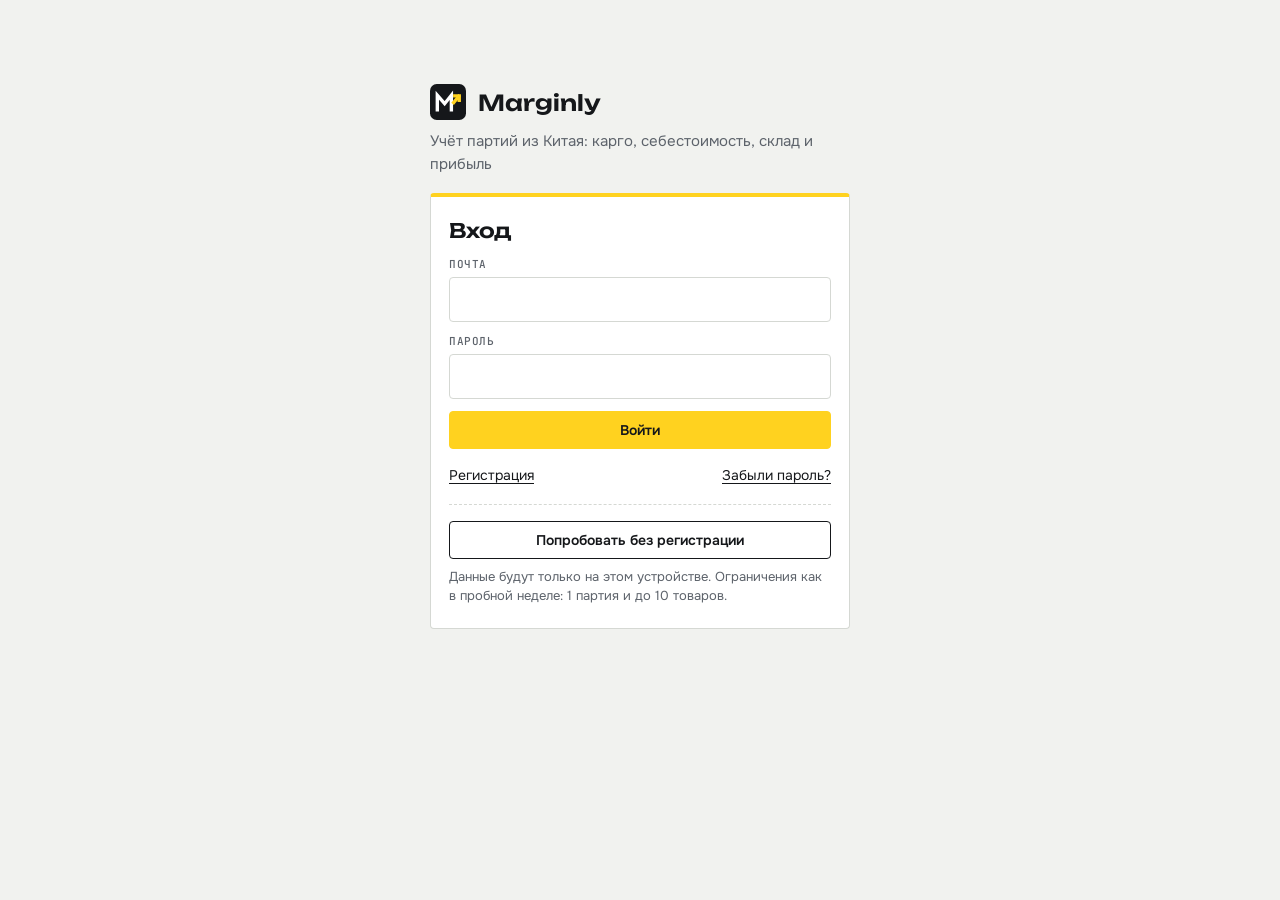
<file: marginly/server/web/index.html>
<!doctype html>
<html lang="ru">
<head>
<meta charset="utf-8">
<meta name="viewport" content="width=device-width, initial-scale=1, viewport-fit=cover">
<meta name="color-scheme" content="light dark">
<meta name="theme-color" content="#15171a">
<title>Marginly</title>
<meta name="description" content="Учёт партий из Китая: карго, себестоимость, склад, заказы и прибыль">
<link rel="icon" href="favicon.svg" type="image/svg+xml">
<style>
@font-face {
  font-family: 'JetBrains Mono';
  font-style: normal;
  font-weight: 400;
  font-display: swap;
  src: url(fonts/JetBrainsMono-400-cyrillic-b1b041.woff2) format('woff2');
  unicode-range: U+0301, U+0400-045F, U+0490-0491, U+04B0-04B1, U+2116;
}
@font-face {
  font-family: 'JetBrains Mono';
  font-style: normal;
  font-weight: 400;
  font-display: swap;
  src: url(fonts/JetBrainsMono-400-latin-480c06.woff2) format('woff2');
  unicode-range: U+0000-00FF, U+0131, U+0152-0153, U+02BB-02BC, U+02C6, U+02DA, U+02DC, U+0304, U+0308, U+0329, U+2000-206F, U+20AC, U+2122, U+2191, U+2193, U+2212, U+2215, U+FEFF, U+FFFD;
}
@font-face {
  font-family: 'JetBrains Mono';
  font-style: normal;
  font-weight: 500;
  font-display: swap;
  src: url(fonts/JetBrainsMono-500-cyrillic-b1b041.woff2) format('woff2');
  unicode-range: U+0301, U+0400-045F, U+0490-0491, U+04B0-04B1, U+2116;
}
@font-face {
  font-family: 'JetBrains Mono';
  font-style: normal;
  font-weight: 500;
  font-display: swap;
  src: url(fonts/JetBrainsMono-500-latin-480c06.woff2) format('woff2');
  unicode-range: U+0000-00FF, U+0131, U+0152-0153, U+02BB-02BC, U+02C6, U+02DA, U+02DC, U+0304, U+0308, U+0329, U+2000-206F, U+20AC, U+2122, U+2191, U+2193, U+2212, U+2215, U+FEFF, U+FFFD;
}
@font-face {
  font-family: 'Onest';
  font-style: normal;
  font-weight: 400;
  font-display: swap;
  src: url(fonts/Onest-400-cyrillic-4c7562.woff2) format('woff2');
  unicode-range: U+0301, U+0400-045F, U+0490-0491, U+04B0-04B1, U+2116;
}
@font-face {
  font-family: 'Onest';
  font-style: normal;
  font-weight: 400;
  font-display: swap;
  src: url(fonts/Onest-400-latin-cebbb5.woff2) format('woff2');
  unicode-range: U+0000-00FF, U+0131, U+0152-0153, U+02BB-02BC, U+02C6, U+02DA, U+02DC, U+0304, U+0308, U+0329, U+2000-206F, U+20AC, U+2122, U+2191, U+2193, U+2212, U+2215, U+FEFF, U+FFFD;
}
@font-face {
  font-family: 'Onest';
  font-style: normal;
  font-weight: 500;
  font-display: swap;
  src: url(fonts/Onest-500-cyrillic-4c7562.woff2) format('woff2');
  unicode-range: U+0301, U+0400-045F, U+0490-0491, U+04B0-04B1, U+2116;
}
@font-face {
  font-family: 'Onest';
  font-style: normal;
  font-weight: 500;
  font-display: swap;
  src: url(fonts/Onest-500-latin-cebbb5.woff2) format('woff2');
  unicode-range: U+0000-00FF, U+0131, U+0152-0153, U+02BB-02BC, U+02C6, U+02DA, U+02DC, U+0304, U+0308, U+0329, U+2000-206F, U+20AC, U+2122, U+2191, U+2193, U+2212, U+2215, U+FEFF, U+FFFD;
}
@font-face {
  font-family: 'Onest';
  font-style: normal;
  font-weight: 600;
  font-display: swap;
  src: url(fonts/Onest-600-cyrillic-4c7562.woff2) format('woff2');
  unicode-range: U+0301, U+0400-045F, U+0490-0491, U+04B0-04B1, U+2116;
}
@font-face {
  font-family: 'Onest';
  font-style: normal;
  font-weight: 600;
  font-display: swap;
  src: url(fonts/Onest-600-latin-cebbb5.woff2) format('woff2');
  unicode-range: U+0000-00FF, U+0131, U+0152-0153, U+02BB-02BC, U+02C6, U+02DA, U+02DC, U+0304, U+0308, U+0329, U+2000-206F, U+20AC, U+2122, U+2191, U+2193, U+2212, U+2215, U+FEFF, U+FFFD;
}
@font-face {
  font-family: 'Onest';
  font-style: normal;
  font-weight: 700;
  font-display: swap;
  src: url(fonts/Onest-700-cyrillic-4c7562.woff2) format('woff2');
  unicode-range: U+0301, U+0400-045F, U+0490-0491, U+04B0-04B1, U+2116;
}
@font-face {
  font-family: 'Onest';
  font-style: normal;
  font-weight: 700;
  font-display: swap;
  src: url(fonts/Onest-700-latin-cebbb5.woff2) format('woff2');
  unicode-range: U+0000-00FF, U+0131, U+0152-0153, U+02BB-02BC, U+02C6, U+02DA, U+02DC, U+0304, U+0308, U+0329, U+2000-206F, U+20AC, U+2122, U+2191, U+2193, U+2212, U+2215, U+FEFF, U+FFFD;
}
@font-face {
  font-family: 'Unbounded';
  font-style: normal;
  font-weight: 500;
  font-display: swap;
  src: url(fonts/Unbounded-500-cyrillic-c86556.woff2) format('woff2');
  unicode-range: U+0301, U+0400-045F, U+0490-0491, U+04B0-04B1, U+2116;
}
@font-face {
  font-family: 'Unbounded';
  font-style: normal;
  font-weight: 500;
  font-display: swap;
  src: url(fonts/Unbounded-500-latin-06f2e4.woff2) format('woff2');
  unicode-range: U+0000-00FF, U+0131, U+0152-0153, U+02BB-02BC, U+02C6, U+02DA, U+02DC, U+0304, U+0308, U+0329, U+2000-206F, U+20AC, U+2122, U+2191, U+2193, U+2212, U+2215, U+FEFF, U+FFFD;
}
@font-face {
  font-family: 'Unbounded';
  font-style: normal;
  font-weight: 600;
  font-display: swap;
  src: url(fonts/Unbounded-600-cyrillic-c86556.woff2) format('woff2');
  unicode-range: U+0301, U+0400-045F, U+0490-0491, U+04B0-04B1, U+2116;
}
@font-face {
  font-family: 'Unbounded';
  font-style: normal;
  font-weight: 600;
  font-display: swap;
  src: url(fonts/Unbounded-600-latin-06f2e4.woff2) format('woff2');
  unicode-range: U+0000-00FF, U+0131, U+0152-0153, U+02BB-02BC, U+02C6, U+02DA, U+02DC, U+0304, U+0308, U+0329, U+2000-206F, U+20AC, U+2122, U+2191, U+2193, U+2212, U+2215, U+FEFF, U+FFFD;
}

[hidden] { display: none !important; }
img { max-width: 100%; }
/* Складская накладная: бумага, чернила, жёлтая грузовая лента. Плоско, острые углы, цифры моноширинным. */
:root {
  --paper: #f1f2ef;
  --sheet: #ffffff;
  --sheet-2: #e7e9e5;
  --line: #d5d8d3;
  --ink: #15171a;
  --muted: #5d636b;
  --tape: #ffd21f;
  --tape-ink: #15171a;
  --pos: #0b7a4b;
  --neg: #c2362f;
  --link: #15171a;
  --f-display: "Unbounded", "Onest", system-ui, sans-serif;
  --f-body: "Onest", system-ui, -apple-system, "Segoe UI", Roboto, sans-serif;
  --f-mono: "JetBrains Mono", ui-monospace, "SFMono-Regular", Menlo, Consolas, monospace;
  --r: 4px;
  --nav-h: 62px;
  color-scheme: light;
}
@media (prefers-color-scheme: dark) {
  :root:not([data-theme="light"]) {
    --paper: #111214; --sheet: #1a1c1f; --sheet-2: #24272b; --line: #2e3237;
    --ink: #eceeef; --muted: #959ba3; --tape: #f2c419; --tape-ink: #111214;
    --pos: #3fcb8b; --neg: #ff7a6b; --link: #eceeef; color-scheme: dark;
  }
}
:root[data-theme="dark"] {
  --paper: #111214; --sheet: #1a1c1f; --sheet-2: #24272b; --line: #2e3237;
  --ink: #eceeef; --muted: #959ba3; --tape: #f2c419; --tape-ink: #111214;
  --pos: #3fcb8b; --neg: #ff7a6b; --link: #eceeef; color-scheme: dark;
}

* { box-sizing: border-box; }
html, body { margin: 0; }
body {
  background: var(--paper); color: var(--ink);
  font: 15px/1.5 var(--f-body);
  -webkit-font-smoothing: antialiased; -webkit-tap-highlight-color: transparent;
}
a { color: var(--link); text-decoration: underline; text-decoration-thickness: 1px; text-underline-offset: 3px; }
h1 { font: 600 22px/1.2 var(--f-display); margin: 0; letter-spacing: -.01em; text-wrap: balance; }
h2 { font: 600 16px/1.3 var(--f-body); margin: 0; }
h3 { font: 500 12px/1.4 var(--f-mono); margin: 0 0 8px; color: var(--muted); text-transform: uppercase; letter-spacing: .06em; }
.num, .calc .v, td.num { font-family: var(--f-mono); font-variant-numeric: tabular-nums; letter-spacing: -.02em; }
.muted { color: var(--muted); }
.pos { color: var(--pos); }
.neg { color: var(--neg); }
.small { font-size: 13px; }

/* ── каркас ── */
.layout { min-height: 100vh; }
.view { padding: 16px 16px calc(var(--nav-h) + 24px + env(safe-area-inset-bottom)); max-width: 1080px; margin: 0 auto; }
.nav {
  position: fixed; left: 0; right: 0; bottom: 0; z-index: 20;
  display: flex; justify-content: space-around; align-items: stretch;
  height: calc(var(--nav-h) + env(safe-area-inset-bottom)); padding-bottom: env(safe-area-inset-bottom);
  background: var(--sheet); border-top: 1px solid var(--line);
}
.nav .brand { display: none; }
.nav a {
  flex: 1; display: flex; flex-direction: column; align-items: center; justify-content: center; gap: 3px;
  color: var(--muted); font-size: 11px; font-weight: 500; text-decoration: none; position: relative;
}
.nav a svg { width: 21px; height: 21px; fill: none; stroke: currentColor; stroke-width: 1.7; stroke-linecap: square; stroke-linejoin: miter; }
.nav a.active { color: var(--ink); }
.nav a.active::before { content: ""; position: absolute; top: -1px; left: 22%; right: 22%; height: 3px; background: var(--tape); }

@media (min-width: 900px) {
  .layout { display: grid; grid-template-columns: 216px 1fr; }
  .nav {
    position: sticky; top: 0; height: 100vh; flex-direction: column; justify-content: flex-start;
    gap: 0; padding: 18px 0; border-top: 0; border-right: 1px solid var(--line);
  }
  .nav .brand { display: flex; align-items: center; gap: 10px; font: 600 16px var(--f-display); padding: 2px 20px 22px; }
  .nav .brand svg, .nav .brand img { width: 28px; height: 28px; }
  .nav a { flex: none; flex-direction: row; justify-content: flex-start; gap: 12px; padding: 11px 20px; font-size: 14px; }
  .nav a:hover { color: var(--ink); background: var(--sheet-2); }
  .nav a.active { background: var(--sheet-2); }
  .nav a.active::before { top: 0; bottom: 0; left: 0; right: auto; width: 4px; height: auto; }
  .view { padding: 30px 36px 48px; width: 100%; }
}

.page-head { display: flex; align-items: flex-end; justify-content: space-between; gap: 12px; margin: 4px 0 20px; flex-wrap: wrap; padding-bottom: 14px; border-bottom: 2px solid var(--ink); }
.back { display: inline-flex; align-items: center; gap: 4px; color: var(--muted); font: 500 12px var(--f-mono); text-transform: uppercase; letter-spacing: .05em; margin-bottom: 8px; text-decoration: none; }
.section { margin: 30px 0 0; }
.row { display: flex; align-items: center; gap: 8px; flex-wrap: wrap; }
.spacer { flex: 1; }

/* ── блоки ── */
.card { background: var(--sheet); border: 1px solid var(--line); border-radius: var(--r); padding: 16px; }
.card + .card { margin-top: 8px; }
.grid { display: grid; gap: 0; }

/* итоговые цифры — как строка в накладной: ячейки через линию */
.kpis { grid-template-columns: repeat(2, minmax(0, 1fr)); gap: 1px; background: var(--line); border: 1px solid var(--line); border-radius: var(--r); overflow: hidden; }
@media (min-width: 700px) { .kpis { grid-template-columns: repeat(4, minmax(0, 1fr)); } }
.kpis.three { grid-template-columns: repeat(3, minmax(0, 1fr)); }
.kpis > .card { border: 0; border-radius: 0; margin: 0; }
.kpi { padding: 14px 16px; }
.kpi .label { color: var(--muted); font: 500 11px/1.4 var(--f-mono); text-transform: uppercase; letter-spacing: .05em; }
.kpi .value { font: 500 21px/1.25 var(--f-mono); margin-top: 6px; letter-spacing: -.03em; }
.kpi .hint { color: var(--muted); font-size: 12px; margin-top: 4px; }
.kpi.hero { grid-column: 1 / -1; padding: 18px 16px 20px; }
.kpi.hero .value { font: 600 38px/1.1 var(--f-display); letter-spacing: -.02em; margin-top: 8px; }
@media (min-width: 700px) { .kpi.hero .value { font-size: 46px; } }

/* предупреждение — полоса грузовой ленты */
.alert { position: relative; background: var(--sheet); border: 1px solid var(--line); border-radius: var(--r); padding: 12px 14px 12px 30px; font-weight: 500; display: flex; gap: 10px; align-items: center; overflow: hidden; }
.alert::before { content: ""; position: absolute; left: 0; top: 0; bottom: 0; width: 14px;
  background: repeating-linear-gradient(-45deg, var(--tape) 0 6px, var(--tape-ink) 6px 12px); }
.alert a { color: inherit; }

/* шкала окупаемости — с делениями, как линейка */
.progress { height: 10px; background: var(--sheet-2); margin-top: 12px; position: relative; border-radius: 1px; overflow: hidden; }
.progress > div { height: 100%; background: var(--pos); }
.progress::after { content: ""; position: absolute; inset: 0; background: repeating-linear-gradient(90deg, transparent 0 calc(10% - 1px), var(--sheet) calc(10% - 1px) 10%); }

.list-link { display: block; color: inherit; text-decoration: none; }
a.card.list-link:hover { border-color: var(--ink); }
.list-link:active { opacity: .7; }

/* ── расчёт ── */
.calc { display: grid; grid-template-columns: 1fr auto; gap: 7px 16px; }
.calc .k { color: var(--muted); }
.calc .v { text-align: right; }
.calc .sep { grid-column: 1 / -1; border-top: 1px dashed var(--line); margin: 4px 0; }
.calc .strong { font-weight: 600; color: var(--ink); }
@media (min-width: 700px) { .calc.two { grid-template-columns: 1fr auto 1fr auto; column-gap: 28px; } }

.chips { display: flex; gap: 6px; flex-wrap: wrap; }
.chip { display: inline-flex; align-items: center; gap: 4px; padding: 2px 7px; border-radius: 2px; border: 1px solid var(--line); background: transparent; font: 500 11.5px/1.5 var(--f-mono); color: var(--muted); white-space: nowrap; }
.chip.ok { color: var(--pos); border-color: currentColor; }
.chip.bad { color: var(--neg); border-color: currentColor; }
.chip.warn { color: var(--tape-ink); background: var(--tape); border-color: var(--tape); }
.chip.accent { color: var(--ink); border-color: var(--ink); }
button.chip { cursor: pointer; }

/* ── товары ── */
.item { display: grid; grid-template-columns: 72px 1fr; gap: 14px; align-items: start; }
.thumb {
  width: 72px; height: 72px; border-radius: 2px; background: var(--sheet-2);
  display: flex; align-items: center; justify-content: center; color: var(--muted);
  font: 500 10px/1.2 var(--f-mono); text-transform: uppercase; letter-spacing: .04em; text-align: center;
  border: 1px dashed var(--line); padding: 4px; cursor: pointer; overflow: hidden;
}
.thumb:has(img) { border-style: solid; padding: 0; }
.thumb img { width: 100%; height: 100%; object-fit: cover; }
.item-title { font-weight: 600; font-size: 16px; }
.item-meta { display: grid; grid-template-columns: repeat(auto-fill, minmax(150px, 1fr)); gap: 4px 14px; margin-top: 10px; font-size: 13px; }
.item-meta div { font-family: var(--f-mono); letter-spacing: -.02em; white-space: nowrap; }
.item-meta div span { color: var(--muted); font-family: var(--f-body); letter-spacing: 0; }
.item-actions { display: flex; gap: 6px; flex-wrap: wrap; margin-top: 12px; }
.yuan { display: flex; align-items: center; gap: 8px; margin-top: 10px; }
.yuan input { width: 110px; font-family: var(--f-mono); }
.yuan.missing input { border-color: var(--tape); box-shadow: inset 0 0 0 1px var(--tape); }

.stock-grid { display: grid; grid-template-columns: repeat(2, minmax(0, 1fr)); gap: 8px; }
@media (min-width: 700px) { .stock-grid { grid-template-columns: repeat(4, minmax(0, 1fr)); } }
.tile { padding: 0; overflow: hidden; cursor: pointer; text-align: left; font: inherit; color: inherit; margin: 0 !important; }
.tile:hover { border-color: var(--ink); }
.tile .ph { aspect-ratio: 1; background: var(--sheet-2); display: flex; align-items: center; justify-content: center; color: var(--muted); font: 500 11px var(--f-mono); text-transform: uppercase; letter-spacing: .05em; border-bottom: 1px solid var(--line); }
.tile .ph img { width: 100%; height: 100%; object-fit: cover; }
.tile .body { padding: 10px 12px 12px; }
.tile .t { font-weight: 600; font-size: 14px; line-height: 1.3; }
.tile .p { font: 500 16px var(--f-mono); margin-top: 4px; letter-spacing: -.02em; }
.tile.soldout { opacity: .5; }

.photos { display: grid; grid-template-columns: repeat(auto-fill, minmax(88px, 1fr)); gap: 8px; }
.photos .ph { position: relative; aspect-ratio: 1; border-radius: 2px; overflow: hidden; background: var(--sheet-2); }
.photos .ph img { width: 100%; height: 100%; object-fit: cover; cursor: zoom-in; }
.photos .ph button { position: absolute; top: 4px; right: 4px; width: 26px; height: 26px; border-radius: 2px; border: 0; background: rgba(0,0,0,.65); color: #fff; cursor: pointer; font-size: 12px; padding: 0; }
.photos label.add { aspect-ratio: 1; border: 1px dashed var(--muted); border-radius: 2px; display: flex; flex-direction: column; align-items: center; justify-content: center; color: var(--muted); cursor: pointer; font: 500 11px var(--f-mono); text-transform: uppercase; gap: 2px; }
.photos label.add b { font: 300 26px var(--f-body); }

/* ── график ── */
.chart { display: flex; gap: 4px; height: 170px; align-items: stretch; }
.chart .col { flex: 1; min-width: 0; display: flex; flex-direction: column; align-items: center; gap: 6px; }
.chart .bars { flex: 1; width: 100%; display: flex; align-items: flex-end; justify-content: center; gap: 2px; border-bottom: 1px solid var(--ink); }
.chart .bars i { width: 36%; max-width: 20px; background: var(--ink); }
.chart .bars i.profit { background: var(--tape); }
.chart .col span { font: 11px var(--f-mono); color: var(--muted); white-space: nowrap; overflow: hidden; text-overflow: ellipsis; max-width: 100%; }
.legend { display: flex; gap: 14px; font-size: 12px; color: var(--muted); margin-top: 8px; }
.legend i { display: inline-block; width: 10px; height: 10px; margin-right: 5px; vertical-align: -1px; }

/* ── формы ── */
button, .btn {
  font: 600 14px var(--f-body); border-radius: var(--r); border: 1px solid var(--ink);
  background: transparent; color: var(--ink); padding: 9px 14px; cursor: pointer; display: inline-flex; align-items: center; gap: 6px; justify-content: center;
}
button:hover { background: var(--sheet-2); }
button:active { transform: translateY(1px); }
button:focus-visible, a:focus-visible, input:focus-visible, select:focus-visible { outline: 2px solid var(--tape); outline-offset: 2px; }
button.primary { background: var(--tape); border-color: var(--tape); color: var(--tape-ink); }
button.primary:hover { filter: brightness(.95); background: var(--tape); }
button.danger { color: var(--neg); border-color: var(--neg); }
button.sm { padding: 6px 11px; font-size: 13px; }
button.block { width: 100%; }
button:disabled { opacity: .4; cursor: default; }
.icon-btn { border: 0; background: transparent; padding: 6px 8px; font-size: 16px; color: var(--muted); }
.icon-btn:hover { color: var(--ink); background: transparent; }

label.f { display: block; margin-bottom: 12px; }
label.f > span { display: block; font: 500 11px/1.4 var(--f-mono); text-transform: uppercase; letter-spacing: .05em; color: var(--muted); margin-bottom: 5px; }
input, select, textarea {
  font: inherit; color: var(--ink); background: var(--sheet); border: 1px solid var(--line);
  border-radius: var(--r); padding: 10px 12px; width: 100%; min-width: 0;
}
input[type="number"] { font-family: var(--f-mono); }
input:focus, select:focus, textarea:focus { outline: none; border-color: var(--ink); }
.f-row { display: grid; grid-template-columns: 1fr 1fr; gap: 10px; }
.f-row.three { grid-template-columns: 1fr 1fr 1fr; }
@media (max-width: 420px) { .f-row.three { grid-template-columns: 1fr 1fr; } }
.hint-line { font-size: 13px; color: var(--muted); margin: -4px 0 12px; }
.seg { display: inline-flex; border: 1px solid var(--ink); border-radius: var(--r); overflow: hidden; }
.seg button { border: 0; border-radius: 0; background: transparent; padding: 7px 12px; font-size: 13px; color: var(--ink); }
.seg button + button { border-left: 1px solid var(--ink); }
.seg button.on { background: var(--ink); color: var(--paper); }
.search { max-width: 320px; }
.check { display: flex; align-items: center; gap: 8px; margin-bottom: 12px; }
.check input { width: auto; accent-color: var(--ink); }

table.t { width: 100%; border-collapse: collapse; font-size: 14px; }
table.t th { text-align: left; font: 500 11px var(--f-mono); text-transform: uppercase; letter-spacing: .05em; color: var(--muted); padding: 8px; border-bottom: 1px solid var(--ink); }
table.t td { padding: 9px 8px; border-bottom: 1px solid var(--line); vertical-align: middle; }
table.t td input { padding: 6px 8px; }

.empty { text-align: center; color: var(--muted); padding: 40px 16px; }
.empty b { display: block; color: var(--ink); font-size: 16px; margin-bottom: 4px; }

/* ── окно ── */
.sheet { position: fixed; inset: 0; z-index: 50; display: flex; align-items: flex-end; justify-content: center; }
.sheet[hidden] { display: none; }
.sheet-backdrop { position: absolute; inset: 0; background: rgba(10, 11, 13, .5); }
.sheet-panel {
  position: relative; background: var(--sheet); width: 100%; max-width: 540px; max-height: 92vh; overflow: auto;
  border-radius: 6px 6px 0 0; border-top: 4px solid var(--tape); padding: 0 16px calc(20px + env(safe-area-inset-bottom));
  animation: up .16s ease-out;
}
@media (min-width: 700px) { .sheet { align-items: center; } .sheet-panel { border-radius: var(--r); padding-bottom: 20px; } }
@keyframes up { from { transform: translateY(20px); opacity: .6; } to { transform: none; opacity: 1; } }
@media (prefers-reduced-motion: reduce) { .sheet-panel { animation: none; } }
.sheet-head { position: sticky; top: 0; background: var(--sheet); display: flex; align-items: center; justify-content: space-between; padding: 14px 0 12px; z-index: 1; border-bottom: 1px solid var(--line); margin-bottom: 14px; }
.sheet-head h2 { font: 600 15px var(--f-display); }

.lightbox { position: fixed; inset: 0; z-index: 60; background: rgba(0,0,0,.92); display: flex; align-items: center; justify-content: center; cursor: zoom-out; }
.lightbox[hidden] { display: none; }
.lightbox img { max-width: 96vw; max-height: 92vh; }

.toast {
  position: fixed; left: 50%; transform: translateX(-50%); bottom: calc(var(--nav-h) + 16px + env(safe-area-inset-bottom));
  background: var(--ink); color: var(--paper); padding: 10px 16px; border-radius: var(--r); border-left: 6px solid var(--tape);
  z-index: 70; font-weight: 500; max-width: calc(100vw - 32px);
}
.toast[hidden] { display: none; }
@media (min-width: 900px) { .toast { bottom: 24px; } }

/* ── склад ── */
.stock-count b { color: var(--ink); font-weight: 500; }
.tile-sell { margin-top: 10px; }
.toast { display: flex; align-items: center; gap: 14px; width: max-content; }
.toast-btn { border: 0; background: var(--tape); color: var(--tape-ink); padding: 6px 10px; font-size: 13px; flex: none; }
.toast-btn:hover { background: var(--tape); filter: brightness(.95); }

.nav a span { white-space: nowrap; }
@media (max-width: 420px) { .nav a { font-size: 10px; } }

/* ── Marginly: вход ── */
body.auth-mode .nav, body.auth-mode .banners { display: none; }
body.auth-mode .layout { display: block; }
body.auth-mode .view { padding-bottom: 32px; }
.auth { max-width: 420px; margin: 0 auto; padding-top: 6vh; }
.auth-brand { display: flex; align-items: center; gap: 12px; font: 600 22px var(--f-display); }
.auth-brand svg, .nav .brand svg { width: 36px; height: 36px; flex: none; }
.nav .brand svg { width: 28px; height: 28px; }
.auth-tag { color: var(--muted); margin: 10px 0 18px; }
.auth-card { padding: 22px 18px; border-top: 4px solid var(--tape); }
.auth-card h1 { font-size: 20px; margin-bottom: 14px; }
.auth-note { color: var(--muted); font-size: 14px; margin: 0 0 14px; }
.auth-links { display: flex; justify-content: space-between; gap: 12px; margin-top: 16px; font-size: 14px; flex-wrap: wrap; }
.auth .check { align-items: flex-start; font-size: 13px; color: var(--muted); }
.auth .check input { margin-top: 3px; }
.code-input { font: 500 24px var(--f-mono); letter-spacing: .3em; text-align: center; }
a.btn { text-decoration: none; }

/* ── плашки ── */
.banners { max-width: 1080px; margin: 0 auto; padding: 12px 16px 0; display: grid; gap: 6px; }
@media (min-width: 900px) { .banners { padding: 20px 36px 0; } }
.banner { background: var(--tape); color: var(--tape-ink); border-radius: var(--r); padding: 9px 12px; font-size: 14px; font-weight: 500; }
.banner a { color: inherit; font-weight: 600; }
.banner.bad { background: var(--neg); color: #fff; }
.banner.muted { background: var(--sheet-2); color: var(--muted); font-weight: 400; }

/* ── главная ── */
.transit { display: flex; justify-content: space-between; align-items: center; gap: 10px; margin-bottom: 10px; flex-wrap: wrap; }
.onboarding { margin-bottom: 12px; border-top: 4px solid var(--tape); }
.onboarding ol { margin: 8px 0 14px; padding-left: 20px; color: var(--muted); display: grid; gap: 4px; }

/* ── заказы ── */
.order { display: grid; grid-template-columns: 56px minmax(0, 1fr) auto; gap: 12px; align-items: center; cursor: pointer; }
.order:hover { border-color: var(--ink); }
.order .thumb.sm { width: 56px; height: 56px; font-size: 9px; cursor: pointer; }
.order-main { display: grid; gap: 3px; min-width: 0; }
.order-main .row { gap: 8px; }
.order-act { display: flex; gap: 6px; }
@media (max-width: 480px) { .order { grid-template-columns: 56px minmax(0, 1fr); } .order-act { grid-column: 2; } }
.thumb.sm { width: 56px; height: 56px; }
.ret-choice { display: grid; gap: 8px; }
.ret-choice button { flex-direction: column; align-items: flex-start; text-align: left; padding: 12px 14px; gap: 2px; }
.ret-choice button span { font-weight: 400; font-size: 13px; opacity: .85; }
button.ghost { border-color: transparent; color: var(--muted); }
button.ghost:hover { color: var(--ink); }
#otabs { flex-wrap: wrap; }
.auth-demo { margin-top: 18px; padding-top: 16px; border-top: 1px dashed var(--line); }
.auth-demo .hint-line { margin: 8px 0 0; }
.auth-server { text-align: center; margin-top: 14px; }

</style>
</head>
<body>
<div class="layout">
    <nav class="nav" id="nav">
      <div class="brand"><svg viewBox="0 0 64 64" aria-hidden="true"><rect width="64" height="64" rx="12" fill="#15171a"/><path d="M13 46V20l13 15 12-15v26" fill="none" stroke="#fff" stroke-width="6" stroke-linejoin="miter" stroke-linecap="square"/><path d="M42 33l9-11" stroke="#ffd21f" stroke-width="6" stroke-linecap="square"/><path d="M44 21h8v8" fill="none" stroke="#ffd21f" stroke-width="6" stroke-linecap="square"/></svg><span>Marginly</span></div>
      <a href="#" data-route="home"><svg viewBox="0 0 24 24"><path d="M3 11l9-7 9 7v9a1 1 0 0 1-1 1h-5v-6H9v6H4a1 1 0 0 1-1-1z"/></svg><span>Главная</span></a>
      <a href="#batches" data-route="batches"><svg viewBox="0 0 24 24"><path d="M21 8l-9-5-9 5 9 5 9-5zM3 8v8l9 5 9-5V8M12 13v8"/></svg><span>Партии</span></a>
      <a href="#stock" data-route="stock"><svg viewBox="0 0 24 24"><path d="M4 4h7v7H4zM13 4h7v7h-7zM4 13h7v7H4zM13 13h7v7h-7z"/></svg><span>Склад</span></a>
      <a href="#orders" data-route="orders"><svg viewBox="0 0 24 24"><path d="M4 19V5M4 19h16M8 15l4-4 3 3 5-6"/></svg><span>Заказы</span></a>
      <a href="#options" data-route="options"><svg viewBox="0 0 24 24"><circle cx="12" cy="12" r="3"/><path d="M19.4 15a1.7 1.7 0 0 0 .3 1.8l.1.1a2 2 0 1 1-2.8 2.8l-.1-.1a1.7 1.7 0 0 0-1.8-.3 1.7 1.7 0 0 0-1 1.5V21a2 2 0 1 1-4 0v-.1a1.7 1.7 0 0 0-1.1-1.5 1.7 1.7 0 0 0-1.8.3l-.1.1a2 2 0 1 1-2.8-2.8l.1-.1a1.7 1.7 0 0 0 .3-1.8 1.7 1.7 0 0 0-1.5-1H3a2 2 0 1 1 0-4h.1a1.7 1.7 0 0 0 1.5-1.1 1.7 1.7 0 0 0-.3-1.8l-.1-.1a2 2 0 1 1 2.8-2.8l.1.1a1.7 1.7 0 0 0 1.8.3H9a1.7 1.7 0 0 0 1-1.5V3a2 2 0 1 1 4 0v.1a1.7 1.7 0 0 0 1 1.5 1.7 1.7 0 0 0 1.8-.3l.1-.1a2 2 0 1 1 2.8 2.8l-.1.1a1.7 1.7 0 0 0-.3 1.8V9a1.7 1.7 0 0 0 1.5 1H21a2 2 0 1 1 0 4h-.1a1.7 1.7 0 0 0-1.5 1z"/></svg><span>Настройки</span></a>
    </nav>
    <main class="main"><div id="banner" class="banners" hidden></div><div id="view" class="view"></div></main>
  </div>
  <div id="sheet" class="sheet" hidden>
    <div class="sheet-backdrop" data-close></div>
    <div class="sheet-panel" role="dialog" aria-modal="true">
      <div class="sheet-head"><h2 id="sheet-title"></h2><button class="icon-btn" data-close aria-label="Закрыть">✕</button></div>
      <div id="sheet-body" class="sheet-body"></div>
    </div>
  </div>
  <div id="lightbox" class="lightbox" hidden><img alt=""></div>
  <div id="toast" class="toast" hidden></div>
  <script>
'use strict';
/* Данные и расчёты Marginly. Хранилище — DB (см. sync.js), фото — ASSETS.
   Заказы: ordered → shipped → sold, или cancelled / returned (restock | writeoff). */

const DEFAULTS = {
  cny_markup: 0.5, usd_rate: 89.5, cargo_usd_per_kg: 2.9, rf_delivery_rub: 2000,
  stale_days: 14, cny_cbr: 12.3, cny_cbr_date: '',
};
const DEFAULT_CATEGORIES = [
  ['Футболка', 0.3, 2000], ['Худи / свитшот', 0.8, 3000], ['Штаны', 0.6, 2500], ['Куртка / ветровка', 1.0, 3500],
  ['Пуховик', 1.5, 4000], ['Обувь (с коробкой)', 1.5, 4000], ['Аксессуары', 0.2, 1000],
];
const COLLS = ['categories', 'batches', 'items', 'orders', 'expenses', 'photos'];
const STATUS = {
  ordered: 'Заказан', shipped: 'Отправлен', sold: 'Продан', cancelled: 'Отменён', returned: 'Возврат',
};
const S = { settings: {}, ready: false, failed: '', plan: null, email: '' };
COLLS.forEach((c) => (S[c] = new Map()));
let DB = null;
let ASSETS = null;
let API_BASE = '';

const r2 = (x) => Math.round((x + Number.EPSILON) * 100) / 100;
const pad = (n) => String(n).padStart(2, '0');
function nowIso() { const d = new Date(); return `${d.getFullYear()}-${pad(d.getMonth() + 1)}-${pad(d.getDate())} ${pad(d.getHours())}:${pad(d.getMinutes())}:${pad(d.getSeconds())}`; }
const todayIso = () => nowIso().slice(0, 10);
const parseTs = (s) => (s ? new Date(String(s).replace(' ', 'T')) : null);
function daysSince(ts) { const d = parseTs(ts); return d && !isNaN(d) ? Math.floor((Date.now() - d) / 86400000) : 0; }

class ApiError extends Error {}
const fail = (msg) => { throw new ApiError(msg); };

/* ───── состояние заказа ───── */
const holdsStock = (o) => ['ordered', 'shipped', 'sold'].includes(o.status) || (o.status === 'returned' && o.return_action === 'writeoff');
const isOpen = (o) => o.status === 'ordered' || o.status === 'shipped';

/* ───── запись ───── */
function clean(o) { const { id, ...rest } = o; return rest; }
async function put(coll, id, data) {
  const body = clean(data);
  S[coll].set(id, { ...body, id });
  await DB.collection(coll).doc(id).set(body);
}
async function patch(coll, id, data) {
  const cur = S[coll].get(id);
  if (!cur) fail('Запись не найдена');
  await put(coll, id, { ...cur, ...data });
}
async function del(coll, id) { S[coll].delete(id); await DB.collection(coll).doc(id).delete(); }
const newId = (coll) => DB.collection(coll).doc().id;
const list = (coll) => [...S[coll].values()];

/* ───── расчёт партии ───── */
function calcBatch(p, items, orders, expenses) {
  const totalWeight = items.reduce((a, i) => a + Math.max(i.qty, 0) * Math.max(i.weight_kg, 0), 0);
  const has = totalWeight > 0;
  const cargo = totalWeight * p.cargo_usd_per_kg * p.usd_rate;
  const rf = has ? p.rf_delivery_rub : 0;
  const logistics = cargo + rf;
  const perKg = has ? logistics / totalWeight : 0;
  const byItem = {};
  orders.forEach((o) => (byItem[o.item_id] ||= []).push(o));

  const calcs = {};
  let buyTotal = 0, plannedRevenue = 0, revenue = 0, soldCost = 0, returnLoss = 0, returnExtra = 0, inTransit = 0;
  const remainingPrices = [];
  for (const it of items) {
    const unitBuy = it.buy_cny * p.cny_rate;
    const unitLog = it.weight_kg * perKg;
    const unitCost = unitBuy + unitLog;
    const os = byItem[it.id] || [];
    const sum = (f, pred) => os.filter(pred).reduce((a, o) => a + f(o), 0);
    const out = sum((o) => o.qty, holdsStock);
    const sold = sum((o) => o.qty, (o) => o.status === 'sold');
    const inOrders = sum((o) => o.qty, isOpen);
    const writtenOff = sum((o) => o.qty, (o) => o.status === 'returned' && o.return_action === 'writeoff');
    const itRevenue = sum((o) => o.price * o.qty - (o.extra_cost || 0), (o) => o.status === 'sold');
    const itReturnCost = sum((o) => o.extra_cost || 0, (o) => o.status === 'returned');
    const itTransit = sum((o) => o.price * o.qty, isOpen);
    const stock = Math.max(it.qty - out, 0);
    const unsold = Math.max(it.qty - sold - writtenOff, 0);
    const itLoss = itReturnCost + writtenOff * unitCost;

    buyTotal += unitBuy * it.qty;
    plannedRevenue += it.sell_price * it.qty;
    revenue += itRevenue;
    soldCost += unitCost * sold;
    returnLoss += itLoss;
    returnExtra += itReturnCost;
    inTransit += itTransit;
    for (let k = 0; k < unsold; k++) remainingPrices.push(it.sell_price);
    const margin = it.sell_price - unitCost;
    calcs[it.id] = {
      qty: it.qty, weight_kg: it.weight_kg, total_weight_kg: r2(it.weight_kg * it.qty),
      unit_buy_rub: r2(unitBuy), unit_logistics_rub: r2(unitLog), unit_cost_rub: r2(unitCost),
      unit_margin_rub: r2(margin), margin_pct: it.sell_price ? r2((margin / it.sell_price) * 100) : 0,
      sold, in_orders: inOrders, written_off: writtenOff, stock,
      revenue_rub: r2(itRevenue), profit_rub: r2(itRevenue - unitCost * sold - itLoss), in_transit_rub: r2(itTransit),
    };
  }
  const totalCost = buyTotal + logistics + expenses;
  const plannedProfit = plannedRevenue - totalCost;
  // окупаемость — живые деньги: получено минус всё потраченное (списанная вещь уже в закупке)
  const payback = revenue - returnExtra - totalCost;
  let breakeven = 0;
  if (payback < 0) {
    breakeven = null;
    let acc = 0;
    const sorted = remainingPrices.sort((a, b) => b - a);
    for (let n = 0; n < sorted.length; n++) { acc += sorted[n]; if (acc >= -payback - 1e-9) { breakeven = n + 1; break; } }
  }
  const unitsTotal = items.reduce((a, i) => a + i.qty, 0);
  const unitsSold = Object.values(calcs).reduce((a, c) => a + c.sold, 0);
  const unitsStock = Object.values(calcs).reduce((a, c) => a + c.stock, 0);
  return {
    calc: {
      total_weight_kg: r2(totalWeight), cargo_rub: r2(cargo), rf_delivery_rub: r2(rf), logistics_rub: r2(logistics),
      logistics_per_kg_rub: r2(perKg), buy_rub: r2(buyTotal), expenses_rub: r2(expenses), total_cost_rub: r2(totalCost),
      units_total: unitsTotal, units_sold: unitsSold, units_left: unitsStock,
      planned_revenue_rub: r2(plannedRevenue), planned_profit_rub: r2(plannedProfit), revenue_rub: r2(revenue),
      return_loss_rub: r2(returnLoss), in_transit_rub: r2(inTransit),
      profit_rub: r2(revenue - soldCost - returnLoss - expenses), payback_rub: r2(payback),
      roi_pct: totalCost ? r2((plannedProfit / totalCost) * 100) : 0, breakeven_units: breakeven,
    },
    items: calcs,
  };
}

/* ───── сборка данных для экрана ───── */
function settingsOut() {
  const s = { ...DEFAULTS, ...S.settings };
  return { ...s, cny_rate: r2(s.cny_cbr + s.cny_markup) };
}
const photoUrl = (p) => (p.url ? API_BASE + p.url : '');
function photosOf(itemId) {
  return list('photos').filter((p) => p.item_id === itemId).sort((a, b) => (a.created_at > b.created_at ? 1 : -1))
    .map((p) => ({ id: p.id, url: photoUrl(p) }));
}
function batchFull(id) {
  const raw = S.batches.get(id);
  if (!raw) fail('Партия не найдена');
  const b = { ...raw };
  const cnyRate = r2(b.cny_cbr + b.cny_markup);
  const cats = S.categories;
  const items = list('items').filter((i) => i.batch_id === id)
    .sort((a, b2) => (a.created_at === b2.created_at ? (a.id > b2.id ? 1 : -1) : a.created_at > b2.created_at ? 1 : -1))
    .map((i) => ({ ...i, listed: !!i.listed, category: cats.get(i.category_id)?.name || null }));
  const ids = new Set(items.map((i) => i.id));
  const orders = list('orders').filter((o) => ids.has(o.item_id));
  const expenses = list('expenses').filter((e) => e.batch_id === id).sort((a, c) => (a.spent_at < c.spent_at ? 1 : -1));
  const res = calcBatch({ cny_rate: cnyRate, usd_rate: b.usd_rate, cargo_usd_per_kg: b.cargo_usd_per_kg, rf_delivery_rub: b.rf_delivery_rub },
    items, orders, expenses.reduce((a, e) => a + e.amount, 0));
  for (const i of items) {
    i.calc = res.items[i.id];
    i.photos = photosOf(i.id);
    i.batch_name = b.name;
    i.batch_status = b.status;
  }
  return { ...b, cny_rate: cnyRate, calc: res.calc, items, expenses, missing_buy_price: items.filter((i) => !(i.buy_cny > 0)).length };
}
const allBatches = () => list('batches').sort((a, b) => (a.created_at < b.created_at ? 1 : a.created_at > b.created_at ? -1 : 0)).map((b) => batchFull(b.id));
const outCount = (itemId) => list('orders').filter((o) => o.item_id === itemId && holdsStock(o)).reduce((a, o) => a + o.qty, 0);

/* ───── тариф ───── */
const planLimits = () => S.plan?.limits || null;
const canWrite = () => !S.plan || S.plan.can_write !== false;
function checkLimit(coll) {
  const lim = planLimits();
  if (!lim || !(coll in lim)) return;
  if (S[coll].size >= lim[coll]) {
    fail(coll === 'batches'
      ? `В пробный период — только ${lim.batches} партия. Оформи подписку, чтобы добавить ещё`
      : `В пробный период — до ${lim.items} товаров. Оформи подписку, чтобы добавить ещё`);
  }
}

/* ───── операции ───── */
const READ_OPS = new Set(['settings', 'categories', 'batches', 'batch', 'stock', 'orders', 'expenses', 'dashboard']);
const ops = {
  settings: () => settingsOut(),
  async saveSettings(body) {
    const next = { ...DEFAULTS, ...S.settings };
    for (const [k, v] of Object.entries(body)) if (v !== null && v !== undefined && k in DEFAULTS && k !== 'cny_cbr_date') next[k] = Number(v);
    if (body.cny_cbr != null) next.cny_cbr_date = `вручную ${todayIso()}`;
    S.settings = next;
    await DB.doc('app/settings').set(next);
    return settingsOut();
  },
  async setCbrRate(rate, date) {
    const cur = { ...DEFAULTS, ...S.settings };
    if (String(cur.cny_cbr_date).startsWith('вручную') && cur.cny_cbr_date.endsWith(todayIso())) return false;
    if (Math.abs(cur.cny_cbr - rate) < 0.00005 && cur.cny_cbr_date === date) return false;
    S.settings = { ...cur, cny_cbr: rate, cny_cbr_date: date };
    await DB.doc('app/settings').set(S.settings);
    return true;
  },
  categories: () => list('categories').sort((a, b) => a.sort - b.sort || (a.id > b.id ? 1 : -1)),
  async addDefaultCategories() {
    let n = 0;
    for (const [name, weight_kg, default_price] of DEFAULT_CATEGORIES) await put('categories', `c${n + 1}`, { name, weight_kg, default_price, sort: n++ });
  },
  async addCategory(b) {
    const sort = Math.max(0, ...list('categories').map((c) => c.sort || 0)) + 1;
    await put('categories', newId('categories'), { name: b.name.trim(), weight_kg: b.weight_kg, default_price: b.default_price || 0, sort });
  },
  async saveCategory(id, b) {
    if (!b.name?.trim()) fail('Впиши название типа');
    if (!(b.weight_kg > 0)) fail('Вес должен быть больше нуля');
    await patch('categories', id, { name: b.name.trim(), weight_kg: b.weight_kg, default_price: b.default_price || 0 });
  },
  delCategory: (id) => del('categories', id),

  batches: () => allBatches().map((b) => ({ ...b, items_count: b.items.length })),
  batch: (id) => batchFull(id),
  async createBatch(body) {
    checkLimit('batches');
    const s = settingsOut();
    const status = body.status || 'transit';
    const id = newId('batches');
    const pick = (k) => (body[k] === null || body[k] === undefined || body[k] === '' ? s[k] : Number(body[k]));
    await put('batches', id, {
      name: (body.name || '').trim() || `Партия №${S.batches.size + 1}`, status, created_at: nowIso(),
      received_at: status === 'received' ? nowIso() : null,
      cny_cbr: pick('cny_cbr'), cny_markup: pick('cny_markup'), usd_rate: pick('usd_rate'),
      cargo_usd_per_kg: pick('cargo_usd_per_kg'), rf_delivery_rub: pick('rf_delivery_rub'), note: body.note || '',
    });
    return batchFull(id);
  },
  async saveBatch(id, body) {
    const cur = S.batches.get(id);
    if (!cur) fail('Партия не найдена');
    const data = {};
    for (const k of ['name', 'status', 'note']) if (body[k] != null) data[k] = body[k];
    for (const k of ['cny_cbr', 'cny_markup', 'usd_rate', 'cargo_usd_per_kg', 'rf_delivery_rub']) if (body[k] != null) data[k] = Number(body[k]);
    if ('name' in data) data.name = data.name.trim() || cur.name;
    if (data.status === 'received' && !cur.received_at) data.received_at = nowIso();
    await patch('batches', id, data);
    return batchFull(id);
  },
  async delBatch(id) {
    for (const i of list('items').filter((i) => i.batch_id === id)) await ops.delItem(i.id, true);
    for (const e of list('expenses').filter((e) => e.batch_id === id)) await del('expenses', e.id);
    await del('batches', id);
  },

  async createItem(batchId, b) {
    batchFull(batchId);
    checkLimit('items');
    const cat = b.category_id ? S.categories.get(b.category_id) : null;
    if (b.category_id && !cat) fail('Нет такого типа вещи');
    const weight = b.weight_kg || cat?.weight_kg;
    if (!weight) fail('Выбери тип вещи — по нему ставится вес');
    if (!b.title?.trim()) fail('Впиши название');
    if (!(b.qty >= 1)) fail('Количество — от 1 шт');
    await put('items', newId('items'), {
      batch_id: batchId, category_id: b.category_id || null, title: b.title.trim(), color: (b.color || '').trim(), size: (b.size || '').trim(),
      qty: Math.floor(b.qty), weight_kg: weight, buy_cny: b.buy_cny || 0,
      sell_price: b.sell_price ?? cat?.default_price ?? 0, listed: !!b.listed, note: b.note || '', created_at: nowIso(),
    });
    return batchFull(batchId);
  },
  async saveItem(id, body) {
    const it = S.items.get(id);
    if (!it) fail('Товар не найден');
    const data = {};
    for (const [k, v] of Object.entries(body)) if (v !== null && v !== undefined && k !== 'reserved') data[k] = v;
    if (data.category_id && data.category_id !== it.category_id && body.weight_kg == null) {
      const cat = S.categories.get(data.category_id);
      if (!cat) fail('Нет такого типа вещи');
      data.weight_kg = cat.weight_kg;
    }
    if (data.title !== undefined && !String(data.title).trim()) fail('Впиши название');
    if (data.weight_kg !== undefined && !(data.weight_kg > 0)) fail('Вес должен быть больше нуля');
    if (data.buy_cny !== undefined && data.buy_cny < 0) fail('Цена не может быть отрицательной');
    const qty = data.qty ?? it.qty;
    const out = outCount(id);
    if (qty < 1) fail('Количество — от 1 шт');
    if (qty < out) fail(`${out} шт уже в заказах или проданы — меньше нельзя`);
    if ('listed' in data) data.listed = !!data.listed;
    await patch('items', id, data);
    return batchFull(it.batch_id);
  },
  async delItem(id, quiet) {
    const it = S.items.get(id);
    if (!it) return;
    for (const p of list('photos').filter((p) => p.item_id === id)) await ops.delPhoto(p.id);
    for (const o of list('orders').filter((o) => o.item_id === id)) await del('orders', o.id);
    await del('items', id);
    return quiet ? null : batchFull(it.batch_id);
  },
  stock() {
    const staleDays = settingsOut().stale_days;
    const out = [];
    for (const b of allBatches()) for (const i of b.items) {
      i.days_in_stock = b.status === 'received' ? daysSince(b.received_at) : 0;
      i.stale = b.status === 'received' && i.calc.stock > 0 && i.days_in_stock >= staleDays;
      out.push(i);
    }
    return out;
  },

  async uploadPhotos(itemId, files) {
    if (!ASSETS) fail('Фото сейчас недоступны');
    for (const f of files) {
      const blob = await compress(f);
      const res = await ASSETS.upload(blob);
      await put('photos', newId('photos'), { item_id: itemId, asset_id: res.id, url: res.url, created_at: nowIso() });
    }
    return photosOf(itemId);
  },
  async delPhoto(id) {
    const p = S.photos.get(id);
    if (!p) return;
    await del('photos', id);
    try { await ASSETS?.delete(p.asset_id); } catch { /* удалим при следующей возможности */ }
  },

  /* ── заказы ── */
  async createOrder(itemId, b) {
    const it = S.items.get(itemId);
    if (!it) fail('Товар не найден');
    const qty = Math.floor(b.qty || 0);
    if (qty < 1) fail('Количество — от 1 шт');
    const free = it.qty - outCount(itemId);
    if (qty > free) fail(`В наличии только ${Math.max(free, 0)} шт`);
    const status = b.status === 'sold' ? 'sold' : 'ordered';
    const ts = b.date || nowIso();
    const id = newId('orders');
    await put('orders', id, {
      item_id: itemId, qty, price: b.price ?? it.sell_price, extra_cost: b.extra_cost || 0, status, return_action: null,
      track: (b.track || '').trim(), buyer: (b.buyer || '').trim(), note: b.note || '', channel: b.channel || 'Авито',
      created_at: ts, shipped_at: null, sold_at: status === 'sold' ? ts : null, closed_at: status === 'sold' ? ts : null,
    });
    return { id, batch: batchFull(it.batch_id) };
  },
  async setOrderStatus(id, status, extra = {}) {
    const o = S.orders.get(id);
    if (!o) fail('Заказ не найден');
    const allowed = { ordered: ['shipped', 'sold', 'cancelled'], shipped: ['sold', 'cancelled', 'returned'], sold: ['returned'], returned: [], cancelled: [] };
    if (!allowed[o.status]?.includes(status)) fail(`Из статуса «${STATUS[o.status]}» нельзя перейти в «${STATUS[status]}»`);
    const ts = nowIso();
    const data = { status };
    if (status === 'shipped') { data.shipped_at = ts; if (extra.track != null) data.track = String(extra.track).trim(); }
    if (status === 'sold') { data.sold_at = ts; data.closed_at = ts; }
    if (status === 'cancelled') data.closed_at = ts;
    if (status === 'returned') {
      if (!['restock', 'writeoff'].includes(extra.return_action)) fail('Выбери, что делать с вещью: вернуть на склад или списать');
      data.return_action = extra.return_action;
      data.closed_at = ts;
    }
    await patch('orders', id, data);
  },
  async undoOrderStatus(id, prev) { await put('orders', id, prev); },
  async saveOrder(id, body) {
    const data = {};
    for (const k of ['price', 'extra_cost']) if (body[k] != null) { if (body[k] < 0) fail('Сумма не может быть отрицательной'); data[k] = Number(body[k]); }
    for (const k of ['track', 'buyer', 'note']) if (body[k] != null) data[k] = String(body[k]).trim();
    await patch('orders', id, data);
  },
  delOrder: (id) => del('orders', id),
  orders() {
    const costs = {};
    for (const b of allBatches()) for (const i of b.items) costs[i.id] = i.calc.unit_cost_rub;
    return list('orders').map((o) => {
      const it = S.items.get(o.item_id) || {};
      const b = S.batches.get(it.batch_id) || {};
      const unit = costs[o.item_id] || 0;
      let profit = null;
      if (o.status === 'sold') profit = r2(o.price * o.qty - (o.extra_cost || 0) - unit * o.qty);
      if (o.status === 'returned') profit = -r2((o.extra_cost || 0) + (o.return_action === 'writeoff' ? unit * o.qty : 0));
      return { ...o, title: it.title, color: it.color, size: it.size, batch_id: it.batch_id, batch_name: b.name,
        photo: photosOf(o.item_id)[0]?.url || null, sell_price: it.sell_price, unit_cost_rub: unit, profit_rub: profit };
    }).sort((a, b) => (a.created_at < b.created_at ? 1 : a.created_at > b.created_at ? -1 : 0));
  },

  expenses: () => list('expenses').map((e) => ({ ...e, batch_name: S.batches.get(e.batch_id)?.name || null })).sort((a, b) => (a.spent_at < b.spent_at ? 1 : -1)),
  async addExpense(b) {
    if (!b.title?.trim()) fail('Впиши, на что расход');
    if (!(b.amount > 0)) fail('Сумма должна быть больше нуля');
    await put('expenses', newId('expenses'), { batch_id: b.batch_id || null, title: b.title.trim(), amount: b.amount, spent_at: b.spent_at || nowIso() });
  },
  delExpense: (id) => del('expenses', id),

  dashboard() {
    const s = settingsOut();
    const batches = allBatches();
    const general = list('expenses').filter((e) => !e.batch_id).reduce((a, e) => a + e.amount, 0);
    const total = (k) => batches.reduce((a, b) => a + b.calc[k], 0);
    const invested = total('total_cost_rub') + general;
    const revenue = total('revenue_rub');
    const profit = total('profit_rub') - general;
    const planned = total('planned_profit_rub') - general;

    const today = new Date(); today.setHours(0, 0, 0, 0);
    const start = new Date(today); start.setDate(start.getDate() - ((today.getDay() + 6) % 7) - 49);
    const weeks = Array.from({ length: 8 }, (_, n) => { const d = new Date(start); d.setDate(d.getDate() + n * 7); return { week: d, revenue: 0, profit: 0, units: 0 }; });
    const itemsById = {};
    batches.forEach((b) => b.items.forEach((i) => (itemsById[i.id] = i)));
    for (const o of list('orders')) {
      if (o.status !== 'sold') continue;
      const d = parseTs(o.sold_at || o.created_at); if (!d || isNaN(d)) continue;
      const idx = Math.floor((d - start) / (7 * 86400000));
      if (idx < 0 || idx > 7) continue;
      const net = o.price * o.qty - (o.extra_cost || 0);
      weeks[idx].revenue += net;
      weeks[idx].profit += net - (itemsById[o.item_id]?.calc.unit_cost_rub || 0) * o.qty;
      weeks[idx].units += o.qty;
    }
    const open = list('orders').filter(isOpen);
    const items = Object.values(itemsById);
    const top = items.filter((i) => i.calc.sold > 0)
      .map((i) => ({ id: i.id, title: i.title, color: i.color, sold: i.calc.sold, profit: i.calc.profit_rub }))
      .sort((a, b) => b.profit - a.profit).slice(0, 5);
    const stale = [];
    for (const b of batches) {
      if (b.status !== 'received') continue;
      const days = daysSince(b.received_at);
      if (days < s.stale_days) continue;
      for (const i of b.items) if (i.calc.stock > 0) stale.push({ id: i.id, title: i.title, color: i.color, stock: i.calc.stock, days, batch_id: b.id });
    }
    return {
      settings: s, invested_rub: r2(invested), revenue_rub: r2(revenue), profit_rub: r2(profit), planned_profit_rub: r2(planned),
      payback_rub: r2(revenue - invested), roi_pct: invested ? r2((planned / invested) * 100) : 0,
      units_total: total('units_total'), units_sold: total('units_sold'), units_left: total('units_left'),
      stock_value_rub: r2(items.reduce((a, i) => a + i.calc.stock * i.sell_price, 0)), general_expenses_rub: r2(general),
      open_orders: open.length, open_orders_rub: r2(open.reduce((a, o) => a + o.price * o.qty, 0)),
      shipped_orders: open.filter((o) => o.status === 'shipped').length,
      missing_buy_price: batches.reduce((a, b) => a + b.missing_buy_price, 0),
      weeks: weeks.map((w) => ({ ...w, revenue: r2(w.revenue), profit: r2(w.profit) })), top, stale,
      batches: batches.map((b) => ({ id: b.id, name: b.name, status: b.status, missing_buy_price: b.missing_buy_price, ...b.calc })),
    };
  },
};

/* Обёртка: проверка тарифа и понятные сообщения об ошибках. */
async function api(name, ...args) {
  if (!DB) throw new Error(S.failed || 'Данные ещё загружаются');
  if (!READ_OPS.has(name) && !canWrite()) throw new Error('Пробный период закончился. Оформи подписку, чтобы вносить изменения');
  try { return await ops[name](...args); } catch (e) {
    if (e instanceof ApiError) throw e;
    if (e?.message && e.user) throw new Error(e.message);
    throw new Error('Не получилось сохранить, попробуй ещё раз');
  }
}

/* Подписка на данные: после каждого изменения — перерисовка. */
function connectStore(onChange) {
  DB.doc('app/settings').onSnapshot((snap) => { S.settings = snap.exists ? { ...snap.data() } : {}; onChange(); });
  for (const c of COLLS) {
    DB.collection(c).onSnapshot((snap) => {
      S[c] = new Map(snap.docs.map((d) => [d.id, { ...d.data(), id: d.id }]));
      onChange();
    });
  }
  S.ready = true;
}

'use strict';
/* Связь с сервером Marginly.
   Данные лежат на устройстве (localStorage), правки копятся в очереди и уходят на сервер
   при каждом изменении, раз в 30 секунд и при возвращении в приложение. Без сети всё работает,
   синхронизация догонит позже. */

const SESSION_KEY = 'mg:session';

function loadSession() { try { return JSON.parse(localStorage.getItem(SESSION_KEY)) || null; } catch { return null; } }
function saveSession(s) { try { s ? localStorage.setItem(SESSION_KEY, JSON.stringify(s)) : localStorage.removeItem(SESSION_KEY); } catch { /* приватный режим */ } }

class HttpError extends Error {
  constructor(status, message) { super(message); this.status = status; this.user = true; }
}

/* В Android-приложении запросы к серверу делает Java-часть (window.AndroidNet):
   так нет ограничений WebView на http:// и домашнюю сеть. Ответ приходит в window.__netDone. */
const NET_WAIT = new Map();
let NET_SEQ = 0;
window.__netDone = (id, status, contentType, text) => {
  const w = NET_WAIT.get(id);
  if (!w) return;
  NET_WAIT.delete(id);
  w({ status, contentType, text });
};
function toBase64(bytes) {
  let bin = '';
  for (let i = 0; i < bytes.length; i += 0x8000) bin += String.fromCharCode.apply(null, bytes.subarray(i, i + 0x8000));
  return btoa(bin);
}
async function nativeFetch(url, method, headers, bodyBytes) {
  const id = 'r' + (++NET_SEQ);
  const done = new Promise((resolve) => NET_WAIT.set(id, resolve));
  window.AndroidNet.request(id, method, url, JSON.stringify(headers), bodyBytes ? toBase64(bodyBytes) : '');
  const r = await done;
  if (r.status === 0) throw new Error(r.text || 'network');
  return {
    ok: r.status >= 200 && r.status < 300,
    status: r.status,
    headers: { get: (k) => (k.toLowerCase() === 'content-type' ? r.contentType : null) },
    json: async () => JSON.parse(r.text),
  };
}
async function multipartBytes(form) {
  const boundary = '----marginly' + Math.random().toString(36).slice(2);
  const parts = [];
  for (const [name, value] of form.entries()) {
    if (value instanceof Blob) {
      parts.push(`--${boundary}\r\nContent-Disposition: form-data; name="${name}"; filename="${value.name || 'file.jpg'}"\r\nContent-Type: ${value.type || 'application/octet-stream'}\r\n\r\n`, value, '\r\n');
    } else {
      parts.push(`--${boundary}\r\nContent-Disposition: form-data; name="${name}"\r\n\r\n${value}\r\n`);
    }
  }
  parts.push(`--${boundary}--\r\n`);
  return { bytes: new Uint8Array(await new Blob(parts).arrayBuffer()), type: 'multipart/form-data; boundary=' + boundary };
}

async function http(path, { method = 'GET', body, token, form } = {}) {
  if (!API_BASE && window.__APP_ANDROID) throw new HttpError(0, 'Сервер Marginly ещё не запущен. Попробуй демо-режим — без регистрации');
  const headers = {};
  if (token) headers.Authorization = 'Bearer ' + token;
  if (body !== undefined && !form) headers['Content-Type'] = 'application/json';
  let res;
  try {
    if (window.AndroidNet) {
      let bytes = null;
      if (form) { const m = await multipartBytes(form); bytes = m.bytes; headers['Content-Type'] = m.type; }
      else if (body !== undefined) bytes = new TextEncoder().encode(JSON.stringify(body));
      res = await nativeFetch(API_BASE + path, method, headers, bytes);
    } else {
      res = await fetch(API_BASE + path, { method, headers, body: form || (body !== undefined ? JSON.stringify(body) : undefined) });
    }
  } catch {
    throw new HttpError(0, 'Нет связи с сервером. Проверь интернет');
  }
  const data = res.headers.get('content-type')?.includes('json') ? await res.json() : null;
  if (!res.ok) {
    let msg = data?.detail || `Ошибка сервера (${res.status})`;
    if (Array.isArray(msg)) msg = 'Проверь заполненные поля';
    throw new HttpError(res.status, msg);
  }
  return data;
}

function makeSyncDb({ token, email, onPlan, onRejected, onStatus, onAuthLost, offline }) {
  const key = 'mg:data:' + email.toLowerCase();
  const load = () => { try { return JSON.parse(localStorage.getItem(key)) || {}; } catch { return {}; } };
  const st = load();
  const docs = new Map(Object.entries(st.docs || {}));
  let shadow = st.shadow || {};        // последнее состояние на сервере
  let pending = st.pending || {};      // path → {data, v}
  let cursor = st.cursor || 0;
  let ver = Math.max(0, ...Object.values(pending).map((p) => p.v));
  const subs = new Set();
  let timer = null, running = false, again = false, backoff = 2000;

  const persist = () => {
    try { localStorage.setItem(key, JSON.stringify({ docs: Object.fromEntries(docs), shadow, pending, cursor })); }
    catch { onStatus?.('full'); }
  };
  const notify = () => setTimeout(() => subs.forEach((f) => f()), 0);
  const snap = (path) => ({ id: path.split('/').pop(), exists: docs.has(path), data: () => docs.get(path), metadata: { fromCache: false, hasPendingWrites: path in pending } });
  const rid = () => Date.now().toString(36) + Math.random().toString(36).slice(2, 8);

  function write(path, data) {
    if (data === null) docs.delete(path); else docs.set(path, JSON.parse(JSON.stringify(data)));
    pending[path] = { data: data === null ? null : docs.get(path), v: ++ver };
    persist(); notify(); schedule(600);
  }
  function schedule(ms) { if (offline) { pending = {}; persist(); return; } clearTimeout(timer); timer = setTimeout(syncNow, ms); }

  async function syncNow() {
    if (offline) { pending = {}; persist(); return; }
    if (running) { again = true; return; }
    running = true;
    try {
      do {
        again = false;
        const sent = Object.entries(pending).slice(0, 400).map(([path, p]) => ({ path, data: p.data, v: p.v }));
        const res = await http('/api/sync', { method: 'POST', token, body: { cursor, changes: sent.map(({ path, data }) => ({ path, data })) } });
        const rejected = new Map(res.rejected.map((r) => [r.path, r.reason]));
        for (const s of sent) if (pending[s.path]?.v === s.v) delete pending[s.path];
        for (const ch of res.changes) {
          if (ch.data === null) delete shadow[ch.path]; else shadow[ch.path] = ch.data;
          if (!pending[ch.path]) { if (ch.data === null) docs.delete(ch.path); else docs.set(ch.path, ch.data); }
        }
        for (const path of rejected.keys()) {
          if (pending[path]) continue;
          if (path in shadow) docs.set(path, shadow[path]); else docs.delete(path);
        }
        cursor = res.cursor;
        persist();
        onPlan?.(res.plan);
        if (rejected.size) onRejected?.([...new Set(rejected.values())]);
        notify();
        if (res.more || Object.keys(pending).length) again = true;
      } while (again);
      backoff = 2000;
      onStatus?.('online');
      schedule(30000);
    } catch (e) {
      if (e.status === 401) { onAuthLost?.(); return; }
      onStatus?.('offline');
      schedule(backoff);
      backoff = Math.min(backoff * 2, 60000);
    } finally {
      running = false;
    }
  }

  const docRef = (path) => ({
    id: path.split('/').pop(), path,
    get: async () => snap(path),
    set: async (d) => write(path, d),
    update: async (d) => write(path, { ...(docs.get(path) || {}), ...d }),
    delete: async () => write(path, null),
    onSnapshot: (next) => { const f = () => next(snap(path)); subs.add(f); setTimeout(f, 0); return () => subs.delete(f); },
  });
  const collRef = (c) => ({
    path: c,
    doc: (id) => docRef(`${c}/${id || rid()}`),
    onSnapshot: (next) => {
      const f = () => {
        const l = [...docs.keys()].filter((k) => k.startsWith(c + '/') && k.split('/').length === 2).map(snap);
        next({ docs: l, size: l.length, empty: !l.length, metadata: { fromCache: false, hasPendingWrites: false } });
      };
      subs.add(f); setTimeout(f, 0); return () => subs.delete(f);
    },
  });

  document.addEventListener('visibilitychange', () => { if (!document.hidden) schedule(100); });
  window.addEventListener('online', () => schedule(100));

  return {
    doc: docRef, collection: collRef, syncNow,
    isEmpty: () => cursor === 0 && !docs.size,
    pendingCount: () => Object.keys(pending).length,
    wipe: () => { try { localStorage.removeItem(key); } catch { /* ничего */ } },
  };
}

function makeRemoteAssets(token) {
  return {
    upload: async (blob) => {
      const form = new FormData();
      form.append('file', blob, 'photo.jpg');
      return http('/api/blobs', { method: 'POST', token, form });
    },
    delete: async (id) => http('/api/blobs/' + encodeURIComponent(id), { method: 'DELETE', token }),
  };
}

'use strict';

/* ───────────── утилиты ───────────── */
const $ = (s, el = document) => el.querySelector(s);
const $$ = (s, el = document) => [...el.querySelectorAll(s)];
const esc = (v) => String(v ?? '').replace(/[&<>"']/g, (c) => ({ '&': '&amp;', '<': '&lt;', '>': '&gt;', '"': '&quot;', "'": '&#39;' }[c]));
const nf0 = new Intl.NumberFormat('ru-RU', { maximumFractionDigits: 0 });
const nf2 = new Intl.NumberFormat('ru-RU', { maximumFractionDigits: 2 });
const rub = (v) => `${nf0.format(Math.round(v || 0))} ₽`;
const sgn = (v) => (v > 0.5 ? 'pos' : v < -0.5 ? 'neg' : '');
const rubS = (v) => `<span class="${sgn(v)}">${v > 0.5 ? '+' : ''}${rub(v)}</span>`;
const kg = (v) => `${nf2.format(v)} кг`;
const fmtDate = (s) => (s ? new Date(s.replace(' ', 'T')).toLocaleDateString('ru-RU', { day: 'numeric', month: 'short' }) : '');
const itemName = (i) => [i.title, i.color, i.size && `р. ${i.size}`].filter(Boolean).join(' · ');
const plural = (n, a, b, c) => { const m = n % 10, h = n % 100; return m === 1 && h !== 11 ? a : m >= 2 && m <= 4 && (h < 10 || h >= 20) ? b : c; };

let toastTimer;
function toast(msg, action) {
  const t = $('#toast');
  t.textContent = msg; t.hidden = false;
  if (action) {
    const b = document.createElement('button');
    b.className = 'toast-btn'; b.textContent = action.label;
    b.onclick = async () => { t.hidden = true; clearTimeout(toastTimer); try { await action.run(); } catch (e) { toast(e.message); } };
    t.append(b);
  }
  clearTimeout(toastTimer); toastTimer = setTimeout(() => (t.hidden = true), action ? 6000 : 2600);
}
const guard = (fn) => async (...a) => { try { await fn(...a); } catch (e) { toast(e.message); } };

/* ───────────── окно-шторка ───────────── */
function openSheet(title, html, onMount) {
  $('#sheet-title').textContent = title;
  $('#sheet-body').innerHTML = html;
  $('#sheet').hidden = false;
  document.body.style.overflow = 'hidden';
  onMount?.($('#sheet-body'));
  const first = $('#sheet-body [autofocus]');
  if (first && matchMedia('(min-width: 700px)').matches) first.focus();
}
function closeSheet() { $('#sheet').hidden = true; document.body.style.overflow = ''; }
$('#sheet').addEventListener('click', (e) => { if (e.target.closest('[data-close]')) closeSheet(); });
document.addEventListener('keydown', (e) => { if (e.key === 'Escape') { closeSheet(); $('#lightbox').hidden = true; } });
function showPhoto(url) { const lb = $('#lightbox'); $('img', lb).src = url; lb.hidden = false; }
$('#lightbox').addEventListener('click', () => ($('#lightbox').hidden = true));

function formData(form) {
  const o = {};
  for (const el of form.elements) {
    if (!el.name) continue;
    if (el.type === 'checkbox') o[el.name] = el.checked;
    else if (el.type === 'number') o[el.name] = el.value === '' ? null : Number(el.value);
    else o[el.name] = el.value;
  }
  return o;
}

/* ───────────── фото: сжатие на устройстве ───────────── */
async function compress(file, max = 1600) {
  if (!file.type.startsWith('image/')) return file;
  try {
    const bmp = await createImageBitmap(file, { imageOrientation: 'from-image' });
    const k = Math.min(1, max / Math.max(bmp.width, bmp.height));
    const c = document.createElement('canvas');
    c.width = Math.round(bmp.width * k); c.height = Math.round(bmp.height * k);
    c.getContext('2d').drawImage(bmp, 0, 0, c.width, c.height);
    const blob = await new Promise((r) => c.toBlob(r, 'image/jpeg', 0.85));
    return blob ? new File([blob], 'photo.jpg', { type: 'image/jpeg' }) : file;
  } catch { return file; }
}
/* ───────────── роутер ───────────── */
const routes = [
  [/^$/, 'home', viewHome],
  [/^batches$/, 'batches', viewBatches],
  [/^batch-(.+)$/, 'batches', viewBatch],
  [/^stock$/, 'stock', viewStock],
  [/^orders$/, 'orders', viewOrders],
  [/^options$/, 'options', viewSettings],
];
const view = $('#view');
let current = null;

async function render() {
  if (document.body.classList.contains('auth-mode')) return;
  const path = location.hash.slice(1);
  if (!S.ready) {
    view.innerHTML = S.failed ? `<div class="empty"><b>Не получилось открыть данные</b>${esc(S.failed)}</div>`
      : '<div class="empty"><b>Загружаю твои партии…</b>Склад, продажи и фото подтягиваются из хранилища.</div>';
    return;
  }
  for (const [re, nav, fn] of routes) {
    const m = path.match(re);
    if (!m) continue;
    $$('#nav a').forEach((a) => a.classList.toggle('active', a.dataset.route === nav));
    current = () => fn(...m.slice(1));
    try { await current(); } catch (e) { view.innerHTML = `<div class="empty"><b>Не получилось открыть</b>${esc(e.message)}<br><a href="#">На главную</a></div>`; }
    return;
  }
  location.hash = '';
}
const rerender = () => (current ? current().catch((e) => toast(e.message)) : render());
window.addEventListener('hashchange', () => { closeSheet(); window.scrollTo(0, 0); render(); });

let renderTimer;
function onStoreChange() {
  clearTimeout(renderTimer);
  renderTimer = setTimeout(() => {
    const a = document.activeElement;
    if (a && view.contains(a) && /INPUT|SELECT|TEXTAREA/.test(a.tagName)) { a.addEventListener('blur', onStoreChange, { once: true }); return; }
    if (!current || !S.ready) render(); else rerender();
  }, 120);
}

function ask(msg, yes = 'Удалить') {
  return new Promise((resolve) => {
    openSheet('Точно?', `<p style="margin-top:0">${esc(msg)}</p><div class="row"><button class="danger" id="ask-yes">${esc(yes)}</button><button id="ask-no">Отмена</button></div>`, (el) => {
      $('#ask-yes', el).onclick = () => { closeSheet(); resolve(true); };
      $('#ask-no', el).onclick = () => { closeSheet(); resolve(false); };
    });
  });
}

/* ───────────── главная ───────────── */
async function viewHome() {
  const d = await api('dashboard');
  const s = d.settings;
  const paid = d.invested_rub > 0 ? Math.min(100, (d.revenue_rub / d.invested_rub) * 100) : 0;
  view.innerHTML = `
    <div class="page-head"><h1>Главная</h1>
      <span class="chip" title="Курс юаня для выкупа">¥ ${nf2.format(s.cny_cbr)} + ${nf2.format(s.cny_markup)} = <b>${nf2.format(s.cny_rate)} ₽</b></span></div>
    ${d.missing_buy_price ? `<div class="alert" style="margin-bottom:12px"><div>У ${d.missing_buy_price} ${plural(d.missing_buy_price, 'позиции', 'позиций', 'позиций')} не вбита цена выкупа в юанях — прибыль пока посчитана без неё. <a href="#batches">Вбить цены</a></div></div>` : ''}
    ${d.open_orders ? `<a class="card list-link transit" href="#orders"><span><b>В пути: ${d.open_orders} ${plural(d.open_orders, 'заказ', 'заказа', 'заказов')}</b> на ${rub(d.open_orders_rub)}</span><span class="small muted">${d.shipped_orders ? `${d.shipped_orders} отправлено` : 'ещё не отправлены'} ›</span></a>` : ''}
    ${!d.batches.length ? `<div class="card onboarding"><b>С чего начать</b><ol><li>Создай партию — то, что заказал из Китая.</li><li>Добавь в неё вещи и цены выкупа в юанях: вес, карго и себестоимость посчитаются сами.</li><li>Когда покупатель оформит заказ — жми «Новый заказ» на складе.</li></ol><a class="btn primary" href="#batches">Создать партию</a></div>` : ''}
    <div class="grid kpis">
      <div class="card kpi hero"><div class="label">Чистая прибыль с продаж</div><div class="value num">${rubS(d.profit_rub)}</div>
        <div class="hint">Если продашь всё по своим ценам — ${rubS(d.planned_profit_rub)} · ROI ${nf0.format(d.roi_pct)}%</div></div>
      <div class="card kpi"><div class="label">Вложено</div><div class="value num">${rub(d.invested_rub)}</div><div class="hint">выкуп + карго + доставка + расходы</div></div>
      <div class="card kpi"><div class="label">Получено</div><div class="value num">${rub(d.revenue_rub)}</div><div class="hint">${d.units_sold} шт продано</div></div>
      <div class="card kpi"><div class="label">${d.payback_rub >= 0 ? 'Отбито, в плюсе на' : 'До окупаемости'}</div><div class="value num ${d.payback_rub >= 0 ? 'pos' : ''}">${rub(Math.abs(d.payback_rub))}</div>
        <div class="progress"><div style="width:${paid}%"></div></div></div>
      <div class="card kpi"><div class="label">На складе</div><div class="value num">${d.units_left} шт</div><div class="hint">на ${rub(d.stock_value_rub)} по ценам продажи</div></div>
    </div>

    <div class="section"><h3>Продажи по неделям</h3><div class="card">${chart(d.weeks)}</div></div>

    <div class="section"><h3>Партии</h3>
      ${d.batches.length ? d.batches.map((b) => {
        const pct = b.total_cost_rub ? Math.min(100, (b.revenue_rub / b.total_cost_rub) * 100) : 0;
        return `<a class="card list-link" href="#batch-${b.id}">
          <div class="row"><b>${esc(b.name)}</b>${statusChip(b.status)}${b.missing_buy_price ? '<span class="chip warn">нет цен ¥</span>' : ''}<span class="spacer"></span><span class="num">${rubS(b.profit_rub)}</span></div>
          <div class="small muted" style="margin-top:4px">Продано ${b.units_sold} из ${b.units_total} · вложено ${rub(b.total_cost_rub)} · получено ${rub(b.revenue_rub)}
          ${b.payback_rub < 0 ? (b.breakeven_units != null ? ` · отбить: ещё ${b.breakeven_units} шт` : ' · не отбивается по текущим ценам') : ' · <span class="pos">отбита</span>'}</div>
          <div class="progress"><div style="width:${pct}%"></div></div></a>`;
      }).join('') : '<div class="card empty"><b>Партий пока нет</b><a href="#batches">Создать первую</a></div>'}
    </div>

    ${d.stale.length ? `<div class="section"><h3>Залежались (больше ${s.stale_days} дн.)</h3><div class="card">
      ${d.stale.map((i) => `<a class="row list-link" style="padding:4px 0" href="#batch-${i.batch_id}"><span>${esc(itemName(i))}</span><span class="spacer"></span><span class="chip warn">${i.stock} шт · ${i.days} дн.</span></a>`).join('')}
      <div class="small muted" style="margin-top:6px">Можно снизить цену или поднять объявление.</div></div></div>` : ''}

    ${d.top.length ? `<div class="section"><h3>Самые прибыльные</h3><div class="card">
      ${d.top.map((i, n) => `<div class="row" style="padding:4px 0"><span class="muted num">${n + 1}.</span><span>${esc(itemName(i))}</span><span class="spacer"></span><span class="small muted">${i.sold} шт</span><b class="num">${rubS(i.profit)}</b></div>`).join('')}
    </div></div>` : ''}`;
}

function chart(weeks) {
  const max = Math.max(1, ...weeks.map((w) => Math.max(w.revenue, w.profit)));
  const h = (v) => `${Math.max(0, (v / max) * 100)}%`;
  const cols = weeks.map((w) => {
    const label = new Date(w.week).toLocaleDateString('ru-RU', { day: '2-digit', month: '2-digit' });
    return `<div class="col" title="Неделя с ${label}: выручка ${rub(w.revenue)}, прибыль ${rub(w.profit)}, ${w.units} шт">
      <div class="bars"><i style="height:${h(w.revenue)}"></i><i class="profit" style="height:${h(w.profit)}"></i></div>
      <span>${label}</span></div>`;
  }).join('');
  const empty = weeks.every((w) => !w.revenue);
  return `<div class="chart" role="img" aria-label="Выручка и прибыль по неделям">${cols}</div>
    <div class="legend"><span><i style="background:var(--ink)"></i>Выручка</span><span><i style="background:var(--tape)"></i>Прибыль</span>${empty ? '<span>· продаж пока нет</span>' : ''}</div>`;
}

const statusChip = (s) => (s === 'received' ? '<span class="chip ok">получена</span>' : '<span class="chip accent">в пути</span>');

/* ───────────── партии ───────────── */
async function viewBatches() {
  const list = await api('batches');
  view.innerHTML = `
    <div class="page-head"><h1>Партии</h1><button class="primary" id="new-batch">+ Новая партия</button></div>
    ${list.length ? list.map((b) => `
      <a class="card list-link" href="#batch-${b.id}">
        <div class="row"><b>${esc(b.name)}</b>${statusChip(b.status)}${b.missing_buy_price ? `<span class="chip warn">нет цен ¥ у ${b.missing_buy_price}</span>` : ''}<span class="spacer"></span><span class="small muted">${fmtDate(b.created_at)}</span></div>
        <div class="calc two small" style="margin-top:10px">
          <span class="k">Вещей</span><span class="v">${b.calc.units_total} шт · ${kg(b.calc.total_weight_kg)}</span>
          <span class="k">Вложено</span><span class="v">${rub(b.calc.total_cost_rub)}</span>
          <span class="k">Прибыль план</span><span class="v">${rubS(b.calc.planned_profit_rub)}</span>
          <span class="k">Прибыль факт</span><span class="v">${rubS(b.calc.profit_rub)}</span>
        </div></a>`).join('') : '<div class="card empty"><b>Партий пока нет</b>Создай партию, когда закажешь товар из Китая</div>'}`;
  $('#new-batch').onclick = () => batchForm();
}

async function batchForm(b) {
  const s = await api('settings');
  const v = b || { name: '', status: 'transit', note: '', cny_cbr: s.cny_cbr, cny_markup: s.cny_markup, usd_rate: s.usd_rate, cargo_usd_per_kg: s.cargo_usd_per_kg, rf_delivery_rub: s.rf_delivery_rub };
  openSheet(b ? 'Партия' : 'Новая партия', `
    <form id="bf">
      <label class="f"><span>Название</span><input name="name" value="${esc(v.name)}" placeholder="Например: Партия №2" autofocus></label>
      <label class="f"><span>Статус</span><select name="status"><option value="transit" ${v.status === 'transit' ? 'selected' : ''}>В пути</option><option value="received" ${v.status === 'received' ? 'selected' : ''}>Получена</option></select></label>
      <div class="f-row">
        <label class="f"><span>Юань ЦБ, ₽</span><input name="cny_cbr" type="number" step="0.0001" min="0" value="${v.cny_cbr}"></label>
        <label class="f"><span>Наценка к юаню, ₽</span><input name="cny_markup" type="number" step="0.01" value="${v.cny_markup}"></label>
      </div>
      <div class="f-row three">
        <label class="f"><span>Доллар карго, ₽</span><input name="usd_rate" type="number" step="0.01" min="0" value="${v.usd_rate}"></label>
        <label class="f"><span>Карго, $/кг</span><input name="cargo_usd_per_kg" type="number" step="0.01" min="0" value="${v.cargo_usd_per_kg}"></label>
        <label class="f"><span>Доставка РФ, ₽</span><input name="rf_delivery_rub" type="number" step="1" min="0" value="${v.rf_delivery_rub}"></label>
      </div>
      <p class="hint-line">Курсы запоминаются в партии и не меняются сами, чтобы старые расчёты не «плыли».${b && b.cny_cbr !== s.cny_cbr ? ` <a href="#" id="use-rate">Подставить сегодняшний курс ЦБ (${nf2.format(s.cny_cbr)})</a>` : ''}</p>
      <label class="f"><span>Заметка</span><textarea name="note" rows="2" placeholder="Трек-номер, у кого заказывал…">${esc(v.note)}</textarea></label>
      <button class="primary block">${b ? 'Сохранить' : 'Создать партию'}</button>
      ${b ? '<button type="button" class="danger block" id="del-batch" style="margin-top:8px">Удалить партию</button>' : ''}
    </form>`, (el) => {
    $('#bf', el).onsubmit = guard(async (e) => {
      e.preventDefault();
      const data = formData(e.target);
      const r = b ? await api('saveBatch', b.id, data) : await api('createBatch', data);
      closeSheet();
      if (b) rerender(); else location.hash = `#batch-${r.id}`;
    });
    $('#use-rate', el)?.addEventListener('click', (e) => { e.preventDefault(); $('[name=cny_cbr]', el).value = s.cny_cbr; e.target.remove(); });
    if (b) $('#del-batch', el).onclick = guard(async () => {
      if (!(await ask(`Удалить «${b.name}» вместе со всеми товарами, фото и продажами?`))) return batchForm(b);
      await api('delBatch', b.id);
      closeSheet(); location.hash = '#batches';
    });
  });
}

async function viewBatch(id) {
  const b = await api('batch', id);
  const c = b.calc;
  view.innerHTML = `
    <a class="back" href="#batches">‹ Партии</a>
    <div class="page-head"><div class="row"><h1>${esc(b.name)}</h1>${statusChip(b.status)}</div>
      <div class="row">${b.status === 'transit' ? '<button class="sm" id="recv">Пришла</button>' : ''}<button class="sm" id="edit-batch">Курсы и настройки</button></div></div>
    ${b.note ? `<p class="muted" style="margin-top:-8px">${esc(b.note)}</p>` : ''}
    ${b.missing_buy_price ? `<div class="alert" style="margin-bottom:12px">Вбей цену выкупа в юанях у ${b.missing_buy_price} ${plural(b.missing_buy_price, 'позиции', 'позиций', 'позиций')} — поле подсвечено ниже.</div>` : ''}

    <div class="card">
      <div class="calc two">
        <span class="k">Общий вес</span><span class="v">${kg(c.total_weight_kg)}</span>
        <span class="k">Карго (${nf2.format(b.cargo_usd_per_kg)} $/кг × ${nf2.format(b.usd_rate)} ₽)</span><span class="v">${rub(c.cargo_rub)}</span>
        <span class="k">Доставка по РФ</span><span class="v">${rub(c.rf_delivery_rub)}</span>
        <span class="k">Логистика на 1 кг</span><span class="v">${rub(c.logistics_per_kg_rub)}</span>
        <span class="k">Выкуп (¥ по ${nf2.format(b.cny_rate)} ₽)</span><span class="v">${rub(c.buy_rub)}</span>
        <span class="k">Прочие расходы</span><span class="v">${rub(c.expenses_rub)}</span>
        <span class="sep"></span>
        <span class="k strong">Всего вложено</span><span class="v strong">${rub(c.total_cost_rub)}</span>
        <span class="k strong">Выручка, если продать всё</span><span class="v strong">${rub(c.planned_revenue_rub)}</span>
        <span class="k strong">Прибыль план</span><span class="v strong">${rubS(c.planned_profit_rub)}</span>
        <span class="k">ROI план</span><span class="v">${nf0.format(c.roi_pct)}%</span>
        <span class="sep"></span>
        <span class="k">Продано</span><span class="v">${c.units_sold} из ${c.units_total} шт</span>
        <span class="k">Получено</span><span class="v">${rub(c.revenue_rub)}</span>
        <span class="k strong">Прибыль факт</span><span class="v strong">${rubS(c.profit_rub)}</span>
        <span class="k">${c.payback_rub >= 0 ? 'Партия отбита' : 'Чтобы отбить партию'}</span><span class="v">${c.payback_rub >= 0 ? `<span class="pos">в плюсе на ${rub(c.payback_rub)}</span>` : c.breakeven_units != null ? `ещё ${c.breakeven_units} шт` : '<span class="neg">не хватит товара</span>'}</span>
      </div>
    </div>

    <div class="section"><div class="row" style="margin-bottom:8px"><h3 style="margin:0">Товары</h3><span class="spacer"></span><button class="primary sm" id="add-item">+ Товар</button></div>
      ${b.items.length ? b.items.map(itemCard).join('') : '<div class="card empty"><b>Пока пусто</b>Добавь вещи из этой посылки</div>'}
    </div>

    <div class="section"><div class="row" style="margin-bottom:8px"><h3 style="margin:0">Прочие расходы партии</h3><span class="spacer"></span><button class="sm" id="add-exp">+ Расход</button></div>
      <div class="card">${b.expenses.length ? b.expenses.map((e) => `<div class="row" style="padding:3px 0"><span>${esc(e.title)}</span><span class="small muted">${fmtDate(e.spent_at)}</span><span class="spacer"></span><b class="num">${rub(e.amount)}</b><button class="icon-btn" data-del-exp="${e.id}" aria-label="Удалить">✕</button></div>`).join('')
        : '<span class="muted small">Упаковка, продвижение на Авито, комиссия посредника — всё, что не карго и не доставка.</span>'}</div>
    </div>`;

  $('#edit-batch').onclick = () => batchForm(b);
  $('#recv')?.addEventListener('click', guard(async () => { await api('saveBatch', id, { status: 'received' }); toast('Партия на складе'); rerender(); }));
  $('#add-item').onclick = () => itemForm(b);
  $('#add-exp').onclick = () => expenseForm(b.id);
  $$('[data-del-exp]').forEach((x) => (x.onclick = guard(async () => { await api('delExpense', x.dataset.delExp); rerender(); })));
  bindItemCards(b);
}

function itemCard(i) {
  const c = i.calc;
  const ph = i.photos[0];
  return `<div class="card item" data-item="${i.id}">
    <button class="thumb" data-photos="${i.id}" aria-label="Фото">${ph ? `<img src="${ph.url}" alt="" loading="lazy">` : 'нет<br>фото'}</button>
    <div>
      <div class="row"><span class="item-title">${esc(itemName(i))}</span>${i.photos.length > 1 ? `<span class="chip">${i.photos.length} фото</span>` : ''}</div>
      <div class="chips" style="margin-top:4px">
        <span class="chip">${esc(i.category || 'без типа')} · ${kg(i.weight_kg)}</span>
        <span class="chip ${c.stock ? 'ok' : ''}">в наличии ${c.stock} из ${i.qty}</span>
        ${c.in_orders ? `<span class="chip accent">в заказах ${c.in_orders}</span>` : ''}
        ${c.sold ? `<span class="chip">продано ${c.sold}</span>` : ''}
        ${c.written_off ? `<span class="chip bad">списано ${c.written_off}</span>` : ''}
      </div>
      <label class="yuan ${i.buy_cny > 0 ? '' : 'missing'}"><span class="small muted">Выкуп за 1 шт, ¥</span>
        <input type="number" inputmode="decimal" step="0.01" min="0" value="${i.buy_cny || ''}" placeholder="0" data-yuan="${i.id}"></label>
      <div class="item-meta">
        <div><span>Выкуп </span>${rub(c.unit_buy_rub)}</div>
        <div><span>Логистика </span>${rub(c.unit_logistics_rub)}</div>
        <div><span>Себестоимость </span><b>${rub(c.unit_cost_rub)}</b></div>
        <div><span>Продажа </span><b>${rub(i.sell_price)}</b></div>
        <div><span>С 1 шт </span>${rubS(c.unit_margin_rub)} <span>(${nf0.format(c.margin_pct)}%)</span></div>
        ${c.sold ? `<div><span>Заработано </span>${rubS(c.profit_rub)}</div>` : ''}
      </div>
      <div class="item-actions">
        <button class="sm primary" data-sell="${i.id}" ${c.stock ? '' : 'disabled'}>Новый заказ</button>
        <button class="sm" data-photos="${i.id}">Фото</button>
        <button class="sm" data-edit="${i.id}">Изменить</button>
      </div>
    </div></div>`;
}

function bindItemCards(b) {
  const byId = Object.fromEntries(b.items.map((i) => [i.id, i]));
  $$('[data-yuan]').forEach((inp) => {
    inp.onchange = guard(async () => {
      await api('saveItem', inp.dataset.yuan, { buy_cny: Number(inp.value || 0) });
      toast('Цена выкупа сохранена'); rerender();
    });
    inp.onkeydown = (e) => { if (e.key === 'Enter') inp.blur(); };
  });
  $$('[data-sell]').forEach((x) => (x.onclick = () => orderForm(byId[x.dataset.sell])));
  $$('[data-photos]').forEach((x) => (x.onclick = () => photosSheet(byId[x.dataset.photos])));
  $$('[data-edit]').forEach((x) => (x.onclick = () => itemForm(b, byId[x.dataset.edit])));
}

async function itemForm(b, it) {
  const cats = await api('categories');
  const v = it || { category_id: cats.find((c) => c.name.startsWith('Худи'))?.id ?? cats[0]?.id, title: '', color: '', size: '', qty: 1, buy_cny: '', sell_price: '', note: '' };
  const catOpts = cats.map((c) => `<option value="${c.id}" data-w="${c.weight_kg}" data-p="${c.default_price}" ${c.id === v.category_id ? 'selected' : ''}>${esc(c.name)} — ${nf2.format(c.weight_kg)} кг</option>`).join('');
  openSheet(it ? 'Товар' : 'Новый товар', `
    <form id="itf">
      <label class="f"><span>Тип вещи (по нему ставится вес)</span><select name="category_id">${catOpts}</select></label>
      <label class="f"><span>Название / модель</span><input name="title" required value="${esc(v.title)}" placeholder="Chrome Hearts Matty Boy" autofocus></label>
      <div class="f-row">
        <label class="f"><span>Цвет</span><input name="color" value="${esc(v.color)}" placeholder="серый"></label>
        <label class="f"><span>Размер</span><input name="size" value="${esc(v.size)}" placeholder="L"></label>
      </div>
      <div class="f-row three">
        <label class="f"><span>Кол-во, шт</span><input name="qty" type="number" min="1" step="1" required value="${v.qty}"></label>
        <label class="f"><span>Выкуп 1 шт, ¥</span><input name="buy_cny" type="number" inputmode="decimal" min="0" step="0.01" value="${v.buy_cny || ''}" placeholder="0"></label>
        <label class="f"><span>Продажа, ₽</span><input name="sell_price" type="number" min="0" step="1" value="${v.sell_price}"></label>
      </div>
      ${it ? `<div class="f-row">
        <label class="f"><span>Вес 1 шт, кг</span><input name="weight_kg" type="number" min="0.01" step="0.01" value="${it.weight_kg}"></label>
        <span></span></div>` : ''}
      <p class="hint-line" id="w-hint"></p>
      <label class="check"><input type="checkbox" name="listed" ${it?.listed ? 'checked' : ''}> Выставлено на Авито</label>
      <label class="f"><span>Заметка</span><input name="note" value="${esc(v.note)}"></label>
      <button class="primary block">${it ? 'Сохранить' : 'Добавить'}</button>
      ${it ? '<button type="button" class="danger block" id="del-item" style="margin-top:8px">Удалить товар</button>' : ''}
    </form>`, (el) => {
    const sel = $('[name=category_id]', el), price = $('[name=sell_price]', el), hint = $('#w-hint', el);
    const upd = (setPrice) => {
      const o = sel.selectedOptions[0];
      if (!o) return;
      hint.textContent = it ? 'Если сменишь тип — вес поставится от нового типа.' : `Вес поставится автоматически: ${nf2.format(o.dataset.w)} кг за штуку.`;
      if (setPrice && (!price.value || !it)) price.value = o.dataset.p;
    };
    upd(!it);
    sel.onchange = () => {
      upd(true);
      const w = $('[name=weight_kg]', el); if (w) w.value = sel.selectedOptions[0].dataset.w;
    };
    $('#itf', el).onsubmit = guard(async (e) => {
      e.preventDefault();
      const d = formData(e.target);
      d.category_id = d.category_id || null;
      d.buy_cny = d.buy_cny ?? 0;
      if (it) await api('saveItem', it.id, d);
      else await api('createItem', b.id, d);
      closeSheet(); toast(it ? 'Сохранено' : 'Товар добавлен'); rerender();
    });
    if (it) $('#del-item', el).onclick = guard(async () => {
      if (!(await ask(`Удалить «${itemName(it)}» вместе с фото и продажами?`))) return itemForm(b, it);
      await api('delItem', it.id); closeSheet(); rerender();
    });
  });
}

function photosSheet(i) {
  const draw = (photos) => `
    <p class="small muted" style="margin-top:0">${esc(itemName(i))}</p>
    <div class="photos">
      ${photos.map((p) => `<div class="ph"><img src="${p.url}" alt="" data-full="${p.url}"><button data-del-photo="${p.id}" aria-label="Удалить фото">✕</button></div>`).join('')}
      ${ASSETS ? '<label class="add"><b>+</b>Добавить<input type="file" accept="image/*" multiple hidden id="ph-input"></label>' : ''}
    </div>
    <p class="hint-line" style="margin-top:12px">${ASSETS ? 'С телефона можно сразу снять на камеру. Фото сжимаются автоматически.' : 'Фото доступны после регистрации: они хранятся на сервере.'}</p>`;
  const mount = (el) => {
    if ($('#ph-input', el)) $('#ph-input', el).onchange = guard(async (e) => {
      const files = [...e.target.files]; if (!files.length) return;
      toast(`Загружаю ${files.length} фото…`);
      i.photos = await api('uploadPhotos', i.id, files);
      $('#sheet-body').innerHTML = draw(i.photos); mount($('#sheet-body')); toast('Фото добавлены'); rerender();
    });
    $$('[data-full]', el).forEach((img) => (img.onclick = () => showPhoto(img.dataset.full)));
    $$('[data-del-photo]', el).forEach((x) => (x.onclick = guard(async () => {
      const ok = await ask('Удалить это фото?');
      if (ok) { await api('delPhoto', x.dataset.delPhoto); i.photos = i.photos.filter((p) => String(p.id) !== x.dataset.delPhoto); rerender(); }
      photosSheet(i);
    })));
  };
  openSheet('Фото', draw(i.photos), mount);
}

async function expenseForm(batchId) {
  const batches = batchId ? [] : await api('batches');
  openSheet('Расход', `
    <form id="ef">
      <label class="f"><span>На что</span><input name="title" required placeholder="Продвижение на Авито" autofocus></label>
      <label class="f"><span>Сумма, ₽</span><input name="amount" type="number" min="1" step="1" required></label>
      ${batchId ? '' : `<label class="f"><span>Партия</span><select name="batch_id"><option value="">Общий расход (не к партии)</option>${batches.map((b) => `<option value="${b.id}">${esc(b.name)}</option>`).join('')}</select></label>`}
      <button class="primary block">Добавить</button>
    </form>`, (el) => {
    $('#ef', el).onsubmit = guard(async (e) => {
      e.preventDefault();
      const d = formData(e.target);
      d.batch_id = batchId || d.batch_id || null;
      await api('addExpense', d);
      closeSheet(); toast('Расход добавлен'); rerender();
    });
  });
}

/* ───────────── склад ───────────── */
let stockFilter = 'in';
let stockQuery = '';
async function viewStock() {
  const all = await api('stock');
  const draw = () => {
    const q = stockQuery.trim().toLowerCase();
    const list = all.filter((i) => (stockFilter === 'all' || (stockFilter === 'in' ? i.calc.stock > 0 : i.stale))
      && (!q || itemName(i).toLowerCase().includes(q)));
    const units = list.reduce((s, i) => s + i.calc.stock, 0);
    const inOrders = list.reduce((s, i) => s + i.calc.in_orders, 0);
    const value = list.reduce((s, i) => s + i.calc.stock * i.sell_price, 0);
    $('#stock-list').innerHTML = list.length ? `<div class="stock-grid">${list.map((i) => `
      <div class="card tile ${i.calc.stock ? '' : 'soldout'}" data-open="${i.id}" role="button" tabindex="0">
        <div class="ph">${i.photos[0] ? `<img src="${i.photos[0].url}" alt="" loading="lazy">` : 'нет фото'}</div>
        <div class="body"><div class="t">${esc(itemName(i))}</div>
          <div class="p num">${rub(i.sell_price)}</div>
          <div class="chips" style="margin-top:6px"><span class="chip ${i.calc.stock ? 'ok' : ''}">${i.calc.stock ? `${i.calc.stock} шт` : 'нет'}</span>
            ${i.calc.in_orders ? `<span class="chip accent">в заказах ${i.calc.in_orders}</span>` : ''}${i.batch_status === 'transit' ? '<span class="chip">в пути</span>' : ''}
            ${i.stale ? `<span class="chip warn">${i.days_in_stock} дн.</span>` : ''}${i.listed ? '<span class="chip">на Авито</span>' : ''}</div>
          ${i.calc.stock ? `<button class="sm primary block tile-sell" data-qsell="${i.id}">Новый заказ</button>` : ''}</div>
      </div>`).join('')}</div>` : '<div class="card empty"><b>Ничего не нашлось</b>Попробуй другой фильтр</div>';
    $('#stock-count').innerHTML = `<b class="num">${units}</b> шт свободно · <b class="num">${inOrders}</b> в заказах · на <b class="num">${rub(value)}</b>`;
    $$('[data-open]').forEach((x) => {
      const open = () => stockItemSheet(all.find((i) => String(i.id) === x.dataset.open));
      x.onclick = (e) => { if (!e.target.closest('[data-qsell]')) open(); };
      x.onkeydown = (e) => { if (e.key === 'Enter' && e.target === x) open(); };
    });
    $$('[data-qsell]').forEach((x) => (x.onclick = () => orderForm(all.find((i) => String(i.id) === x.dataset.qsell))));
  };
  view.innerHTML = `
    <div class="page-head"><h1>Склад</h1><span class="small muted stock-count" id="stock-count"></span></div>
    <div class="row" style="margin-bottom:14px">
      <div class="seg" id="seg">${[['in', 'В наличии'], ['stale', 'Залежались'], ['all', 'Все']].map(([k, t]) => `<button data-f="${k}" class="${stockFilter === k ? 'on' : ''}">${t}</button>`).join('')}</div>
      <input class="search" type="search" placeholder="Поиск…" value="${esc(stockQuery)}" id="q">
    </div>
    <div id="stock-list"></div>`;
  $$('#seg button').forEach((x) => (x.onclick = () => { stockFilter = x.dataset.f; $$('#seg button').forEach((y) => y.classList.toggle('on', y === x)); draw(); }));
  $('#q').oninput = (e) => { stockQuery = e.target.value; draw(); };
  draw();
}

function stockItemSheet(i) {
  const c = i.calc;
  openSheet(itemName(i), `
    ${i.photos.length ? `<div class="photos" style="margin-bottom:14px">${i.photos.map((p) => `<div class="ph"><img src="${p.url}" alt="" data-full="${p.url}"></div>`).join('')}</div>` : ''}
    <div class="calc">
      <span class="k">Партия</span><span class="v"><a href="#batch-${i.batch_id}">${esc(i.batch_name)}</a></span>
      <span class="k">В наличии</span><span class="v">${c.stock} из ${i.qty} шт</span>
      <span class="k">В заказах</span><span class="v">${c.in_orders} шт</span>
      <span class="k">Продано</span><span class="v">${c.sold} шт</span>
      <span class="k">Себестоимость</span><span class="v">${rub(c.unit_cost_rub)}</span>
      <span class="k">Цена продажи</span><span class="v">${rub(i.sell_price)}</span>
      <span class="k">Прибыль с 1 шт</span><span class="v">${rubS(c.unit_margin_rub)}</span>
    </div>
    <div class="row" style="margin-top:16px">
      <button class="primary" id="s-sell" ${c.stock ? '' : 'disabled'}>Новый заказ</button>
      <button id="s-photos">Фото</button>
    </div>
    <label class="check" style="margin-top:14px"><input type="checkbox" id="s-listed" ${i.listed ? 'checked' : ''}> Выставлено на Авито</label>`, (el) => {
    $$('[data-full]', el).forEach((img) => (img.onclick = () => showPhoto(img.dataset.full)));
    $('#s-sell', el).onclick = () => orderForm(i);
    $('#s-photos', el).onclick = () => photosSheet(i);
    $('#s-listed', el).onchange = guard(async (e) => { await api('saveItem', i.id, { listed: e.target.checked }); rerender(); });
  });
}

/* ───────────── настройки ───────────── */
async function viewSettings() {
  const [s, cats] = await Promise.all([api('settings'), api('categories')]);
  view.innerHTML = `
    <div class="page-head"><h1>Настройки</h1></div>
    <h3>Курсы и доставка</h3>
    <form class="card" id="setf">
      <div class="f-row">
        <label class="f"><span>Юань ЦБ, ₽</span><input name="cny_cbr" type="number" step="0.0001" min="0" value="${s.cny_cbr}"></label>
        <label class="f"><span>Наценка к юаню, ₽</span><input name="cny_markup" type="number" step="0.01" value="${s.cny_markup}"></label>
      </div>
      <p class="hint-line">Курс для выкупа: <b>${nf2.format(s.cny_rate)} ₽</b> за 1 ¥ · ${s.cny_cbr_date ? `обновлён ${esc(s.cny_cbr_date)}` : 'ещё не обновлялся'}</p>
      <div class="f-row">
        <label class="f"><span>Доллар у карго, ₽</span><input name="usd_rate" type="number" step="0.01" min="0" value="${s.usd_rate}"></label>
        <label class="f"><span>Карго, $ за кг</span><input name="cargo_usd_per_kg" type="number" step="0.01" min="0" value="${s.cargo_usd_per_kg}"></label>
      </div>
      <div class="f-row">
        <label class="f"><span>Доставка по РФ на посылку, ₽</span><input name="rf_delivery_rub" type="number" step="1" min="0" value="${s.rf_delivery_rub}"></label>
        <label class="f"><span>Залежался через, дней</span><input name="stale_days" type="number" step="1" min="1" value="${s.stale_days}"></label>
      </div>
      <p class="hint-line">Курс ЦБ обновляется сам каждый день. Можно поправить вручную. Новые значения применяются к новым партиям. У существующей партии курсы меняются в её «Курсах и настройках».</p>
      <button class="primary">Сохранить</button>
    </form>

    <div class="section"><div class="row" style="margin-bottom:8px"><h3 style="margin:0">Типы вещей и вес</h3><span class="spacer"></span><button class="sm" id="add-cat">+ Тип</button></div>
      <div class="card" style="padding:4px 8px; overflow-x:auto"><table class="t">
        <thead><tr><th>Тип</th><th>Вес 1 шт, кг</th><th>Цена по умолч., ₽</th><th></th></tr></thead>
        <tbody>${cats.length ? '' : '<tr><td colspan="4" class="muted">Типов пока нет. <button class="sm" id="add-default-cats">Добавить стандартные</button></td></tr>'}${cats.map((c) => `<tr data-cat="${c.id}">
          <td><input name="name" value="${esc(c.name)}"></td>
          <td style="width:110px"><input name="weight_kg" type="number" step="0.05" min="0.01" value="${c.weight_kg}"></td>
          <td style="width:130px"><input name="default_price" type="number" step="100" min="0" value="${c.default_price}"></td>
          <td style="width:40px"><button class="icon-btn" data-del-cat="${c.id}" aria-label="Удалить">✕</button></td></tr>`).join('')}</tbody>
      </table></div>
      <p class="hint-line" style="margin-top:8px">Меняется сразу при выходе из поля. Вес у уже добавленных товаров не меняется — его можно поправить в самом товаре.</p>
    </div>

    ${themeSection()}
    ${accountSection()}`;

  $('#setf').onsubmit = guard(async (e) => {
    e.preventDefault();
    const d = formData(e.target);
    if (d.cny_cbr === s.cny_cbr) delete d.cny_cbr;
    await api('saveSettings', d);
    toast('Сохранено'); rerender();
  });
  $$('[data-cat]').forEach((tr) => {
    tr.onchange = guard(async () => {
      const body = { name: $('[name=name]', tr).value, weight_kg: Number($('[name=weight_kg]', tr).value), default_price: Number($('[name=default_price]', tr).value || 0) };
      await api('saveCategory', tr.dataset.cat, body); toast('Сохранено');
    });
  });
  $$('[data-del-cat]').forEach((x) => (x.onclick = guard(async () => { if (!(await ask('Удалить этот тип вещи? Товары останутся.'))) return; await api('delCategory', x.dataset.delCat); rerender(); })));
  $('#add-cat').onclick = guard(async () => { await api('addCategory', { name: 'Новый тип', weight_kg: 0.5, default_price: 0 }); rerender(); });
  bindAccountSection();
  $('#add-default-cats')?.addEventListener('click', guard(async () => { await api('addDefaultCategories'); toast('Типы добавлены'); rerender(); }));
}


'use strict';
/* Заказы: новый заказ, переходы статусов, раздел «Заказы». */

const STATUS_CHIP = {
  ordered: '<span class="chip accent">заказан</span>',
  shipped: '<span class="chip warn">отправлен</span>',
  sold: '<span class="chip ok">продан</span>',
  cancelled: '<span class="chip">отменён</span>',
  returned: '<span class="chip bad">возврат</span>',
};

function orderForm(i) {
  const c = i.calc;
  const today = todayIso();
  openSheet('Новый заказ', `
    <p style="margin-top:0"><b>${esc(itemName(i))}</b><br><span class="small muted">Свободно ${c.stock} шт · себестоимость ${rub(c.unit_cost_rub)}</span></p>
    <form id="of">
      <div class="f-row">
        <label class="f"><span>Сколько, шт</span><input name="qty" type="number" min="1" max="${c.stock}" step="1" value="1" required></label>
        <label class="f"><span>Цена за 1 шт, ₽</span><input name="price" type="number" min="0" step="1" value="${i.sell_price}" required></label>
      </div>
      <div class="f-row">
        <label class="f"><span>Доставка за твой счёт, ₽</span><input name="extra_cost" type="number" min="0" step="1" value="0"></label>
        <label class="f"><span>Дата</span><input name="date" type="date" value="${today}"></label>
      </div>
      <label class="f"><span>Покупатель или заметка</span><input name="buyer" placeholder="Например: Иван, Авито"></label>
      <label class="check"><input type="checkbox" name="sold_now"> Сразу продано (встреча, деньги получены)</label>
      <p id="of-profit" class="num" style="font-weight:600"></p>
      <button class="primary block" id="of-go">Оформить заказ</button>
    </form>`, (el) => {
    const f = $('#of', el);
    const upd = () => {
      const d = formData(f);
      $('#of-profit', el).innerHTML = `Прибыль, когда продашь: ${rubS((d.price || 0) * (d.qty || 0) - (d.extra_cost || 0) - c.unit_cost_rub * (d.qty || 0))}`;
      $('#of-go', el).textContent = d.sold_now ? 'Записать продажу' : 'Оформить заказ';
    };
    f.oninput = upd; upd();
    f.onsubmit = guard(async (e) => {
      e.preventDefault();
      const d = formData(f);
      const r = await api('createOrder', i.id, {
        qty: d.qty, price: d.price, extra_cost: d.extra_cost, buyer: d.buyer,
        status: d.sold_now ? 'sold' : 'ordered', date: d.date === today ? null : `${d.date} 12:00:00`,
      });
      closeSheet();
      toast(d.sold_now ? 'Продажа записана' : 'Заказ оформлен — он в разделе «Заказы»', {
        label: 'Отменить', run: async () => { await api('delOrder', r.id); toast('Отменено'); rerender(); },
      });
      rerender();
    });
  });
}

async function changeStatus(o, status, extra) {
  const prev = { ...S.orders.get(o.id) };
  await api('setOrderStatus', o.id, status, extra);
  const msg = { shipped: 'Отмечено: отправлен', sold: `Продано за ${rub(o.price * o.qty)}`, cancelled: 'Заказ отменён, вещь вернулась на склад',
    returned: extra?.return_action === 'restock' ? 'Возврат: вещь снова на складе' : 'Возврат: вещь списана' }[status];
  toast(msg, { label: 'Отменить', run: async () => { await api('undoOrderStatus', o.id, prev); toast('Вернул как было'); rerender(); } });
  rerender();
}

function shipForm(o) {
  openSheet('Отправлен', `
    <p style="margin-top:0"><b>${esc(itemName(o))}</b></p>
    <form id="sf">
      <label class="f"><span>Трек-номер (необязательно)</span><input name="track" value="${esc(o.track || '')}" placeholder="Например: 80085012345678" autofocus></label>
      <button class="primary block">Отметить отправленным</button>
    </form>`, (el) => {
    $('#sf', el).onsubmit = guard(async (e) => { e.preventDefault(); closeSheet(); await changeStatus(o, 'shipped', { track: formData(e.target).track }); });
  });
}

function returnForm(o) {
  openSheet('Возврат от покупателя', `
    <p style="margin-top:0"><b>${esc(itemName(o))}</b> · ${o.qty} шт</p>
    <p class="hint-line">Деньги за этот заказ уберутся из выручки. Доставка ${o.extra_cost ? `(${rub(o.extra_cost)})` : ''} останется в расходах.</p>
    <div class="ret-choice">
      <button class="primary" id="r-restock"><b>Вернуть на склад</b><span>Вещь в порядке, продам снова</span></button>
      <button id="r-writeoff"><b>Списать</b><span>Брак, потеря или испорчена — себестоимость уйдёт в убыток</span></button>
    </div>`, (el) => {
    $('#r-restock', el).onclick = guard(async () => { closeSheet(); await changeStatus(o, 'returned', { return_action: 'restock' }); });
    $('#r-writeoff', el).onclick = guard(async () => { closeSheet(); await changeStatus(o, 'returned', { return_action: 'writeoff' }); });
  });
}

function orderSheet(o) {
  const can = { ordered: ['shipped', 'sold', 'cancelled'], shipped: ['sold', 'returned', 'cancelled'], sold: ['returned'] }[o.status] || [];
  const ts = (k, label) => (o[k] ? `<span class="k">${label}</span><span class="v">${fmtDate(o[k])}</span>` : '');
  openSheet('Заказ', `
    <div class="row" style="margin-bottom:10px"><b>${esc(itemName(o))}</b>${STATUS_CHIP[o.status]}</div>
    <div class="calc">
      <span class="k">Количество</span><span class="v">${o.qty} шт × ${rub(o.price)}</span>
      <span class="k">Сумма</span><span class="v">${rub(o.price * o.qty)}</span>
      ${o.extra_cost ? `<span class="k">Доставка за твой счёт</span><span class="v">${rub(o.extra_cost)}</span>` : ''}
      ${o.profit_rub != null ? `<span class="k">Прибыль</span><span class="v">${rubS(o.profit_rub)}</span>` : ''}
      ${ts('created_at', 'Оформлен')}${ts('shipped_at', 'Отправлен')}${ts('sold_at', 'Продан')}
      ${o.status === 'returned' ? `<span class="k">Возврат</span><span class="v">${o.return_action === 'writeoff' ? 'списан' : 'на склад'}</span>` : ''}
      <span class="k">Партия</span><span class="v"><a href="#batch-${o.batch_id}">${esc(o.batch_name || '—')}</a></span>
    </div>
    <form id="oe" style="margin-top:14px">
      <div class="f-row">
        <label class="f"><span>Трек-номер</span><input name="track" value="${esc(o.track || '')}"></label>
        <label class="f"><span>Покупатель / заметка</span><input name="buyer" value="${esc(o.buyer || '')}"></label>
      </div>
      <div class="f-row">
        <label class="f"><span>Цена за 1 шт, ₽</span><input name="price" type="number" min="0" step="1" value="${o.price}"></label>
        <label class="f"><span>Доставка за твой счёт, ₽</span><input name="extra_cost" type="number" min="0" step="1" value="${o.extra_cost || 0}"></label>
      </div>
      <button class="sm">Сохранить изменения</button>
    </form>
    ${can.length ? `<div class="row" style="margin-top:16px">
      ${can.includes('shipped') ? '<button class="primary" data-st="shipped">Отправил</button>' : ''}
      ${can.includes('sold') ? `<button class="${o.status === 'shipped' ? 'primary' : ''}" data-st="sold">Продано</button>` : ''}
      ${can.includes('returned') ? '<button data-st="returned">Возврат</button>' : ''}
      ${can.includes('cancelled') ? '<button class="danger" data-st="cancelled">Отменить заказ</button>' : ''}
    </div>` : ''}
    <button class="ghost sm" id="o-del" style="margin-top:14px">Удалить запись</button>`, (el) => {
    $('#oe', el).onsubmit = guard(async (e) => { e.preventDefault(); await api('saveOrder', o.id, formData(e.target)); closeSheet(); toast('Сохранено'); rerender(); });
    $$('[data-st]', el).forEach((b) => (b.onclick = guard(async () => {
      const st = b.dataset.st;
      if (st === 'shipped') return shipForm(o);
      if (st === 'returned') return returnForm(o);
      if (st === 'cancelled' && !(await ask('Отменить заказ? Вещь вернётся на склад.', 'Отменить заказ'))) return orderSheet(o);
      closeSheet(); await changeStatus(o, st);
    })));
    $('#o-del', el).onclick = guard(async () => {
      if (!(await ask('Удалить запись о заказе совсем? Лучше отменить заказ — так сохранится история.'))) return orderSheet(o);
      await api('delOrder', o.id); rerender();
    });
  });
}

let ordersTab = 'open';
async function viewOrders() {
  const [orders, expenses] = await Promise.all([api('orders'), api('expenses')]);
  const tabs = [
    ['open', 'В работе', (o) => o.status === 'ordered' || o.status === 'shipped'],
    ['sold', 'Проданы', (o) => o.status === 'sold'],
    ['returned', 'Возвраты', (o) => o.status === 'returned'],
    ['cancelled', 'Отменены', (o) => o.status === 'cancelled'],
  ];
  const count = Object.fromEntries(tabs.map(([k, , f]) => [k, orders.filter(f).length]));
  const list = orders.filter(tabs.find((t) => t[0] === ordersTab)[2]);
  const sold = orders.filter((o) => o.status === 'sold');
  const open = orders.filter((o) => o.status === 'ordered' || o.status === 'shipped');
  view.innerHTML = `
    <div class="page-head"><h1>Заказы</h1></div>
    <div class="grid kpis three" style="margin-bottom:16px">
      <div class="card kpi"><div class="label">В работе</div><div class="value num">${open.length}</div><div class="hint">на ${rub(open.reduce((a, o) => a + o.price * o.qty, 0))}</div></div>
      <div class="card kpi"><div class="label">Продано</div><div class="value num">${sold.reduce((a, o) => a + o.qty, 0)} шт</div><div class="hint">${rub(sold.reduce((a, o) => a + o.price * o.qty - (o.extra_cost || 0), 0))}</div></div>
      <div class="card kpi"><div class="label">Прибыль</div><div class="value num">${rubS(orders.reduce((a, o) => a + (o.profit_rub || 0), 0))}</div></div>
    </div>
    <div class="seg" id="otabs" style="margin-bottom:12px">${tabs.map(([k, t]) => `<button data-t="${k}" class="${ordersTab === k ? 'on' : ''}">${t}${count[k] ? ` · ${count[k]}` : ''}</button>`).join('')}</div>
    ${list.length ? list.map((o) => `
      <div class="card order" data-oid="${o.id}" role="button" tabindex="0">
        <div class="thumb sm">${o.photo ? `<img src="${o.photo}" alt="" loading="lazy">` : 'нет<br>фото'}</div>
        <div class="order-main">
          <div class="row"><b>${esc(itemName(o))}</b>${STATUS_CHIP[o.status]}</div>
          <div class="small muted">${o.qty} шт × ${rub(o.price)} · ${fmtDate(o.created_at)}${o.track ? ` · трек ${esc(o.track)}` : ''}${o.buyer ? ` · ${esc(o.buyer)}` : ''}</div>
          ${o.profit_rub != null ? `<div class="small">Прибыль ${rubS(o.profit_rub)}</div>` : ''}
        </div>
        <div class="order-act">
          ${o.status === 'ordered' ? `<button class="sm primary" data-next="shipped" data-id="${o.id}">Отправил</button>` : ''}
          ${o.status === 'shipped' ? `<button class="sm primary" data-next="sold" data-id="${o.id}">Продано</button>` : ''}
        </div>
      </div>`).join('') : `<div class="card empty"><b>${ordersTab === 'open' ? 'Заказов в работе нет' : 'Пока пусто'}</b>${ordersTab === 'open' ? 'Новый заказ оформляется на складе кнопкой «Новый заказ»' : ''}</div>`}

    <div class="section"><div class="row" style="margin-bottom:8px"><h3 style="margin:0">Расходы</h3><span class="spacer"></span><button class="sm" id="add-exp">+ Расход</button></div>
      <div class="card">${expenses.length ? expenses.map((e) => `<div class="row" style="padding:3px 0"><span>${esc(e.title)}</span><span class="small muted">${e.batch_name ? esc(e.batch_name) : 'общий'} · ${fmtDate(e.spent_at)}</span><span class="spacer"></span><b class="num">${rub(e.amount)}</b><button class="icon-btn" data-del-exp="${e.id}" aria-label="Удалить">✕</button></div>`).join('')
        : '<span class="muted small">Продвижение, упаковка и прочее. Учитываются в прибыли.</span>'}</div></div>`;
  const byId = Object.fromEntries(orders.map((o) => [o.id, o]));
  $$('#otabs button').forEach((b) => (b.onclick = () => { ordersTab = b.dataset.t; viewOrders(); }));
  $$('[data-oid]').forEach((card) => {
    card.onclick = (e) => { if (!e.target.closest('[data-next]')) orderSheet(byId[card.dataset.oid]); };
    card.onkeydown = (e) => { if (e.key === 'Enter' && e.target === card) orderSheet(byId[card.dataset.oid]); };
  });
  $$('[data-next]').forEach((b) => (b.onclick = guard(async () => {
    const o = byId[b.dataset.id];
    if (b.dataset.next === 'shipped') return shipForm(o);
    await changeStatus(o, 'sold');
  })));
  $('#add-exp').onclick = () => expenseForm(null);
  $$('[data-del-exp]').forEach((x) => (x.onclick = guard(async () => { await api('delExpense', x.dataset.delExp); rerender(); })));
}

'use strict';
/* Экраны входа и регистрации. После успеха — startApp(session). */

function authShell(title, inner) {
  document.body.classList.add('auth-mode');
  view.innerHTML = `
    <div class="auth">
      <div class="auth-brand">${BRAND_SVG}<span>Marginly</span></div>
      <p class="auth-tag">Учёт партий из Китая: карго, себестоимость, склад и прибыль</p>
      <div class="card auth-card">
        <h1>${esc(title)}</h1>
        ${inner}
      </div>
    </div>`;
}

const authState = { email: '' };

function authError(el, e) { el.textContent = e.message || String(e); el.hidden = false; }

function bindForm(handler) {
  const f = $('#auth-form'), err = $('#auth-err'), btn = $('#auth-form button[type=submit]');
  f.onsubmit = async (e) => {
    e.preventDefault();
    err.hidden = true; btn.disabled = true;
    try { await handler(formData(f)); } catch (x) { authError(err, x); } finally { btn.disabled = false; }
  };
}

function finishAuth(res, email) {
  const session = { token: res.token, email: res.user.email || email };
  saveSession(session);
  document.body.classList.remove('auth-mode');
  startApp(session, res.user.plan);
}

function showLogin(msg) {
  authShell('Вход', `
    ${msg ? `<p class="auth-note">${esc(msg)}</p>` : ''}
    <form id="auth-form" novalidate>
      <label class="f"><span>Почта</span><input id="a-email" name="email" type="email" autocomplete="email" required value="${esc(authState.email)}"></label>
      <label class="f"><span>Пароль</span><input id="a-pass" name="password" type="password" autocomplete="current-password" required></label>
      <p class="neg small" id="auth-err" hidden></p>
      <button type="submit" class="primary block">Войти</button>
    </form>
    <div class="auth-links"><a href="#" id="go-register">Регистрация</a><a href="#" id="go-forgot">Забыли пароль?</a></div>
    <div class="auth-demo"><button class="block" id="go-demo">Попробовать без регистрации</button>
      <p class="hint-line">Данные будут только на этом устройстве. Ограничения как в пробной неделе: 1 партия и до 10 товаров.</p></div>
    ${window.__APP_ANDROID ? `<p class="auth-server small muted">Сервер: ${API_BASE ? esc(API_BASE) : 'не задан'} · <a href="#" id="go-server">изменить</a></p>` : ''}`);
  bindForm(async (d) => {
    authState.email = d.email;
    try {
      finishAuth(await http('/api/auth/login', { method: 'POST', body: d }), d.email);
    } catch (e) {
      if (e.status === 403) return showVerify(d.email, e.message);
      throw e;
    }
  });
  $('#go-register').onclick = (e) => { e.preventDefault(); showRegister(); };
  $('#go-forgot').onclick = (e) => { e.preventDefault(); showForgot(); };
  $('#go-demo').onclick = () => { const s = { demo: true, email: 'demo' }; saveSession(s); startApp(s); };
  $('#go-server')?.addEventListener('click', (e) => { e.preventDefault(); showServer(); });
}

function showServer() {
  authShell('Адрес сервера', `
    <p class="auth-note">Обычно менять не нужно. Для проверки с сервером на своём компьютере впиши его адрес в домашней сети, например <b>http://192.168.1.5:8080</b> — телефон и компьютер должны быть в одной Wi-Fi.</p>
    <form id="auth-form" novalidate>
      <label class="f"><span>Адрес</span><input name="url" type="url" placeholder="http://192.168.1.5:8080" value="${esc(API_BASE)}"></label>
      <p class="neg small" id="auth-err" hidden></p>
      <button type="submit" class="primary block">Сохранить</button>
    </form>
    <div class="auth-links"><a href="#" id="go-login">Назад</a></div>`);
  bindForm(async (d) => {
    const url = (d.url || '').trim().replace(/\/+$/, '');
    const lan = /^http:\/\/(localhost|127\.|10\.|192\.168\.|172\.(1[6-9]|2\d|3[01])\.)[^\s/]*$/;
    if (url && !/^https:\/\/[^\s/]+/.test(url) && !lan.test(url)) {
      throw new Error('Адрес должен начинаться с https://. Адрес http:// можно только для компьютера в домашней сети, например http://192.168.1.5:8080');
    }
    try { url ? localStorage.setItem('mg:api', url) : localStorage.removeItem('mg:api'); } catch { /* */ }
    API_BASE = url;
    showLogin(url ? 'Адрес сохранён' : 'Адрес сброшен');
  });
  $('#go-login').onclick = (e) => { e.preventDefault(); showLogin(); };
}

function showRegister() {
  authShell('Регистрация', `
    <p class="auth-note">Первая неделя бесплатно: 1 партия и до 10 товаров. Дальше — ${PRICE_RUB} ₽ в месяц.</p>
    <form id="auth-form" novalidate>
      <label class="f"><span>Почта</span><input id="r-email" name="email" type="email" autocomplete="email" required value="${esc(authState.email)}"></label>
      <label class="f"><span>Пароль, от 8 символов</span><input id="r-pass" name="password" type="password" autocomplete="new-password" minlength="8" required></label>
      <label class="check"><input type="checkbox" id="r-agree" name="agree"> <span>Принимаю <a href="${LEGAL.terms}" target="_blank" rel="noopener">условия</a> и <a href="${LEGAL.privacy}" target="_blank" rel="noopener">политику конфиденциальности</a>, даю согласие на обработку персональных данных</span></label>
      <p class="neg small" id="auth-err" hidden></p>
      <button type="submit" class="primary block">Зарегистрироваться</button>
    </form>
    <div class="auth-links"><a href="#" id="go-login">У меня уже есть аккаунт</a></div>`);
  bindForm(async (d) => {
    if (!d.agree) throw new Error('Нужно принять условия и дать согласие на обработку данных');
    if ((d.password || '').length < 8) throw new Error('Пароль должен быть не короче 8 символов');
    authState.email = d.email;
    await http('/api/auth/register', { method: 'POST', body: { email: d.email, password: d.password } });
    showVerify(d.email);
  });
  $('#go-login').onclick = (e) => { e.preventDefault(); showLogin(); };
}

function showVerify(email, msg) {
  authShell('Подтверди почту', `
    <p class="auth-note">${esc(msg || 'Мы отправили 6-значный код на')} <b>${esc(email)}</b>. Если письма нет, проверь «Спам».</p>
    <form id="auth-form" novalidate>
      <label class="f"><span>Код из письма</span><input id="v-code" name="code" inputmode="numeric" autocomplete="one-time-code" maxlength="6" required class="code-input"></label>
      <p class="neg small" id="auth-err" hidden></p>
      <button type="submit" class="primary block">Подтвердить</button>
    </form>
    <div class="auth-links"><a href="#" id="resend">Отправить код ещё раз</a><a href="#" id="go-login">Назад</a></div>`);
  bindForm(async (d) => finishAuth(await http('/api/auth/verify', { method: 'POST', body: { email, code: d.code } }), email));
  $('#resend').onclick = async (e) => {
    e.preventDefault();
    try { await http('/api/auth/resend', { method: 'POST', body: { email } }); toast('Код отправлен ещё раз'); } catch (x) { toast(x.message); }
  };
  $('#go-login').onclick = (e) => { e.preventDefault(); showLogin(); };
}

function showForgot() {
  authShell('Сброс пароля', `
    <p class="auth-note">Пришлём код на почту, и ты задашь новый пароль.</p>
    <form id="auth-form" novalidate>
      <label class="f"><span>Почта</span><input id="f-email" name="email" type="email" autocomplete="email" required value="${esc(authState.email)}"></label>
      <p class="neg small" id="auth-err" hidden></p>
      <button type="submit" class="primary block">Прислать код</button>
    </form>
    <div class="auth-links"><a href="#" id="go-login">Назад ко входу</a></div>`);
  bindForm(async (d) => {
    authState.email = d.email;
    await http('/api/auth/forgot', { method: 'POST', body: { email: d.email } });
    showReset(d.email);
  });
  $('#go-login').onclick = (e) => { e.preventDefault(); showLogin(); };
}

function showReset(email) {
  authShell('Новый пароль', `
    <p class="auth-note">Если почта <b>${esc(email)}</b> зарегистрирована, на неё пришёл код.</p>
    <form id="auth-form" novalidate>
      <label class="f"><span>Код из письма</span><input id="p-code" name="code" inputmode="numeric" maxlength="6" required class="code-input"></label>
      <label class="f"><span>Новый пароль, от 8 символов</span><input id="p-pass" name="password" type="password" autocomplete="new-password" minlength="8" required></label>
      <p class="neg small" id="auth-err" hidden></p>
      <button type="submit" class="primary block">Сохранить и войти</button>
    </form>
    <div class="auth-links"><a href="#" id="go-login">Назад ко входу</a></div>`);
  bindForm(async (d) => finishAuth(await http('/api/auth/reset', { method: 'POST', body: { email, code: d.code, password: d.password } }), email));
  $('#go-login').onclick = (e) => { e.preventDefault(); showLogin(); };
}

'use strict';
/* Запуск Marginly: вход → синхронизация → интерфейс. Аккаунт, тариф, плашки состояния. */

const PRICE_RUB = 499;
const LEGAL = { terms: '/legal/terms.html', privacy: '/legal/privacy.html' };
const BRAND_SVG = '<svg viewBox="0 0 64 64" aria-hidden="true"><rect width="64" height="64" rx="12" fill="#15171a"/><path d="M13 46V20l13 15 12-15v26" fill="none" stroke="#fff" stroke-width="6" stroke-linejoin="miter" stroke-linecap="square"/><path d="M42 33l9-11" stroke="#ffd21f" stroke-width="6" stroke-linecap="square"/><path d="M44 21h8v8" fill="none" stroke="#ffd21f" stroke-width="6" stroke-linecap="square"/></svg>';

let SESSION = null;

/* ── тема: по умолчанию как в системе, выбор хранится на устройстве ── */
const THEMES = [['system', 'Как в системе'], ['light', 'Светлая'], ['dark', 'Тёмная']];
function getTheme() { try { const t = localStorage.getItem('mg:theme'); return t === 'light' || t === 'dark' ? t : 'system'; } catch { return 'system'; } }
function applyTheme(t) {
  if (t === 'light' || t === 'dark') document.documentElement.setAttribute('data-theme', t);
  else document.documentElement.removeAttribute('data-theme');
}
function setTheme(t) {
  try { if (t === 'system') localStorage.removeItem('mg:theme'); else localStorage.setItem('mg:theme', t); } catch { /* приватный режим */ }
  applyTheme(t);
}
applyTheme(getTheme());

function themeSection() {
  const cur = getTheme();
  return `
    <div class="section"><h3>Оформление</h3><div class="card">
      <div class="seg" id="theme-seg">${THEMES.map(([k, t]) => `<button data-theme-set="${k}" class="${cur === k ? 'on' : ''}">${t}</button>`).join('')}</div>
      <p class="hint-line" style="margin:10px 0 0">«Как в системе» — тема меняется вместе с телефоном или компьютером. Выбор сохраняется на этом устройстве.</p>
    </div></div>`;
}
let SYNC_STATE = 'online';

const REJECT_TEXT = {
  trial_limit: 'В пробный период — 1 партия и до 10 товаров. Лишнее не сохранилось',
  subscription_required: 'Пробный период закончился — изменения не сохранились. Оформи подписку',
  too_large: 'Запись слишком большая и не сохранилась',
  bad_path: 'Часть данных не сохранилась',
};

const DEMO_PLAN = { status: 'demo', limits: { batches: 1, items: 10 }, can_write: true };

function planText(p) {
  if (!p) return 'Загружаю тариф…';
  if (p.status === 'demo') return 'Демо-режим: данные только на этом устройстве · 1 партия и до 10 товаров';
  if (p.status === 'active') return `Подписка активна до ${fmtDate(p.paid_until.slice(0, 10))}`;
  if (p.status === 'trial') {
    const left = Math.max(0, Math.ceil((new Date(p.trial_ends_at) - Date.now()) / 86400000));
    return `Пробный период: осталось ${left} ${plural(left, 'день', 'дня', 'дней')} · 1 партия и до 10 товаров`;
  }
  return 'Пробный период закончился — данные только для просмотра';
}

function renderBanner() {
  const el = $('#banner');
  if (!el) return;
  const p = S.plan;
  let html = '';
  if (p?.status === 'expired') {
    html = `<div class="banner bad">Пробный период закончился — можно только смотреть. <a href="#options">Оформить подписку — ${PRICE_RUB} ₽/мес</a></div>`;
  } else if (p?.status === 'trial') {
    const left = Math.ceil((new Date(p.trial_ends_at) - Date.now()) / 86400000);
    if (left <= 2) html = `<div class="banner">Пробный период закончится через ${left} ${plural(left, 'день', 'дня', 'дней')}. <a href="#options">Оформить подписку</a></div>`;
  }
  if (SYNC_STATE === 'offline') html += '<div class="banner muted">Нет связи с сервером — изменения сохранены на устройстве и отправятся позже</div>';
  el.innerHTML = html;
  el.hidden = !html;
}

function accountSection() {
  const p = S.plan;
  const pending = DB?.pendingCount?.() || 0;
  return `
    <div class="section"><h3>Аккаунт и тариф</h3><div class="card">
      <div class="calc">
        <span class="k">Почта</span><span class="v">${esc(S.email)}</span>
        <span class="k">Тариф</span><span class="v">${{ active: 'Подписка', trial: 'Пробный', demo: 'Демо' }[p?.status] || 'Закончился'}</span>
        ${p?.status === 'demo' ? '' : `<span class="k">Синхронизация</span><span class="v">${SYNC_STATE === 'offline' ? `<span class="neg">нет связи${pending ? `, ждут отправки: ${pending}` : ''}</span>` : '<span class="pos">всё сохранено</span>'}</span>`}
      </div>
      <p class="hint-line" style="margin:12px 0">${esc(planText(p))}</p>
      ${p?.status === 'demo' ? `<button class="primary" id="demo-exit">Зарегистрироваться</button>
        <p class="hint-line" style="margin-top:10px">После регистрации данные демо-режима не переносятся.</p>`
        : `${p?.status !== 'active' ? `<button class="primary" id="subscribe">Оформить подписку — ${PRICE_RUB} ₽/мес</button>` : ''}
      <div class="row" style="margin-top:14px">
        <button id="logout">Выйти</button>
        <span class="spacer"></span>
        <button class="ghost sm" id="del-acc">Удалить аккаунт</button>
      </div>`}
    </div></div>`;
}

function bindAccountSection() {
  $$('[data-theme-set]').forEach((b) => (b.onclick = () => {
    setTheme(b.dataset.themeSet);
    $$('[data-theme-set]').forEach((x) => x.classList.toggle('on', x === b));
  }));
  $('#demo-exit')?.addEventListener('click', () => { saveSession(null); sessionStorage.setItem('mg:msg', 'Зарегистрируйся, чтобы данные сохранялись на сервере'); location.reload(); });
  $('#subscribe')?.addEventListener('click', () => toast('Оплата подключается на следующем этапе'));
  $('#logout')?.addEventListener('click', guard(async () => {
    if (DB?.pendingCount?.() && !(await ask('Часть изменений ещё не отправлена на сервер. Если выйти сейчас, они пропадут.', 'Всё равно выйти'))) return;
    await logout();
  }));
  $('#del-acc')?.addEventListener('click', () => openSheet('Удалить аккаунт', `
    <p style="margin-top:0">Аккаунт, все партии, заказы и фото удалятся навсегда. Восстановить их будет нельзя.</p>
    <form id="da">
      <label class="f"><span>Пароль для подтверждения</span><input name="password" type="password" autocomplete="current-password" required></label>
      <button class="danger block">Удалить навсегда</button>
    </form>`, (el) => {
    $('#da', el).onsubmit = guard(async (e) => {
      e.preventDefault();
      await http('/api/me', { method: 'DELETE', token: SESSION.token, body: { password: formData(e.target).password } });
      DB?.wipe?.();
      closeSheet();
      await logout('Аккаунт удалён');
    });
  }));
}

async function logout(msg) {
  if (SESSION) { try { await http('/api/auth/logout', { method: 'POST', token: SESSION.token }); } catch { /* офлайн — не страшно */ } }
  saveSession(null);
  if (msg) sessionStorage.setItem('mg:msg', msg);
  location.reload();
}

async function ensureDefaults() {
  if (!canWrite()) return;
  if (!S.categories.size) await ops.addDefaultCategories();
  if (!Object.keys(S.settings).length) await DB.doc('app/settings').set({ ...DEFAULTS });
}

async function refreshRate() {
  try {
    const r = await http('/api/rate');
    if (r?.rate > 0 && canWrite()) { if (await ops.setCbrRate(r.rate, r.date)) onStoreChange(); }
  } catch { /* без сети курс подтянется позже */ }
}

async function startApp(session, plan) {
  SESSION = session;
  S.email = session.demo ? 'демо-режим' : session.email;
  if (session.demo) {
    S.plan = DEMO_PLAN;
    document.body.classList.remove('auth-mode');
    DB = makeSyncDb({ email: 'demo', offline: true });
    ASSETS = null;
    connectStore(onStoreChange);
    await ensureDefaults();
    renderBanner();
    render();
    return;
  }
  try { S.plan = plan || JSON.parse(localStorage.getItem('mg:plan:' + session.email)) || null; } catch { S.plan = plan || null; }
  document.body.classList.remove('auth-mode');
  view.innerHTML = '<div class="empty"><b>Загружаю данные…</b></div>';
  DB = makeSyncDb({
    token: session.token,
    email: session.email,
    onPlan: (p) => { S.plan = p; try { localStorage.setItem('mg:plan:' + session.email, JSON.stringify(p)); } catch { /* */ } renderBanner(); },
    onRejected: (reasons) => toast(REJECT_TEXT[reasons[0]] || 'Часть изменений не сохранилась'),
    onStatus: (st) => { if (st !== SYNC_STATE) { SYNC_STATE = st; renderBanner(); } },
    onAuthLost: () => { saveSession(null); sessionStorage.setItem('mg:msg', 'Сессия закончилась. Войди заново'); location.reload(); },
  });
  ASSETS = makeRemoteAssets(session.token);
  connectStore(onStoreChange);
  if (DB.isEmpty()) await DB.syncNow(); else DB.syncNow();
  await ensureDefaults();
  renderBanner();
  render();
  refreshRate();
}

// Кнопка «Назад» на Android: сначала закрывает фото и окна, потом листает назад.
window.__onBack = () => {
  if (!$('#lightbox').hidden) { $('#lightbox').hidden = true; return true; }
  if (!$('#sheet').hidden) { closeSheet(); return true; }
  return false;
};

(function boot() {
  const s = loadSession();
  const msg = sessionStorage.getItem('mg:msg');
  sessionStorage.removeItem('mg:msg');
  try { const api = localStorage.getItem('mg:api'); if (api) API_BASE = api; } catch { /* */ }
  if (s?.token || s?.demo) startApp(s);
  else showLogin(msg);
})();

</script>
</body>
</html>
</file>
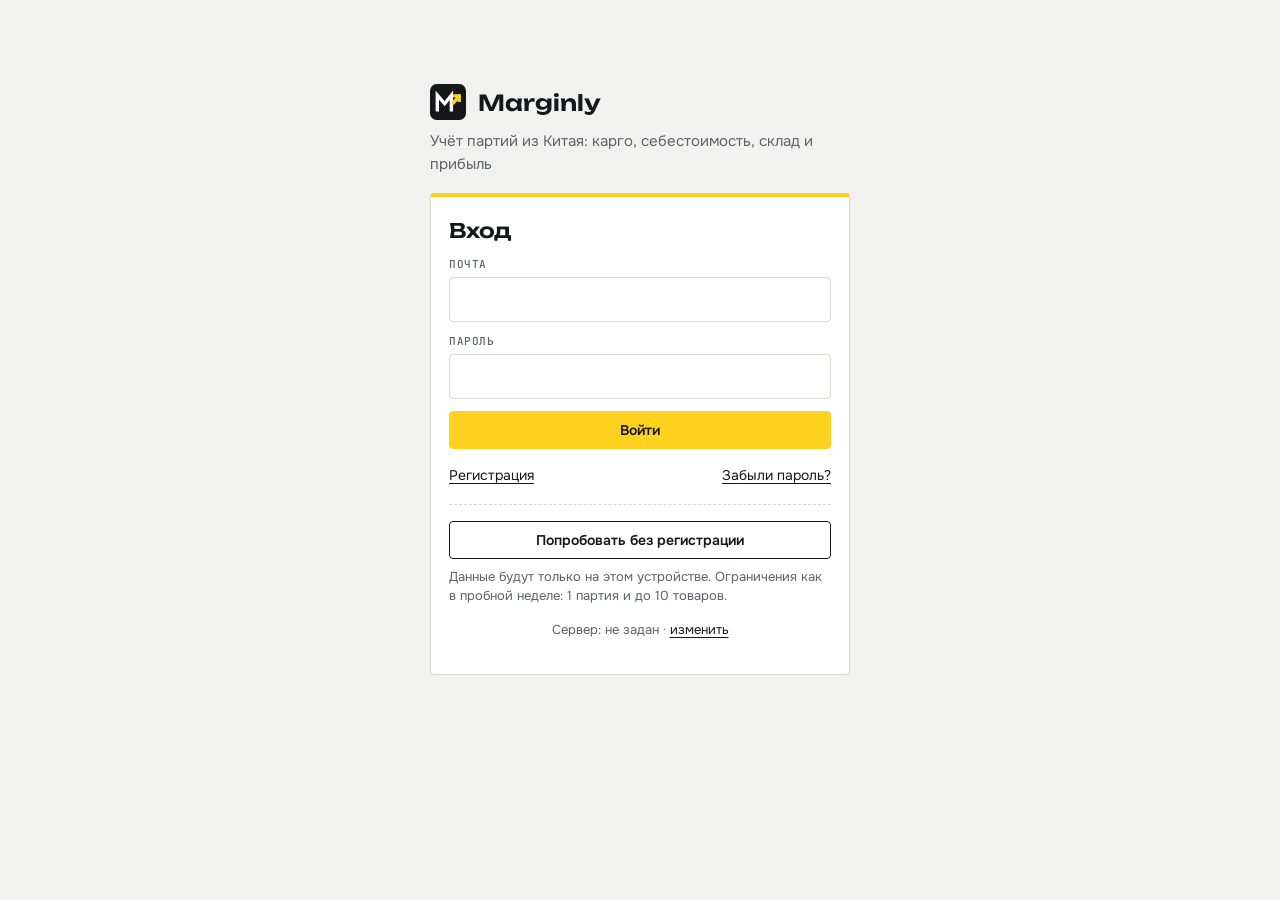
<file: marginly/android/app/src/main/assets/index.html>
<!doctype html>
<html lang="ru">
<head>
<meta charset="utf-8">
<meta name="viewport" content="width=device-width, initial-scale=1, viewport-fit=cover">
<meta name="color-scheme" content="light dark">
<meta name="theme-color" content="#15171a">
<title>Marginly</title>
<meta name="description" content="Учёт партий из Китая: карго, себестоимость, склад, заказы и прибыль">
<link rel="icon" href="favicon.svg" type="image/svg+xml">
<style>
@font-face {
  font-family: 'JetBrains Mono';
  font-style: normal;
  font-weight: 400;
  font-display: swap;
  src: url(fonts/JetBrainsMono-400-cyrillic-b1b041.woff2) format('woff2');
  unicode-range: U+0301, U+0400-045F, U+0490-0491, U+04B0-04B1, U+2116;
}
@font-face {
  font-family: 'JetBrains Mono';
  font-style: normal;
  font-weight: 400;
  font-display: swap;
  src: url(fonts/JetBrainsMono-400-latin-480c06.woff2) format('woff2');
  unicode-range: U+0000-00FF, U+0131, U+0152-0153, U+02BB-02BC, U+02C6, U+02DA, U+02DC, U+0304, U+0308, U+0329, U+2000-206F, U+20AC, U+2122, U+2191, U+2193, U+2212, U+2215, U+FEFF, U+FFFD;
}
@font-face {
  font-family: 'JetBrains Mono';
  font-style: normal;
  font-weight: 500;
  font-display: swap;
  src: url(fonts/JetBrainsMono-500-cyrillic-b1b041.woff2) format('woff2');
  unicode-range: U+0301, U+0400-045F, U+0490-0491, U+04B0-04B1, U+2116;
}
@font-face {
  font-family: 'JetBrains Mono';
  font-style: normal;
  font-weight: 500;
  font-display: swap;
  src: url(fonts/JetBrainsMono-500-latin-480c06.woff2) format('woff2');
  unicode-range: U+0000-00FF, U+0131, U+0152-0153, U+02BB-02BC, U+02C6, U+02DA, U+02DC, U+0304, U+0308, U+0329, U+2000-206F, U+20AC, U+2122, U+2191, U+2193, U+2212, U+2215, U+FEFF, U+FFFD;
}
@font-face {
  font-family: 'Onest';
  font-style: normal;
  font-weight: 400;
  font-display: swap;
  src: url(fonts/Onest-400-cyrillic-4c7562.woff2) format('woff2');
  unicode-range: U+0301, U+0400-045F, U+0490-0491, U+04B0-04B1, U+2116;
}
@font-face {
  font-family: 'Onest';
  font-style: normal;
  font-weight: 400;
  font-display: swap;
  src: url(fonts/Onest-400-latin-cebbb5.woff2) format('woff2');
  unicode-range: U+0000-00FF, U+0131, U+0152-0153, U+02BB-02BC, U+02C6, U+02DA, U+02DC, U+0304, U+0308, U+0329, U+2000-206F, U+20AC, U+2122, U+2191, U+2193, U+2212, U+2215, U+FEFF, U+FFFD;
}
@font-face {
  font-family: 'Onest';
  font-style: normal;
  font-weight: 500;
  font-display: swap;
  src: url(fonts/Onest-500-cyrillic-4c7562.woff2) format('woff2');
  unicode-range: U+0301, U+0400-045F, U+0490-0491, U+04B0-04B1, U+2116;
}
@font-face {
  font-family: 'Onest';
  font-style: normal;
  font-weight: 500;
  font-display: swap;
  src: url(fonts/Onest-500-latin-cebbb5.woff2) format('woff2');
  unicode-range: U+0000-00FF, U+0131, U+0152-0153, U+02BB-02BC, U+02C6, U+02DA, U+02DC, U+0304, U+0308, U+0329, U+2000-206F, U+20AC, U+2122, U+2191, U+2193, U+2212, U+2215, U+FEFF, U+FFFD;
}
@font-face {
  font-family: 'Onest';
  font-style: normal;
  font-weight: 600;
  font-display: swap;
  src: url(fonts/Onest-600-cyrillic-4c7562.woff2) format('woff2');
  unicode-range: U+0301, U+0400-045F, U+0490-0491, U+04B0-04B1, U+2116;
}
@font-face {
  font-family: 'Onest';
  font-style: normal;
  font-weight: 600;
  font-display: swap;
  src: url(fonts/Onest-600-latin-cebbb5.woff2) format('woff2');
  unicode-range: U+0000-00FF, U+0131, U+0152-0153, U+02BB-02BC, U+02C6, U+02DA, U+02DC, U+0304, U+0308, U+0329, U+2000-206F, U+20AC, U+2122, U+2191, U+2193, U+2212, U+2215, U+FEFF, U+FFFD;
}
@font-face {
  font-family: 'Onest';
  font-style: normal;
  font-weight: 700;
  font-display: swap;
  src: url(fonts/Onest-700-cyrillic-4c7562.woff2) format('woff2');
  unicode-range: U+0301, U+0400-045F, U+0490-0491, U+04B0-04B1, U+2116;
}
@font-face {
  font-family: 'Onest';
  font-style: normal;
  font-weight: 700;
  font-display: swap;
  src: url(fonts/Onest-700-latin-cebbb5.woff2) format('woff2');
  unicode-range: U+0000-00FF, U+0131, U+0152-0153, U+02BB-02BC, U+02C6, U+02DA, U+02DC, U+0304, U+0308, U+0329, U+2000-206F, U+20AC, U+2122, U+2191, U+2193, U+2212, U+2215, U+FEFF, U+FFFD;
}
@font-face {
  font-family: 'Unbounded';
  font-style: normal;
  font-weight: 500;
  font-display: swap;
  src: url(fonts/Unbounded-500-cyrillic-c86556.woff2) format('woff2');
  unicode-range: U+0301, U+0400-045F, U+0490-0491, U+04B0-04B1, U+2116;
}
@font-face {
  font-family: 'Unbounded';
  font-style: normal;
  font-weight: 500;
  font-display: swap;
  src: url(fonts/Unbounded-500-latin-06f2e4.woff2) format('woff2');
  unicode-range: U+0000-00FF, U+0131, U+0152-0153, U+02BB-02BC, U+02C6, U+02DA, U+02DC, U+0304, U+0308, U+0329, U+2000-206F, U+20AC, U+2122, U+2191, U+2193, U+2212, U+2215, U+FEFF, U+FFFD;
}
@font-face {
  font-family: 'Unbounded';
  font-style: normal;
  font-weight: 600;
  font-display: swap;
  src: url(fonts/Unbounded-600-cyrillic-c86556.woff2) format('woff2');
  unicode-range: U+0301, U+0400-045F, U+0490-0491, U+04B0-04B1, U+2116;
}
@font-face {
  font-family: 'Unbounded';
  font-style: normal;
  font-weight: 600;
  font-display: swap;
  src: url(fonts/Unbounded-600-latin-06f2e4.woff2) format('woff2');
  unicode-range: U+0000-00FF, U+0131, U+0152-0153, U+02BB-02BC, U+02C6, U+02DA, U+02DC, U+0304, U+0308, U+0329, U+2000-206F, U+20AC, U+2122, U+2191, U+2193, U+2212, U+2215, U+FEFF, U+FFFD;
}

[hidden] { display: none !important; }
img { max-width: 100%; }
/* Складская накладная: бумага, чернила, жёлтая грузовая лента. Плоско, острые углы, цифры моноширинным. */
:root {
  --paper: #f1f2ef;
  --sheet: #ffffff;
  --sheet-2: #e7e9e5;
  --line: #d5d8d3;
  --ink: #15171a;
  --muted: #5d636b;
  --tape: #ffd21f;
  --tape-ink: #15171a;
  --pos: #0b7a4b;
  --neg: #c2362f;
  --link: #15171a;
  --f-display: "Unbounded", "Onest", system-ui, sans-serif;
  --f-body: "Onest", system-ui, -apple-system, "Segoe UI", Roboto, sans-serif;
  --f-mono: "JetBrains Mono", ui-monospace, "SFMono-Regular", Menlo, Consolas, monospace;
  --r: 4px;
  --nav-h: 62px;
  color-scheme: light;
}
@media (prefers-color-scheme: dark) {
  :root:not([data-theme="light"]) {
    --paper: #111214; --sheet: #1a1c1f; --sheet-2: #24272b; --line: #2e3237;
    --ink: #eceeef; --muted: #959ba3; --tape: #f2c419; --tape-ink: #111214;
    --pos: #3fcb8b; --neg: #ff7a6b; --link: #eceeef; color-scheme: dark;
  }
}
:root[data-theme="dark"] {
  --paper: #111214; --sheet: #1a1c1f; --sheet-2: #24272b; --line: #2e3237;
  --ink: #eceeef; --muted: #959ba3; --tape: #f2c419; --tape-ink: #111214;
  --pos: #3fcb8b; --neg: #ff7a6b; --link: #eceeef; color-scheme: dark;
}

* { box-sizing: border-box; }
html, body { margin: 0; }
body {
  background: var(--paper); color: var(--ink);
  font: 15px/1.5 var(--f-body);
  -webkit-font-smoothing: antialiased; -webkit-tap-highlight-color: transparent;
}
a { color: var(--link); text-decoration: underline; text-decoration-thickness: 1px; text-underline-offset: 3px; }
h1 { font: 600 22px/1.2 var(--f-display); margin: 0; letter-spacing: -.01em; text-wrap: balance; }
h2 { font: 600 16px/1.3 var(--f-body); margin: 0; }
h3 { font: 500 12px/1.4 var(--f-mono); margin: 0 0 8px; color: var(--muted); text-transform: uppercase; letter-spacing: .06em; }
.num, .calc .v, td.num { font-family: var(--f-mono); font-variant-numeric: tabular-nums; letter-spacing: -.02em; }
.muted { color: var(--muted); }
.pos { color: var(--pos); }
.neg { color: var(--neg); }
.small { font-size: 13px; }

/* ── каркас ── */
.layout { min-height: 100vh; }
.view { padding: 16px 16px calc(var(--nav-h) + 24px + env(safe-area-inset-bottom)); max-width: 1080px; margin: 0 auto; }
.nav {
  position: fixed; left: 0; right: 0; bottom: 0; z-index: 20;
  display: flex; justify-content: space-around; align-items: stretch;
  height: calc(var(--nav-h) + env(safe-area-inset-bottom)); padding-bottom: env(safe-area-inset-bottom);
  background: var(--sheet); border-top: 1px solid var(--line);
}
.nav .brand { display: none; }
.nav a {
  flex: 1; display: flex; flex-direction: column; align-items: center; justify-content: center; gap: 3px;
  color: var(--muted); font-size: 11px; font-weight: 500; text-decoration: none; position: relative;
}
.nav a svg { width: 21px; height: 21px; fill: none; stroke: currentColor; stroke-width: 1.7; stroke-linecap: square; stroke-linejoin: miter; }
.nav a.active { color: var(--ink); }
.nav a.active::before { content: ""; position: absolute; top: -1px; left: 22%; right: 22%; height: 3px; background: var(--tape); }

@media (min-width: 900px) {
  .layout { display: grid; grid-template-columns: 216px 1fr; }
  .nav {
    position: sticky; top: 0; height: 100vh; flex-direction: column; justify-content: flex-start;
    gap: 0; padding: 18px 0; border-top: 0; border-right: 1px solid var(--line);
  }
  .nav .brand { display: flex; align-items: center; gap: 10px; font: 600 16px var(--f-display); padding: 2px 20px 22px; }
  .nav .brand svg, .nav .brand img { width: 28px; height: 28px; }
  .nav a { flex: none; flex-direction: row; justify-content: flex-start; gap: 12px; padding: 11px 20px; font-size: 14px; }
  .nav a:hover { color: var(--ink); background: var(--sheet-2); }
  .nav a.active { background: var(--sheet-2); }
  .nav a.active::before { top: 0; bottom: 0; left: 0; right: auto; width: 4px; height: auto; }
  .view { padding: 30px 36px 48px; width: 100%; }
}

.page-head { display: flex; align-items: flex-end; justify-content: space-between; gap: 12px; margin: 4px 0 20px; flex-wrap: wrap; padding-bottom: 14px; border-bottom: 2px solid var(--ink); }
.back { display: inline-flex; align-items: center; gap: 4px; color: var(--muted); font: 500 12px var(--f-mono); text-transform: uppercase; letter-spacing: .05em; margin-bottom: 8px; text-decoration: none; }
.section { margin: 30px 0 0; }
.row { display: flex; align-items: center; gap: 8px; flex-wrap: wrap; }
.spacer { flex: 1; }

/* ── блоки ── */
.card { background: var(--sheet); border: 1px solid var(--line); border-radius: var(--r); padding: 16px; }
.card + .card { margin-top: 8px; }
.grid { display: grid; gap: 0; }

/* итоговые цифры — как строка в накладной: ячейки через линию */
.kpis { grid-template-columns: repeat(2, minmax(0, 1fr)); gap: 1px; background: var(--line); border: 1px solid var(--line); border-radius: var(--r); overflow: hidden; }
@media (min-width: 700px) { .kpis { grid-template-columns: repeat(4, minmax(0, 1fr)); } }
.kpis.three { grid-template-columns: repeat(3, minmax(0, 1fr)); }
.kpis > .card { border: 0; border-radius: 0; margin: 0; }
.kpi { padding: 14px 16px; }
.kpi .label { color: var(--muted); font: 500 11px/1.4 var(--f-mono); text-transform: uppercase; letter-spacing: .05em; }
.kpi .value { font: 500 21px/1.25 var(--f-mono); margin-top: 6px; letter-spacing: -.03em; }
.kpi .hint { color: var(--muted); font-size: 12px; margin-top: 4px; }
.kpi.hero { grid-column: 1 / -1; padding: 18px 16px 20px; }
.kpi.hero .value { font: 600 38px/1.1 var(--f-display); letter-spacing: -.02em; margin-top: 8px; }
@media (min-width: 700px) { .kpi.hero .value { font-size: 46px; } }

/* предупреждение — полоса грузовой ленты */
.alert { position: relative; background: var(--sheet); border: 1px solid var(--line); border-radius: var(--r); padding: 12px 14px 12px 30px; font-weight: 500; display: flex; gap: 10px; align-items: center; overflow: hidden; }
.alert::before { content: ""; position: absolute; left: 0; top: 0; bottom: 0; width: 14px;
  background: repeating-linear-gradient(-45deg, var(--tape) 0 6px, var(--tape-ink) 6px 12px); }
.alert a { color: inherit; }

/* шкала окупаемости — с делениями, как линейка */
.progress { height: 10px; background: var(--sheet-2); margin-top: 12px; position: relative; border-radius: 1px; overflow: hidden; }
.progress > div { height: 100%; background: var(--pos); }
.progress::after { content: ""; position: absolute; inset: 0; background: repeating-linear-gradient(90deg, transparent 0 calc(10% - 1px), var(--sheet) calc(10% - 1px) 10%); }

.list-link { display: block; color: inherit; text-decoration: none; }
a.card.list-link:hover { border-color: var(--ink); }
.list-link:active { opacity: .7; }

/* ── расчёт ── */
.calc { display: grid; grid-template-columns: 1fr auto; gap: 7px 16px; }
.calc .k { color: var(--muted); }
.calc .v { text-align: right; }
.calc .sep { grid-column: 1 / -1; border-top: 1px dashed var(--line); margin: 4px 0; }
.calc .strong { font-weight: 600; color: var(--ink); }
@media (min-width: 700px) { .calc.two { grid-template-columns: 1fr auto 1fr auto; column-gap: 28px; } }

.chips { display: flex; gap: 6px; flex-wrap: wrap; }
.chip { display: inline-flex; align-items: center; gap: 4px; padding: 2px 7px; border-radius: 2px; border: 1px solid var(--line); background: transparent; font: 500 11.5px/1.5 var(--f-mono); color: var(--muted); white-space: nowrap; }
.chip.ok { color: var(--pos); border-color: currentColor; }
.chip.bad { color: var(--neg); border-color: currentColor; }
.chip.warn { color: var(--tape-ink); background: var(--tape); border-color: var(--tape); }
.chip.accent { color: var(--ink); border-color: var(--ink); }
button.chip { cursor: pointer; }

/* ── товары ── */
.item { display: grid; grid-template-columns: 72px 1fr; gap: 14px; align-items: start; }
.thumb {
  width: 72px; height: 72px; border-radius: 2px; background: var(--sheet-2);
  display: flex; align-items: center; justify-content: center; color: var(--muted);
  font: 500 10px/1.2 var(--f-mono); text-transform: uppercase; letter-spacing: .04em; text-align: center;
  border: 1px dashed var(--line); padding: 4px; cursor: pointer; overflow: hidden;
}
.thumb:has(img) { border-style: solid; padding: 0; }
.thumb img { width: 100%; height: 100%; object-fit: cover; }
.item-title { font-weight: 600; font-size: 16px; }
.item-meta { display: grid; grid-template-columns: repeat(auto-fill, minmax(150px, 1fr)); gap: 4px 14px; margin-top: 10px; font-size: 13px; }
.item-meta div { font-family: var(--f-mono); letter-spacing: -.02em; white-space: nowrap; }
.item-meta div span { color: var(--muted); font-family: var(--f-body); letter-spacing: 0; }
.item-actions { display: flex; gap: 6px; flex-wrap: wrap; margin-top: 12px; }
.yuan { display: flex; align-items: center; gap: 8px; margin-top: 10px; }
.yuan input { width: 110px; font-family: var(--f-mono); }
.yuan.missing input { border-color: var(--tape); box-shadow: inset 0 0 0 1px var(--tape); }

.stock-grid { display: grid; grid-template-columns: repeat(2, minmax(0, 1fr)); gap: 8px; }
@media (min-width: 700px) { .stock-grid { grid-template-columns: repeat(4, minmax(0, 1fr)); } }
.tile { padding: 0; overflow: hidden; cursor: pointer; text-align: left; font: inherit; color: inherit; margin: 0 !important; }
.tile:hover { border-color: var(--ink); }
.tile .ph { aspect-ratio: 1; background: var(--sheet-2); display: flex; align-items: center; justify-content: center; color: var(--muted); font: 500 11px var(--f-mono); text-transform: uppercase; letter-spacing: .05em; border-bottom: 1px solid var(--line); }
.tile .ph img { width: 100%; height: 100%; object-fit: cover; }
.tile .body { padding: 10px 12px 12px; }
.tile .t { font-weight: 600; font-size: 14px; line-height: 1.3; }
.tile .p { font: 500 16px var(--f-mono); margin-top: 4px; letter-spacing: -.02em; }
.tile.soldout { opacity: .5; }

.photos { display: grid; grid-template-columns: repeat(auto-fill, minmax(88px, 1fr)); gap: 8px; }
.photos .ph { position: relative; aspect-ratio: 1; border-radius: 2px; overflow: hidden; background: var(--sheet-2); }
.photos .ph img { width: 100%; height: 100%; object-fit: cover; cursor: zoom-in; }
.photos .ph button { position: absolute; top: 4px; right: 4px; width: 26px; height: 26px; border-radius: 2px; border: 0; background: rgba(0,0,0,.65); color: #fff; cursor: pointer; font-size: 12px; padding: 0; }
.photos label.add { aspect-ratio: 1; border: 1px dashed var(--muted); border-radius: 2px; display: flex; flex-direction: column; align-items: center; justify-content: center; color: var(--muted); cursor: pointer; font: 500 11px var(--f-mono); text-transform: uppercase; gap: 2px; }
.photos label.add b { font: 300 26px var(--f-body); }

/* ── график ── */
.chart { display: flex; gap: 4px; height: 170px; align-items: stretch; }
.chart .col { flex: 1; min-width: 0; display: flex; flex-direction: column; align-items: center; gap: 6px; }
.chart .bars { flex: 1; width: 100%; display: flex; align-items: flex-end; justify-content: center; gap: 2px; border-bottom: 1px solid var(--ink); }
.chart .bars i { width: 36%; max-width: 20px; background: var(--ink); }
.chart .bars i.profit { background: var(--tape); }
.chart .col span { font: 11px var(--f-mono); color: var(--muted); white-space: nowrap; overflow: hidden; text-overflow: ellipsis; max-width: 100%; }
.legend { display: flex; gap: 14px; font-size: 12px; color: var(--muted); margin-top: 8px; }
.legend i { display: inline-block; width: 10px; height: 10px; margin-right: 5px; vertical-align: -1px; }

/* ── формы ── */
button, .btn {
  font: 600 14px var(--f-body); border-radius: var(--r); border: 1px solid var(--ink);
  background: transparent; color: var(--ink); padding: 9px 14px; cursor: pointer; display: inline-flex; align-items: center; gap: 6px; justify-content: center;
}
button:hover { background: var(--sheet-2); }
button:active { transform: translateY(1px); }
button:focus-visible, a:focus-visible, input:focus-visible, select:focus-visible { outline: 2px solid var(--tape); outline-offset: 2px; }
button.primary { background: var(--tape); border-color: var(--tape); color: var(--tape-ink); }
button.primary:hover { filter: brightness(.95); background: var(--tape); }
button.danger { color: var(--neg); border-color: var(--neg); }
button.sm { padding: 6px 11px; font-size: 13px; }
button.block { width: 100%; }
button:disabled { opacity: .4; cursor: default; }
.icon-btn { border: 0; background: transparent; padding: 6px 8px; font-size: 16px; color: var(--muted); }
.icon-btn:hover { color: var(--ink); background: transparent; }

label.f { display: block; margin-bottom: 12px; }
label.f > span { display: block; font: 500 11px/1.4 var(--f-mono); text-transform: uppercase; letter-spacing: .05em; color: var(--muted); margin-bottom: 5px; }
input, select, textarea {
  font: inherit; color: var(--ink); background: var(--sheet); border: 1px solid var(--line);
  border-radius: var(--r); padding: 10px 12px; width: 100%; min-width: 0;
}
input[type="number"] { font-family: var(--f-mono); }
input:focus, select:focus, textarea:focus { outline: none; border-color: var(--ink); }
.f-row { display: grid; grid-template-columns: 1fr 1fr; gap: 10px; }
.f-row.three { grid-template-columns: 1fr 1fr 1fr; }
@media (max-width: 420px) { .f-row.three { grid-template-columns: 1fr 1fr; } }
.hint-line { font-size: 13px; color: var(--muted); margin: -4px 0 12px; }
.seg { display: inline-flex; border: 1px solid var(--ink); border-radius: var(--r); overflow: hidden; }
.seg button { border: 0; border-radius: 0; background: transparent; padding: 7px 12px; font-size: 13px; color: var(--ink); }
.seg button + button { border-left: 1px solid var(--ink); }
.seg button.on { background: var(--ink); color: var(--paper); }
.search { max-width: 320px; }
.check { display: flex; align-items: center; gap: 8px; margin-bottom: 12px; }
.check input { width: auto; accent-color: var(--ink); }

table.t { width: 100%; border-collapse: collapse; font-size: 14px; }
table.t th { text-align: left; font: 500 11px var(--f-mono); text-transform: uppercase; letter-spacing: .05em; color: var(--muted); padding: 8px; border-bottom: 1px solid var(--ink); }
table.t td { padding: 9px 8px; border-bottom: 1px solid var(--line); vertical-align: middle; }
table.t td input { padding: 6px 8px; }

.empty { text-align: center; color: var(--muted); padding: 40px 16px; }
.empty b { display: block; color: var(--ink); font-size: 16px; margin-bottom: 4px; }

/* ── окно ── */
.sheet { position: fixed; inset: 0; z-index: 50; display: flex; align-items: flex-end; justify-content: center; }
.sheet[hidden] { display: none; }
.sheet-backdrop { position: absolute; inset: 0; background: rgba(10, 11, 13, .5); }
.sheet-panel {
  position: relative; background: var(--sheet); width: 100%; max-width: 540px; max-height: 92vh; overflow: auto;
  border-radius: 6px 6px 0 0; border-top: 4px solid var(--tape); padding: 0 16px calc(20px + env(safe-area-inset-bottom));
  animation: up .16s ease-out;
}
@media (min-width: 700px) { .sheet { align-items: center; } .sheet-panel { border-radius: var(--r); padding-bottom: 20px; } }
@keyframes up { from { transform: translateY(20px); opacity: .6; } to { transform: none; opacity: 1; } }
@media (prefers-reduced-motion: reduce) { .sheet-panel { animation: none; } }
.sheet-head { position: sticky; top: 0; background: var(--sheet); display: flex; align-items: center; justify-content: space-between; padding: 14px 0 12px; z-index: 1; border-bottom: 1px solid var(--line); margin-bottom: 14px; }
.sheet-head h2 { font: 600 15px var(--f-display); }

.lightbox { position: fixed; inset: 0; z-index: 60; background: rgba(0,0,0,.92); display: flex; align-items: center; justify-content: center; cursor: zoom-out; }
.lightbox[hidden] { display: none; }
.lightbox img { max-width: 96vw; max-height: 92vh; }

.toast {
  position: fixed; left: 50%; transform: translateX(-50%); bottom: calc(var(--nav-h) + 16px + env(safe-area-inset-bottom));
  background: var(--ink); color: var(--paper); padding: 10px 16px; border-radius: var(--r); border-left: 6px solid var(--tape);
  z-index: 70; font-weight: 500; max-width: calc(100vw - 32px);
}
.toast[hidden] { display: none; }
@media (min-width: 900px) { .toast { bottom: 24px; } }

/* ── склад ── */
.stock-count b { color: var(--ink); font-weight: 500; }
.tile-sell { margin-top: 10px; }
.toast { display: flex; align-items: center; gap: 14px; width: max-content; }
.toast-btn { border: 0; background: var(--tape); color: var(--tape-ink); padding: 6px 10px; font-size: 13px; flex: none; }
.toast-btn:hover { background: var(--tape); filter: brightness(.95); }

.nav a span { white-space: nowrap; }
@media (max-width: 420px) { .nav a { font-size: 10px; } }

/* ── Marginly: вход ── */
body.auth-mode .nav, body.auth-mode .banners { display: none; }
body.auth-mode .layout { display: block; }
body.auth-mode .view { padding-bottom: 32px; }
.auth { max-width: 420px; margin: 0 auto; padding-top: 6vh; }
.auth-brand { display: flex; align-items: center; gap: 12px; font: 600 22px var(--f-display); }
.auth-brand svg, .nav .brand svg { width: 36px; height: 36px; flex: none; }
.nav .brand svg { width: 28px; height: 28px; }
.auth-tag { color: var(--muted); margin: 10px 0 18px; }
.auth-card { padding: 22px 18px; border-top: 4px solid var(--tape); }
.auth-card h1 { font-size: 20px; margin-bottom: 14px; }
.auth-note { color: var(--muted); font-size: 14px; margin: 0 0 14px; }
.auth-links { display: flex; justify-content: space-between; gap: 12px; margin-top: 16px; font-size: 14px; flex-wrap: wrap; }
.auth .check { align-items: flex-start; font-size: 13px; color: var(--muted); }
.auth .check input { margin-top: 3px; }
.code-input { font: 500 24px var(--f-mono); letter-spacing: .3em; text-align: center; }
a.btn { text-decoration: none; }

/* ── плашки ── */
.banners { max-width: 1080px; margin: 0 auto; padding: 12px 16px 0; display: grid; gap: 6px; }
@media (min-width: 900px) { .banners { padding: 20px 36px 0; } }
.banner { background: var(--tape); color: var(--tape-ink); border-radius: var(--r); padding: 9px 12px; font-size: 14px; font-weight: 500; }
.banner a { color: inherit; font-weight: 600; }
.banner.bad { background: var(--neg); color: #fff; }
.banner.muted { background: var(--sheet-2); color: var(--muted); font-weight: 400; }

/* ── главная ── */
.transit { display: flex; justify-content: space-between; align-items: center; gap: 10px; margin-bottom: 10px; flex-wrap: wrap; }
.onboarding { margin-bottom: 12px; border-top: 4px solid var(--tape); }
.onboarding ol { margin: 8px 0 14px; padding-left: 20px; color: var(--muted); display: grid; gap: 4px; }

/* ── заказы ── */
.order { display: grid; grid-template-columns: 56px minmax(0, 1fr) auto; gap: 12px; align-items: center; cursor: pointer; }
.order:hover { border-color: var(--ink); }
.order .thumb.sm { width: 56px; height: 56px; font-size: 9px; cursor: pointer; }
.order-main { display: grid; gap: 3px; min-width: 0; }
.order-main .row { gap: 8px; }
.order-act { display: flex; gap: 6px; }
@media (max-width: 480px) { .order { grid-template-columns: 56px minmax(0, 1fr); } .order-act { grid-column: 2; } }
.thumb.sm { width: 56px; height: 56px; }
.ret-choice { display: grid; gap: 8px; }
.ret-choice button { flex-direction: column; align-items: flex-start; text-align: left; padding: 12px 14px; gap: 2px; }
.ret-choice button span { font-weight: 400; font-size: 13px; opacity: .85; }
button.ghost { border-color: transparent; color: var(--muted); }
button.ghost:hover { color: var(--ink); }
#otabs { flex-wrap: wrap; }
.auth-demo { margin-top: 18px; padding-top: 16px; border-top: 1px dashed var(--line); }
.auth-demo .hint-line { margin: 8px 0 0; }
.auth-server { text-align: center; margin-top: 14px; }

</style>
</head>
<body>
<div class="layout">
    <nav class="nav" id="nav">
      <div class="brand"><svg viewBox="0 0 64 64" aria-hidden="true"><rect width="64" height="64" rx="12" fill="#15171a"/><path d="M13 46V20l13 15 12-15v26" fill="none" stroke="#fff" stroke-width="6" stroke-linejoin="miter" stroke-linecap="square"/><path d="M42 33l9-11" stroke="#ffd21f" stroke-width="6" stroke-linecap="square"/><path d="M44 21h8v8" fill="none" stroke="#ffd21f" stroke-width="6" stroke-linecap="square"/></svg><span>Marginly</span></div>
      <a href="#" data-route="home"><svg viewBox="0 0 24 24"><path d="M3 11l9-7 9 7v9a1 1 0 0 1-1 1h-5v-6H9v6H4a1 1 0 0 1-1-1z"/></svg><span>Главная</span></a>
      <a href="#batches" data-route="batches"><svg viewBox="0 0 24 24"><path d="M21 8l-9-5-9 5 9 5 9-5zM3 8v8l9 5 9-5V8M12 13v8"/></svg><span>Партии</span></a>
      <a href="#stock" data-route="stock"><svg viewBox="0 0 24 24"><path d="M4 4h7v7H4zM13 4h7v7h-7zM4 13h7v7H4zM13 13h7v7h-7z"/></svg><span>Склад</span></a>
      <a href="#orders" data-route="orders"><svg viewBox="0 0 24 24"><path d="M4 19V5M4 19h16M8 15l4-4 3 3 5-6"/></svg><span>Заказы</span></a>
      <a href="#options" data-route="options"><svg viewBox="0 0 24 24"><circle cx="12" cy="12" r="3"/><path d="M19.4 15a1.7 1.7 0 0 0 .3 1.8l.1.1a2 2 0 1 1-2.8 2.8l-.1-.1a1.7 1.7 0 0 0-1.8-.3 1.7 1.7 0 0 0-1 1.5V21a2 2 0 1 1-4 0v-.1a1.7 1.7 0 0 0-1.1-1.5 1.7 1.7 0 0 0-1.8.3l-.1.1a2 2 0 1 1-2.8-2.8l.1-.1a1.7 1.7 0 0 0 .3-1.8 1.7 1.7 0 0 0-1.5-1H3a2 2 0 1 1 0-4h.1a1.7 1.7 0 0 0 1.5-1.1 1.7 1.7 0 0 0-.3-1.8l-.1-.1a2 2 0 1 1 2.8-2.8l.1.1a1.7 1.7 0 0 0 1.8.3H9a1.7 1.7 0 0 0 1-1.5V3a2 2 0 1 1 4 0v.1a1.7 1.7 0 0 0 1 1.5 1.7 1.7 0 0 0 1.8-.3l.1-.1a2 2 0 1 1 2.8 2.8l-.1.1a1.7 1.7 0 0 0-.3 1.8V9a1.7 1.7 0 0 0 1.5 1H21a2 2 0 1 1 0 4h-.1a1.7 1.7 0 0 0-1.5 1z"/></svg><span>Настройки</span></a>
    </nav>
    <main class="main"><div id="banner" class="banners" hidden></div><div id="view" class="view"></div></main>
  </div>
  <div id="sheet" class="sheet" hidden>
    <div class="sheet-backdrop" data-close></div>
    <div class="sheet-panel" role="dialog" aria-modal="true">
      <div class="sheet-head"><h2 id="sheet-title"></h2><button class="icon-btn" data-close aria-label="Закрыть">✕</button></div>
      <div id="sheet-body" class="sheet-body"></div>
    </div>
  </div>
  <div id="lightbox" class="lightbox" hidden><img alt=""></div>
  <div id="toast" class="toast" hidden></div>
  <script>
window.__APP_ANDROID = true;
'use strict';
/* Данные и расчёты Marginly. Хранилище — DB (см. sync.js), фото — ASSETS.
   Заказы: ordered → shipped → sold, или cancelled / returned (restock | writeoff). */

const DEFAULTS = {
  cny_markup: 0.5, usd_rate: 89.5, cargo_usd_per_kg: 2.9, rf_delivery_rub: 2000,
  stale_days: 14, cny_cbr: 12.3, cny_cbr_date: '',
};
const DEFAULT_CATEGORIES = [
  ['Футболка', 0.3, 2000], ['Худи / свитшот', 0.8, 3000], ['Штаны', 0.6, 2500], ['Куртка / ветровка', 1.0, 3500],
  ['Пуховик', 1.5, 4000], ['Обувь (с коробкой)', 1.5, 4000], ['Аксессуары', 0.2, 1000],
];
const COLLS = ['categories', 'batches', 'items', 'orders', 'expenses', 'photos'];
const STATUS = {
  ordered: 'Заказан', shipped: 'Отправлен', sold: 'Продан', cancelled: 'Отменён', returned: 'Возврат',
};
const S = { settings: {}, ready: false, failed: '', plan: null, email: '' };
COLLS.forEach((c) => (S[c] = new Map()));
let DB = null;
let ASSETS = null;
let API_BASE = '';

const r2 = (x) => Math.round((x + Number.EPSILON) * 100) / 100;
const pad = (n) => String(n).padStart(2, '0');
function nowIso() { const d = new Date(); return `${d.getFullYear()}-${pad(d.getMonth() + 1)}-${pad(d.getDate())} ${pad(d.getHours())}:${pad(d.getMinutes())}:${pad(d.getSeconds())}`; }
const todayIso = () => nowIso().slice(0, 10);
const parseTs = (s) => (s ? new Date(String(s).replace(' ', 'T')) : null);
function daysSince(ts) { const d = parseTs(ts); return d && !isNaN(d) ? Math.floor((Date.now() - d) / 86400000) : 0; }

class ApiError extends Error {}
const fail = (msg) => { throw new ApiError(msg); };

/* ───── состояние заказа ───── */
const holdsStock = (o) => ['ordered', 'shipped', 'sold'].includes(o.status) || (o.status === 'returned' && o.return_action === 'writeoff');
const isOpen = (o) => o.status === 'ordered' || o.status === 'shipped';

/* ───── запись ───── */
function clean(o) { const { id, ...rest } = o; return rest; }
async function put(coll, id, data) {
  const body = clean(data);
  S[coll].set(id, { ...body, id });
  await DB.collection(coll).doc(id).set(body);
}
async function patch(coll, id, data) {
  const cur = S[coll].get(id);
  if (!cur) fail('Запись не найдена');
  await put(coll, id, { ...cur, ...data });
}
async function del(coll, id) { S[coll].delete(id); await DB.collection(coll).doc(id).delete(); }
const newId = (coll) => DB.collection(coll).doc().id;
const list = (coll) => [...S[coll].values()];

/* ───── расчёт партии ───── */
function calcBatch(p, items, orders, expenses) {
  const totalWeight = items.reduce((a, i) => a + Math.max(i.qty, 0) * Math.max(i.weight_kg, 0), 0);
  const has = totalWeight > 0;
  const cargo = totalWeight * p.cargo_usd_per_kg * p.usd_rate;
  const rf = has ? p.rf_delivery_rub : 0;
  const logistics = cargo + rf;
  const perKg = has ? logistics / totalWeight : 0;
  const byItem = {};
  orders.forEach((o) => (byItem[o.item_id] ||= []).push(o));

  const calcs = {};
  let buyTotal = 0, plannedRevenue = 0, revenue = 0, soldCost = 0, returnLoss = 0, returnExtra = 0, inTransit = 0;
  const remainingPrices = [];
  for (const it of items) {
    const unitBuy = it.buy_cny * p.cny_rate;
    const unitLog = it.weight_kg * perKg;
    const unitCost = unitBuy + unitLog;
    const os = byItem[it.id] || [];
    const sum = (f, pred) => os.filter(pred).reduce((a, o) => a + f(o), 0);
    const out = sum((o) => o.qty, holdsStock);
    const sold = sum((o) => o.qty, (o) => o.status === 'sold');
    const inOrders = sum((o) => o.qty, isOpen);
    const writtenOff = sum((o) => o.qty, (o) => o.status === 'returned' && o.return_action === 'writeoff');
    const itRevenue = sum((o) => o.price * o.qty - (o.extra_cost || 0), (o) => o.status === 'sold');
    const itReturnCost = sum((o) => o.extra_cost || 0, (o) => o.status === 'returned');
    const itTransit = sum((o) => o.price * o.qty, isOpen);
    const stock = Math.max(it.qty - out, 0);
    const unsold = Math.max(it.qty - sold - writtenOff, 0);
    const itLoss = itReturnCost + writtenOff * unitCost;

    buyTotal += unitBuy * it.qty;
    plannedRevenue += it.sell_price * it.qty;
    revenue += itRevenue;
    soldCost += unitCost * sold;
    returnLoss += itLoss;
    returnExtra += itReturnCost;
    inTransit += itTransit;
    for (let k = 0; k < unsold; k++) remainingPrices.push(it.sell_price);
    const margin = it.sell_price - unitCost;
    calcs[it.id] = {
      qty: it.qty, weight_kg: it.weight_kg, total_weight_kg: r2(it.weight_kg * it.qty),
      unit_buy_rub: r2(unitBuy), unit_logistics_rub: r2(unitLog), unit_cost_rub: r2(unitCost),
      unit_margin_rub: r2(margin), margin_pct: it.sell_price ? r2((margin / it.sell_price) * 100) : 0,
      sold, in_orders: inOrders, written_off: writtenOff, stock,
      revenue_rub: r2(itRevenue), profit_rub: r2(itRevenue - unitCost * sold - itLoss), in_transit_rub: r2(itTransit),
    };
  }
  const totalCost = buyTotal + logistics + expenses;
  const plannedProfit = plannedRevenue - totalCost;
  // окупаемость — живые деньги: получено минус всё потраченное (списанная вещь уже в закупке)
  const payback = revenue - returnExtra - totalCost;
  let breakeven = 0;
  if (payback < 0) {
    breakeven = null;
    let acc = 0;
    const sorted = remainingPrices.sort((a, b) => b - a);
    for (let n = 0; n < sorted.length; n++) { acc += sorted[n]; if (acc >= -payback - 1e-9) { breakeven = n + 1; break; } }
  }
  const unitsTotal = items.reduce((a, i) => a + i.qty, 0);
  const unitsSold = Object.values(calcs).reduce((a, c) => a + c.sold, 0);
  const unitsStock = Object.values(calcs).reduce((a, c) => a + c.stock, 0);
  return {
    calc: {
      total_weight_kg: r2(totalWeight), cargo_rub: r2(cargo), rf_delivery_rub: r2(rf), logistics_rub: r2(logistics),
      logistics_per_kg_rub: r2(perKg), buy_rub: r2(buyTotal), expenses_rub: r2(expenses), total_cost_rub: r2(totalCost),
      units_total: unitsTotal, units_sold: unitsSold, units_left: unitsStock,
      planned_revenue_rub: r2(plannedRevenue), planned_profit_rub: r2(plannedProfit), revenue_rub: r2(revenue),
      return_loss_rub: r2(returnLoss), in_transit_rub: r2(inTransit),
      profit_rub: r2(revenue - soldCost - returnLoss - expenses), payback_rub: r2(payback),
      roi_pct: totalCost ? r2((plannedProfit / totalCost) * 100) : 0, breakeven_units: breakeven,
    },
    items: calcs,
  };
}

/* ───── сборка данных для экрана ───── */
function settingsOut() {
  const s = { ...DEFAULTS, ...S.settings };
  return { ...s, cny_rate: r2(s.cny_cbr + s.cny_markup) };
}
const photoUrl = (p) => (p.url ? API_BASE + p.url : '');
function photosOf(itemId) {
  return list('photos').filter((p) => p.item_id === itemId).sort((a, b) => (a.created_at > b.created_at ? 1 : -1))
    .map((p) => ({ id: p.id, url: photoUrl(p) }));
}
function batchFull(id) {
  const raw = S.batches.get(id);
  if (!raw) fail('Партия не найдена');
  const b = { ...raw };
  const cnyRate = r2(b.cny_cbr + b.cny_markup);
  const cats = S.categories;
  const items = list('items').filter((i) => i.batch_id === id)
    .sort((a, b2) => (a.created_at === b2.created_at ? (a.id > b2.id ? 1 : -1) : a.created_at > b2.created_at ? 1 : -1))
    .map((i) => ({ ...i, listed: !!i.listed, category: cats.get(i.category_id)?.name || null }));
  const ids = new Set(items.map((i) => i.id));
  const orders = list('orders').filter((o) => ids.has(o.item_id));
  const expenses = list('expenses').filter((e) => e.batch_id === id).sort((a, c) => (a.spent_at < c.spent_at ? 1 : -1));
  const res = calcBatch({ cny_rate: cnyRate, usd_rate: b.usd_rate, cargo_usd_per_kg: b.cargo_usd_per_kg, rf_delivery_rub: b.rf_delivery_rub },
    items, orders, expenses.reduce((a, e) => a + e.amount, 0));
  for (const i of items) {
    i.calc = res.items[i.id];
    i.photos = photosOf(i.id);
    i.batch_name = b.name;
    i.batch_status = b.status;
  }
  return { ...b, cny_rate: cnyRate, calc: res.calc, items, expenses, missing_buy_price: items.filter((i) => !(i.buy_cny > 0)).length };
}
const allBatches = () => list('batches').sort((a, b) => (a.created_at < b.created_at ? 1 : a.created_at > b.created_at ? -1 : 0)).map((b) => batchFull(b.id));
const outCount = (itemId) => list('orders').filter((o) => o.item_id === itemId && holdsStock(o)).reduce((a, o) => a + o.qty, 0);

/* ───── тариф ───── */
const planLimits = () => S.plan?.limits || null;
const canWrite = () => !S.plan || S.plan.can_write !== false;
function checkLimit(coll) {
  const lim = planLimits();
  if (!lim || !(coll in lim)) return;
  if (S[coll].size >= lim[coll]) {
    fail(coll === 'batches'
      ? `В пробный период — только ${lim.batches} партия. Оформи подписку, чтобы добавить ещё`
      : `В пробный период — до ${lim.items} товаров. Оформи подписку, чтобы добавить ещё`);
  }
}

/* ───── операции ───── */
const READ_OPS = new Set(['settings', 'categories', 'batches', 'batch', 'stock', 'orders', 'expenses', 'dashboard']);
const ops = {
  settings: () => settingsOut(),
  async saveSettings(body) {
    const next = { ...DEFAULTS, ...S.settings };
    for (const [k, v] of Object.entries(body)) if (v !== null && v !== undefined && k in DEFAULTS && k !== 'cny_cbr_date') next[k] = Number(v);
    if (body.cny_cbr != null) next.cny_cbr_date = `вручную ${todayIso()}`;
    S.settings = next;
    await DB.doc('app/settings').set(next);
    return settingsOut();
  },
  async setCbrRate(rate, date) {
    const cur = { ...DEFAULTS, ...S.settings };
    if (String(cur.cny_cbr_date).startsWith('вручную') && cur.cny_cbr_date.endsWith(todayIso())) return false;
    if (Math.abs(cur.cny_cbr - rate) < 0.00005 && cur.cny_cbr_date === date) return false;
    S.settings = { ...cur, cny_cbr: rate, cny_cbr_date: date };
    await DB.doc('app/settings').set(S.settings);
    return true;
  },
  categories: () => list('categories').sort((a, b) => a.sort - b.sort || (a.id > b.id ? 1 : -1)),
  async addDefaultCategories() {
    let n = 0;
    for (const [name, weight_kg, default_price] of DEFAULT_CATEGORIES) await put('categories', `c${n + 1}`, { name, weight_kg, default_price, sort: n++ });
  },
  async addCategory(b) {
    const sort = Math.max(0, ...list('categories').map((c) => c.sort || 0)) + 1;
    await put('categories', newId('categories'), { name: b.name.trim(), weight_kg: b.weight_kg, default_price: b.default_price || 0, sort });
  },
  async saveCategory(id, b) {
    if (!b.name?.trim()) fail('Впиши название типа');
    if (!(b.weight_kg > 0)) fail('Вес должен быть больше нуля');
    await patch('categories', id, { name: b.name.trim(), weight_kg: b.weight_kg, default_price: b.default_price || 0 });
  },
  delCategory: (id) => del('categories', id),

  batches: () => allBatches().map((b) => ({ ...b, items_count: b.items.length })),
  batch: (id) => batchFull(id),
  async createBatch(body) {
    checkLimit('batches');
    const s = settingsOut();
    const status = body.status || 'transit';
    const id = newId('batches');
    const pick = (k) => (body[k] === null || body[k] === undefined || body[k] === '' ? s[k] : Number(body[k]));
    await put('batches', id, {
      name: (body.name || '').trim() || `Партия №${S.batches.size + 1}`, status, created_at: nowIso(),
      received_at: status === 'received' ? nowIso() : null,
      cny_cbr: pick('cny_cbr'), cny_markup: pick('cny_markup'), usd_rate: pick('usd_rate'),
      cargo_usd_per_kg: pick('cargo_usd_per_kg'), rf_delivery_rub: pick('rf_delivery_rub'), note: body.note || '',
    });
    return batchFull(id);
  },
  async saveBatch(id, body) {
    const cur = S.batches.get(id);
    if (!cur) fail('Партия не найдена');
    const data = {};
    for (const k of ['name', 'status', 'note']) if (body[k] != null) data[k] = body[k];
    for (const k of ['cny_cbr', 'cny_markup', 'usd_rate', 'cargo_usd_per_kg', 'rf_delivery_rub']) if (body[k] != null) data[k] = Number(body[k]);
    if ('name' in data) data.name = data.name.trim() || cur.name;
    if (data.status === 'received' && !cur.received_at) data.received_at = nowIso();
    await patch('batches', id, data);
    return batchFull(id);
  },
  async delBatch(id) {
    for (const i of list('items').filter((i) => i.batch_id === id)) await ops.delItem(i.id, true);
    for (const e of list('expenses').filter((e) => e.batch_id === id)) await del('expenses', e.id);
    await del('batches', id);
  },

  async createItem(batchId, b) {
    batchFull(batchId);
    checkLimit('items');
    const cat = b.category_id ? S.categories.get(b.category_id) : null;
    if (b.category_id && !cat) fail('Нет такого типа вещи');
    const weight = b.weight_kg || cat?.weight_kg;
    if (!weight) fail('Выбери тип вещи — по нему ставится вес');
    if (!b.title?.trim()) fail('Впиши название');
    if (!(b.qty >= 1)) fail('Количество — от 1 шт');
    await put('items', newId('items'), {
      batch_id: batchId, category_id: b.category_id || null, title: b.title.trim(), color: (b.color || '').trim(), size: (b.size || '').trim(),
      qty: Math.floor(b.qty), weight_kg: weight, buy_cny: b.buy_cny || 0,
      sell_price: b.sell_price ?? cat?.default_price ?? 0, listed: !!b.listed, note: b.note || '', created_at: nowIso(),
    });
    return batchFull(batchId);
  },
  async saveItem(id, body) {
    const it = S.items.get(id);
    if (!it) fail('Товар не найден');
    const data = {};
    for (const [k, v] of Object.entries(body)) if (v !== null && v !== undefined && k !== 'reserved') data[k] = v;
    if (data.category_id && data.category_id !== it.category_id && body.weight_kg == null) {
      const cat = S.categories.get(data.category_id);
      if (!cat) fail('Нет такого типа вещи');
      data.weight_kg = cat.weight_kg;
    }
    if (data.title !== undefined && !String(data.title).trim()) fail('Впиши название');
    if (data.weight_kg !== undefined && !(data.weight_kg > 0)) fail('Вес должен быть больше нуля');
    if (data.buy_cny !== undefined && data.buy_cny < 0) fail('Цена не может быть отрицательной');
    const qty = data.qty ?? it.qty;
    const out = outCount(id);
    if (qty < 1) fail('Количество — от 1 шт');
    if (qty < out) fail(`${out} шт уже в заказах или проданы — меньше нельзя`);
    if ('listed' in data) data.listed = !!data.listed;
    await patch('items', id, data);
    return batchFull(it.batch_id);
  },
  async delItem(id, quiet) {
    const it = S.items.get(id);
    if (!it) return;
    for (const p of list('photos').filter((p) => p.item_id === id)) await ops.delPhoto(p.id);
    for (const o of list('orders').filter((o) => o.item_id === id)) await del('orders', o.id);
    await del('items', id);
    return quiet ? null : batchFull(it.batch_id);
  },
  stock() {
    const staleDays = settingsOut().stale_days;
    const out = [];
    for (const b of allBatches()) for (const i of b.items) {
      i.days_in_stock = b.status === 'received' ? daysSince(b.received_at) : 0;
      i.stale = b.status === 'received' && i.calc.stock > 0 && i.days_in_stock >= staleDays;
      out.push(i);
    }
    return out;
  },

  async uploadPhotos(itemId, files) {
    if (!ASSETS) fail('Фото сейчас недоступны');
    for (const f of files) {
      const blob = await compress(f);
      const res = await ASSETS.upload(blob);
      await put('photos', newId('photos'), { item_id: itemId, asset_id: res.id, url: res.url, created_at: nowIso() });
    }
    return photosOf(itemId);
  },
  async delPhoto(id) {
    const p = S.photos.get(id);
    if (!p) return;
    await del('photos', id);
    try { await ASSETS?.delete(p.asset_id); } catch { /* удалим при следующей возможности */ }
  },

  /* ── заказы ── */
  async createOrder(itemId, b) {
    const it = S.items.get(itemId);
    if (!it) fail('Товар не найден');
    const qty = Math.floor(b.qty || 0);
    if (qty < 1) fail('Количество — от 1 шт');
    const free = it.qty - outCount(itemId);
    if (qty > free) fail(`В наличии только ${Math.max(free, 0)} шт`);
    const status = b.status === 'sold' ? 'sold' : 'ordered';
    const ts = b.date || nowIso();
    const id = newId('orders');
    await put('orders', id, {
      item_id: itemId, qty, price: b.price ?? it.sell_price, extra_cost: b.extra_cost || 0, status, return_action: null,
      track: (b.track || '').trim(), buyer: (b.buyer || '').trim(), note: b.note || '', channel: b.channel || 'Авито',
      created_at: ts, shipped_at: null, sold_at: status === 'sold' ? ts : null, closed_at: status === 'sold' ? ts : null,
    });
    return { id, batch: batchFull(it.batch_id) };
  },
  async setOrderStatus(id, status, extra = {}) {
    const o = S.orders.get(id);
    if (!o) fail('Заказ не найден');
    const allowed = { ordered: ['shipped', 'sold', 'cancelled'], shipped: ['sold', 'cancelled', 'returned'], sold: ['returned'], returned: [], cancelled: [] };
    if (!allowed[o.status]?.includes(status)) fail(`Из статуса «${STATUS[o.status]}» нельзя перейти в «${STATUS[status]}»`);
    const ts = nowIso();
    const data = { status };
    if (status === 'shipped') { data.shipped_at = ts; if (extra.track != null) data.track = String(extra.track).trim(); }
    if (status === 'sold') { data.sold_at = ts; data.closed_at = ts; }
    if (status === 'cancelled') data.closed_at = ts;
    if (status === 'returned') {
      if (!['restock', 'writeoff'].includes(extra.return_action)) fail('Выбери, что делать с вещью: вернуть на склад или списать');
      data.return_action = extra.return_action;
      data.closed_at = ts;
    }
    await patch('orders', id, data);
  },
  async undoOrderStatus(id, prev) { await put('orders', id, prev); },
  async saveOrder(id, body) {
    const data = {};
    for (const k of ['price', 'extra_cost']) if (body[k] != null) { if (body[k] < 0) fail('Сумма не может быть отрицательной'); data[k] = Number(body[k]); }
    for (const k of ['track', 'buyer', 'note']) if (body[k] != null) data[k] = String(body[k]).trim();
    await patch('orders', id, data);
  },
  delOrder: (id) => del('orders', id),
  orders() {
    const costs = {};
    for (const b of allBatches()) for (const i of b.items) costs[i.id] = i.calc.unit_cost_rub;
    return list('orders').map((o) => {
      const it = S.items.get(o.item_id) || {};
      const b = S.batches.get(it.batch_id) || {};
      const unit = costs[o.item_id] || 0;
      let profit = null;
      if (o.status === 'sold') profit = r2(o.price * o.qty - (o.extra_cost || 0) - unit * o.qty);
      if (o.status === 'returned') profit = -r2((o.extra_cost || 0) + (o.return_action === 'writeoff' ? unit * o.qty : 0));
      return { ...o, title: it.title, color: it.color, size: it.size, batch_id: it.batch_id, batch_name: b.name,
        photo: photosOf(o.item_id)[0]?.url || null, sell_price: it.sell_price, unit_cost_rub: unit, profit_rub: profit };
    }).sort((a, b) => (a.created_at < b.created_at ? 1 : a.created_at > b.created_at ? -1 : 0));
  },

  expenses: () => list('expenses').map((e) => ({ ...e, batch_name: S.batches.get(e.batch_id)?.name || null })).sort((a, b) => (a.spent_at < b.spent_at ? 1 : -1)),
  async addExpense(b) {
    if (!b.title?.trim()) fail('Впиши, на что расход');
    if (!(b.amount > 0)) fail('Сумма должна быть больше нуля');
    await put('expenses', newId('expenses'), { batch_id: b.batch_id || null, title: b.title.trim(), amount: b.amount, spent_at: b.spent_at || nowIso() });
  },
  delExpense: (id) => del('expenses', id),

  dashboard() {
    const s = settingsOut();
    const batches = allBatches();
    const general = list('expenses').filter((e) => !e.batch_id).reduce((a, e) => a + e.amount, 0);
    const total = (k) => batches.reduce((a, b) => a + b.calc[k], 0);
    const invested = total('total_cost_rub') + general;
    const revenue = total('revenue_rub');
    const profit = total('profit_rub') - general;
    const planned = total('planned_profit_rub') - general;

    const today = new Date(); today.setHours(0, 0, 0, 0);
    const start = new Date(today); start.setDate(start.getDate() - ((today.getDay() + 6) % 7) - 49);
    const weeks = Array.from({ length: 8 }, (_, n) => { const d = new Date(start); d.setDate(d.getDate() + n * 7); return { week: d, revenue: 0, profit: 0, units: 0 }; });
    const itemsById = {};
    batches.forEach((b) => b.items.forEach((i) => (itemsById[i.id] = i)));
    for (const o of list('orders')) {
      if (o.status !== 'sold') continue;
      const d = parseTs(o.sold_at || o.created_at); if (!d || isNaN(d)) continue;
      const idx = Math.floor((d - start) / (7 * 86400000));
      if (idx < 0 || idx > 7) continue;
      const net = o.price * o.qty - (o.extra_cost || 0);
      weeks[idx].revenue += net;
      weeks[idx].profit += net - (itemsById[o.item_id]?.calc.unit_cost_rub || 0) * o.qty;
      weeks[idx].units += o.qty;
    }
    const open = list('orders').filter(isOpen);
    const items = Object.values(itemsById);
    const top = items.filter((i) => i.calc.sold > 0)
      .map((i) => ({ id: i.id, title: i.title, color: i.color, sold: i.calc.sold, profit: i.calc.profit_rub }))
      .sort((a, b) => b.profit - a.profit).slice(0, 5);
    const stale = [];
    for (const b of batches) {
      if (b.status !== 'received') continue;
      const days = daysSince(b.received_at);
      if (days < s.stale_days) continue;
      for (const i of b.items) if (i.calc.stock > 0) stale.push({ id: i.id, title: i.title, color: i.color, stock: i.calc.stock, days, batch_id: b.id });
    }
    return {
      settings: s, invested_rub: r2(invested), revenue_rub: r2(revenue), profit_rub: r2(profit), planned_profit_rub: r2(planned),
      payback_rub: r2(revenue - invested), roi_pct: invested ? r2((planned / invested) * 100) : 0,
      units_total: total('units_total'), units_sold: total('units_sold'), units_left: total('units_left'),
      stock_value_rub: r2(items.reduce((a, i) => a + i.calc.stock * i.sell_price, 0)), general_expenses_rub: r2(general),
      open_orders: open.length, open_orders_rub: r2(open.reduce((a, o) => a + o.price * o.qty, 0)),
      shipped_orders: open.filter((o) => o.status === 'shipped').length,
      missing_buy_price: batches.reduce((a, b) => a + b.missing_buy_price, 0),
      weeks: weeks.map((w) => ({ ...w, revenue: r2(w.revenue), profit: r2(w.profit) })), top, stale,
      batches: batches.map((b) => ({ id: b.id, name: b.name, status: b.status, missing_buy_price: b.missing_buy_price, ...b.calc })),
    };
  },
};

/* Обёртка: проверка тарифа и понятные сообщения об ошибках. */
async function api(name, ...args) {
  if (!DB) throw new Error(S.failed || 'Данные ещё загружаются');
  if (!READ_OPS.has(name) && !canWrite()) throw new Error('Пробный период закончился. Оформи подписку, чтобы вносить изменения');
  try { return await ops[name](...args); } catch (e) {
    if (e instanceof ApiError) throw e;
    if (e?.message && e.user) throw new Error(e.message);
    throw new Error('Не получилось сохранить, попробуй ещё раз');
  }
}

/* Подписка на данные: после каждого изменения — перерисовка. */
function connectStore(onChange) {
  DB.doc('app/settings').onSnapshot((snap) => { S.settings = snap.exists ? { ...snap.data() } : {}; onChange(); });
  for (const c of COLLS) {
    DB.collection(c).onSnapshot((snap) => {
      S[c] = new Map(snap.docs.map((d) => [d.id, { ...d.data(), id: d.id }]));
      onChange();
    });
  }
  S.ready = true;
}

'use strict';
/* Связь с сервером Marginly.
   Данные лежат на устройстве (localStorage), правки копятся в очереди и уходят на сервер
   при каждом изменении, раз в 30 секунд и при возвращении в приложение. Без сети всё работает,
   синхронизация догонит позже. */

const SESSION_KEY = 'mg:session';

function loadSession() { try { return JSON.parse(localStorage.getItem(SESSION_KEY)) || null; } catch { return null; } }
function saveSession(s) { try { s ? localStorage.setItem(SESSION_KEY, JSON.stringify(s)) : localStorage.removeItem(SESSION_KEY); } catch { /* приватный режим */ } }

class HttpError extends Error {
  constructor(status, message) { super(message); this.status = status; this.user = true; }
}

/* В Android-приложении запросы к серверу делает Java-часть (window.AndroidNet):
   так нет ограничений WebView на http:// и домашнюю сеть. Ответ приходит в window.__netDone. */
const NET_WAIT = new Map();
let NET_SEQ = 0;
window.__netDone = (id, status, contentType, text) => {
  const w = NET_WAIT.get(id);
  if (!w) return;
  NET_WAIT.delete(id);
  w({ status, contentType, text });
};
function toBase64(bytes) {
  let bin = '';
  for (let i = 0; i < bytes.length; i += 0x8000) bin += String.fromCharCode.apply(null, bytes.subarray(i, i + 0x8000));
  return btoa(bin);
}
async function nativeFetch(url, method, headers, bodyBytes) {
  const id = 'r' + (++NET_SEQ);
  const done = new Promise((resolve) => NET_WAIT.set(id, resolve));
  window.AndroidNet.request(id, method, url, JSON.stringify(headers), bodyBytes ? toBase64(bodyBytes) : '');
  const r = await done;
  if (r.status === 0) throw new Error(r.text || 'network');
  return {
    ok: r.status >= 200 && r.status < 300,
    status: r.status,
    headers: { get: (k) => (k.toLowerCase() === 'content-type' ? r.contentType : null) },
    json: async () => JSON.parse(r.text),
  };
}
async function multipartBytes(form) {
  const boundary = '----marginly' + Math.random().toString(36).slice(2);
  const parts = [];
  for (const [name, value] of form.entries()) {
    if (value instanceof Blob) {
      parts.push(`--${boundary}\r\nContent-Disposition: form-data; name="${name}"; filename="${value.name || 'file.jpg'}"\r\nContent-Type: ${value.type || 'application/octet-stream'}\r\n\r\n`, value, '\r\n');
    } else {
      parts.push(`--${boundary}\r\nContent-Disposition: form-data; name="${name}"\r\n\r\n${value}\r\n`);
    }
  }
  parts.push(`--${boundary}--\r\n`);
  return { bytes: new Uint8Array(await new Blob(parts).arrayBuffer()), type: 'multipart/form-data; boundary=' + boundary };
}

async function http(path, { method = 'GET', body, token, form } = {}) {
  if (!API_BASE && window.__APP_ANDROID) throw new HttpError(0, 'Сервер Marginly ещё не запущен. Попробуй демо-режим — без регистрации');
  const headers = {};
  if (token) headers.Authorization = 'Bearer ' + token;
  if (body !== undefined && !form) headers['Content-Type'] = 'application/json';
  let res;
  try {
    if (window.AndroidNet) {
      let bytes = null;
      if (form) { const m = await multipartBytes(form); bytes = m.bytes; headers['Content-Type'] = m.type; }
      else if (body !== undefined) bytes = new TextEncoder().encode(JSON.stringify(body));
      res = await nativeFetch(API_BASE + path, method, headers, bytes);
    } else {
      res = await fetch(API_BASE + path, { method, headers, body: form || (body !== undefined ? JSON.stringify(body) : undefined) });
    }
  } catch {
    throw new HttpError(0, 'Нет связи с сервером. Проверь интернет');
  }
  const data = res.headers.get('content-type')?.includes('json') ? await res.json() : null;
  if (!res.ok) {
    let msg = data?.detail || `Ошибка сервера (${res.status})`;
    if (Array.isArray(msg)) msg = 'Проверь заполненные поля';
    throw new HttpError(res.status, msg);
  }
  return data;
}

function makeSyncDb({ token, email, onPlan, onRejected, onStatus, onAuthLost, offline }) {
  const key = 'mg:data:' + email.toLowerCase();
  const load = () => { try { return JSON.parse(localStorage.getItem(key)) || {}; } catch { return {}; } };
  const st = load();
  const docs = new Map(Object.entries(st.docs || {}));
  let shadow = st.shadow || {};        // последнее состояние на сервере
  let pending = st.pending || {};      // path → {data, v}
  let cursor = st.cursor || 0;
  let ver = Math.max(0, ...Object.values(pending).map((p) => p.v));
  const subs = new Set();
  let timer = null, running = false, again = false, backoff = 2000;

  const persist = () => {
    try { localStorage.setItem(key, JSON.stringify({ docs: Object.fromEntries(docs), shadow, pending, cursor })); }
    catch { onStatus?.('full'); }
  };
  const notify = () => setTimeout(() => subs.forEach((f) => f()), 0);
  const snap = (path) => ({ id: path.split('/').pop(), exists: docs.has(path), data: () => docs.get(path), metadata: { fromCache: false, hasPendingWrites: path in pending } });
  const rid = () => Date.now().toString(36) + Math.random().toString(36).slice(2, 8);

  function write(path, data) {
    if (data === null) docs.delete(path); else docs.set(path, JSON.parse(JSON.stringify(data)));
    pending[path] = { data: data === null ? null : docs.get(path), v: ++ver };
    persist(); notify(); schedule(600);
  }
  function schedule(ms) { if (offline) { pending = {}; persist(); return; } clearTimeout(timer); timer = setTimeout(syncNow, ms); }

  async function syncNow() {
    if (offline) { pending = {}; persist(); return; }
    if (running) { again = true; return; }
    running = true;
    try {
      do {
        again = false;
        const sent = Object.entries(pending).slice(0, 400).map(([path, p]) => ({ path, data: p.data, v: p.v }));
        const res = await http('/api/sync', { method: 'POST', token, body: { cursor, changes: sent.map(({ path, data }) => ({ path, data })) } });
        const rejected = new Map(res.rejected.map((r) => [r.path, r.reason]));
        for (const s of sent) if (pending[s.path]?.v === s.v) delete pending[s.path];
        for (const ch of res.changes) {
          if (ch.data === null) delete shadow[ch.path]; else shadow[ch.path] = ch.data;
          if (!pending[ch.path]) { if (ch.data === null) docs.delete(ch.path); else docs.set(ch.path, ch.data); }
        }
        for (const path of rejected.keys()) {
          if (pending[path]) continue;
          if (path in shadow) docs.set(path, shadow[path]); else docs.delete(path);
        }
        cursor = res.cursor;
        persist();
        onPlan?.(res.plan);
        if (rejected.size) onRejected?.([...new Set(rejected.values())]);
        notify();
        if (res.more || Object.keys(pending).length) again = true;
      } while (again);
      backoff = 2000;
      onStatus?.('online');
      schedule(30000);
    } catch (e) {
      if (e.status === 401) { onAuthLost?.(); return; }
      onStatus?.('offline');
      schedule(backoff);
      backoff = Math.min(backoff * 2, 60000);
    } finally {
      running = false;
    }
  }

  const docRef = (path) => ({
    id: path.split('/').pop(), path,
    get: async () => snap(path),
    set: async (d) => write(path, d),
    update: async (d) => write(path, { ...(docs.get(path) || {}), ...d }),
    delete: async () => write(path, null),
    onSnapshot: (next) => { const f = () => next(snap(path)); subs.add(f); setTimeout(f, 0); return () => subs.delete(f); },
  });
  const collRef = (c) => ({
    path: c,
    doc: (id) => docRef(`${c}/${id || rid()}`),
    onSnapshot: (next) => {
      const f = () => {
        const l = [...docs.keys()].filter((k) => k.startsWith(c + '/') && k.split('/').length === 2).map(snap);
        next({ docs: l, size: l.length, empty: !l.length, metadata: { fromCache: false, hasPendingWrites: false } });
      };
      subs.add(f); setTimeout(f, 0); return () => subs.delete(f);
    },
  });

  document.addEventListener('visibilitychange', () => { if (!document.hidden) schedule(100); });
  window.addEventListener('online', () => schedule(100));

  return {
    doc: docRef, collection: collRef, syncNow,
    isEmpty: () => cursor === 0 && !docs.size,
    pendingCount: () => Object.keys(pending).length,
    wipe: () => { try { localStorage.removeItem(key); } catch { /* ничего */ } },
  };
}

function makeRemoteAssets(token) {
  return {
    upload: async (blob) => {
      const form = new FormData();
      form.append('file', blob, 'photo.jpg');
      return http('/api/blobs', { method: 'POST', token, form });
    },
    delete: async (id) => http('/api/blobs/' + encodeURIComponent(id), { method: 'DELETE', token }),
  };
}

'use strict';

/* ───────────── утилиты ───────────── */
const $ = (s, el = document) => el.querySelector(s);
const $$ = (s, el = document) => [...el.querySelectorAll(s)];
const esc = (v) => String(v ?? '').replace(/[&<>"']/g, (c) => ({ '&': '&amp;', '<': '&lt;', '>': '&gt;', '"': '&quot;', "'": '&#39;' }[c]));
const nf0 = new Intl.NumberFormat('ru-RU', { maximumFractionDigits: 0 });
const nf2 = new Intl.NumberFormat('ru-RU', { maximumFractionDigits: 2 });
const rub = (v) => `${nf0.format(Math.round(v || 0))} ₽`;
const sgn = (v) => (v > 0.5 ? 'pos' : v < -0.5 ? 'neg' : '');
const rubS = (v) => `<span class="${sgn(v)}">${v > 0.5 ? '+' : ''}${rub(v)}</span>`;
const kg = (v) => `${nf2.format(v)} кг`;
const fmtDate = (s) => (s ? new Date(s.replace(' ', 'T')).toLocaleDateString('ru-RU', { day: 'numeric', month: 'short' }) : '');
const itemName = (i) => [i.title, i.color, i.size && `р. ${i.size}`].filter(Boolean).join(' · ');
const plural = (n, a, b, c) => { const m = n % 10, h = n % 100; return m === 1 && h !== 11 ? a : m >= 2 && m <= 4 && (h < 10 || h >= 20) ? b : c; };

let toastTimer;
function toast(msg, action) {
  const t = $('#toast');
  t.textContent = msg; t.hidden = false;
  if (action) {
    const b = document.createElement('button');
    b.className = 'toast-btn'; b.textContent = action.label;
    b.onclick = async () => { t.hidden = true; clearTimeout(toastTimer); try { await action.run(); } catch (e) { toast(e.message); } };
    t.append(b);
  }
  clearTimeout(toastTimer); toastTimer = setTimeout(() => (t.hidden = true), action ? 6000 : 2600);
}
const guard = (fn) => async (...a) => { try { await fn(...a); } catch (e) { toast(e.message); } };

/* ───────────── окно-шторка ───────────── */
function openSheet(title, html, onMount) {
  $('#sheet-title').textContent = title;
  $('#sheet-body').innerHTML = html;
  $('#sheet').hidden = false;
  document.body.style.overflow = 'hidden';
  onMount?.($('#sheet-body'));
  const first = $('#sheet-body [autofocus]');
  if (first && matchMedia('(min-width: 700px)').matches) first.focus();
}
function closeSheet() { $('#sheet').hidden = true; document.body.style.overflow = ''; }
$('#sheet').addEventListener('click', (e) => { if (e.target.closest('[data-close]')) closeSheet(); });
document.addEventListener('keydown', (e) => { if (e.key === 'Escape') { closeSheet(); $('#lightbox').hidden = true; } });
function showPhoto(url) { const lb = $('#lightbox'); $('img', lb).src = url; lb.hidden = false; }
$('#lightbox').addEventListener('click', () => ($('#lightbox').hidden = true));

function formData(form) {
  const o = {};
  for (const el of form.elements) {
    if (!el.name) continue;
    if (el.type === 'checkbox') o[el.name] = el.checked;
    else if (el.type === 'number') o[el.name] = el.value === '' ? null : Number(el.value);
    else o[el.name] = el.value;
  }
  return o;
}

/* ───────────── фото: сжатие на устройстве ───────────── */
async function compress(file, max = 1600) {
  if (!file.type.startsWith('image/')) return file;
  try {
    const bmp = await createImageBitmap(file, { imageOrientation: 'from-image' });
    const k = Math.min(1, max / Math.max(bmp.width, bmp.height));
    const c = document.createElement('canvas');
    c.width = Math.round(bmp.width * k); c.height = Math.round(bmp.height * k);
    c.getContext('2d').drawImage(bmp, 0, 0, c.width, c.height);
    const blob = await new Promise((r) => c.toBlob(r, 'image/jpeg', 0.85));
    return blob ? new File([blob], 'photo.jpg', { type: 'image/jpeg' }) : file;
  } catch { return file; }
}
/* ───────────── роутер ───────────── */
const routes = [
  [/^$/, 'home', viewHome],
  [/^batches$/, 'batches', viewBatches],
  [/^batch-(.+)$/, 'batches', viewBatch],
  [/^stock$/, 'stock', viewStock],
  [/^orders$/, 'orders', viewOrders],
  [/^options$/, 'options', viewSettings],
];
const view = $('#view');
let current = null;

async function render() {
  if (document.body.classList.contains('auth-mode')) return;
  const path = location.hash.slice(1);
  if (!S.ready) {
    view.innerHTML = S.failed ? `<div class="empty"><b>Не получилось открыть данные</b>${esc(S.failed)}</div>`
      : '<div class="empty"><b>Загружаю твои партии…</b>Склад, продажи и фото подтягиваются из хранилища.</div>';
    return;
  }
  for (const [re, nav, fn] of routes) {
    const m = path.match(re);
    if (!m) continue;
    $$('#nav a').forEach((a) => a.classList.toggle('active', a.dataset.route === nav));
    current = () => fn(...m.slice(1));
    try { await current(); } catch (e) { view.innerHTML = `<div class="empty"><b>Не получилось открыть</b>${esc(e.message)}<br><a href="#">На главную</a></div>`; }
    return;
  }
  location.hash = '';
}
const rerender = () => (current ? current().catch((e) => toast(e.message)) : render());
window.addEventListener('hashchange', () => { closeSheet(); window.scrollTo(0, 0); render(); });

let renderTimer;
function onStoreChange() {
  clearTimeout(renderTimer);
  renderTimer = setTimeout(() => {
    const a = document.activeElement;
    if (a && view.contains(a) && /INPUT|SELECT|TEXTAREA/.test(a.tagName)) { a.addEventListener('blur', onStoreChange, { once: true }); return; }
    if (!current || !S.ready) render(); else rerender();
  }, 120);
}

function ask(msg, yes = 'Удалить') {
  return new Promise((resolve) => {
    openSheet('Точно?', `<p style="margin-top:0">${esc(msg)}</p><div class="row"><button class="danger" id="ask-yes">${esc(yes)}</button><button id="ask-no">Отмена</button></div>`, (el) => {
      $('#ask-yes', el).onclick = () => { closeSheet(); resolve(true); };
      $('#ask-no', el).onclick = () => { closeSheet(); resolve(false); };
    });
  });
}

/* ───────────── главная ───────────── */
async function viewHome() {
  const d = await api('dashboard');
  const s = d.settings;
  const paid = d.invested_rub > 0 ? Math.min(100, (d.revenue_rub / d.invested_rub) * 100) : 0;
  view.innerHTML = `
    <div class="page-head"><h1>Главная</h1>
      <span class="chip" title="Курс юаня для выкупа">¥ ${nf2.format(s.cny_cbr)} + ${nf2.format(s.cny_markup)} = <b>${nf2.format(s.cny_rate)} ₽</b></span></div>
    ${d.missing_buy_price ? `<div class="alert" style="margin-bottom:12px"><div>У ${d.missing_buy_price} ${plural(d.missing_buy_price, 'позиции', 'позиций', 'позиций')} не вбита цена выкупа в юанях — прибыль пока посчитана без неё. <a href="#batches">Вбить цены</a></div></div>` : ''}
    ${d.open_orders ? `<a class="card list-link transit" href="#orders"><span><b>В пути: ${d.open_orders} ${plural(d.open_orders, 'заказ', 'заказа', 'заказов')}</b> на ${rub(d.open_orders_rub)}</span><span class="small muted">${d.shipped_orders ? `${d.shipped_orders} отправлено` : 'ещё не отправлены'} ›</span></a>` : ''}
    ${!d.batches.length ? `<div class="card onboarding"><b>С чего начать</b><ol><li>Создай партию — то, что заказал из Китая.</li><li>Добавь в неё вещи и цены выкупа в юанях: вес, карго и себестоимость посчитаются сами.</li><li>Когда покупатель оформит заказ — жми «Новый заказ» на складе.</li></ol><a class="btn primary" href="#batches">Создать партию</a></div>` : ''}
    <div class="grid kpis">
      <div class="card kpi hero"><div class="label">Чистая прибыль с продаж</div><div class="value num">${rubS(d.profit_rub)}</div>
        <div class="hint">Если продашь всё по своим ценам — ${rubS(d.planned_profit_rub)} · ROI ${nf0.format(d.roi_pct)}%</div></div>
      <div class="card kpi"><div class="label">Вложено</div><div class="value num">${rub(d.invested_rub)}</div><div class="hint">выкуп + карго + доставка + расходы</div></div>
      <div class="card kpi"><div class="label">Получено</div><div class="value num">${rub(d.revenue_rub)}</div><div class="hint">${d.units_sold} шт продано</div></div>
      <div class="card kpi"><div class="label">${d.payback_rub >= 0 ? 'Отбито, в плюсе на' : 'До окупаемости'}</div><div class="value num ${d.payback_rub >= 0 ? 'pos' : ''}">${rub(Math.abs(d.payback_rub))}</div>
        <div class="progress"><div style="width:${paid}%"></div></div></div>
      <div class="card kpi"><div class="label">На складе</div><div class="value num">${d.units_left} шт</div><div class="hint">на ${rub(d.stock_value_rub)} по ценам продажи</div></div>
    </div>

    <div class="section"><h3>Продажи по неделям</h3><div class="card">${chart(d.weeks)}</div></div>

    <div class="section"><h3>Партии</h3>
      ${d.batches.length ? d.batches.map((b) => {
        const pct = b.total_cost_rub ? Math.min(100, (b.revenue_rub / b.total_cost_rub) * 100) : 0;
        return `<a class="card list-link" href="#batch-${b.id}">
          <div class="row"><b>${esc(b.name)}</b>${statusChip(b.status)}${b.missing_buy_price ? '<span class="chip warn">нет цен ¥</span>' : ''}<span class="spacer"></span><span class="num">${rubS(b.profit_rub)}</span></div>
          <div class="small muted" style="margin-top:4px">Продано ${b.units_sold} из ${b.units_total} · вложено ${rub(b.total_cost_rub)} · получено ${rub(b.revenue_rub)}
          ${b.payback_rub < 0 ? (b.breakeven_units != null ? ` · отбить: ещё ${b.breakeven_units} шт` : ' · не отбивается по текущим ценам') : ' · <span class="pos">отбита</span>'}</div>
          <div class="progress"><div style="width:${pct}%"></div></div></a>`;
      }).join('') : '<div class="card empty"><b>Партий пока нет</b><a href="#batches">Создать первую</a></div>'}
    </div>

    ${d.stale.length ? `<div class="section"><h3>Залежались (больше ${s.stale_days} дн.)</h3><div class="card">
      ${d.stale.map((i) => `<a class="row list-link" style="padding:4px 0" href="#batch-${i.batch_id}"><span>${esc(itemName(i))}</span><span class="spacer"></span><span class="chip warn">${i.stock} шт · ${i.days} дн.</span></a>`).join('')}
      <div class="small muted" style="margin-top:6px">Можно снизить цену или поднять объявление.</div></div></div>` : ''}

    ${d.top.length ? `<div class="section"><h3>Самые прибыльные</h3><div class="card">
      ${d.top.map((i, n) => `<div class="row" style="padding:4px 0"><span class="muted num">${n + 1}.</span><span>${esc(itemName(i))}</span><span class="spacer"></span><span class="small muted">${i.sold} шт</span><b class="num">${rubS(i.profit)}</b></div>`).join('')}
    </div></div>` : ''}`;
}

function chart(weeks) {
  const max = Math.max(1, ...weeks.map((w) => Math.max(w.revenue, w.profit)));
  const h = (v) => `${Math.max(0, (v / max) * 100)}%`;
  const cols = weeks.map((w) => {
    const label = new Date(w.week).toLocaleDateString('ru-RU', { day: '2-digit', month: '2-digit' });
    return `<div class="col" title="Неделя с ${label}: выручка ${rub(w.revenue)}, прибыль ${rub(w.profit)}, ${w.units} шт">
      <div class="bars"><i style="height:${h(w.revenue)}"></i><i class="profit" style="height:${h(w.profit)}"></i></div>
      <span>${label}</span></div>`;
  }).join('');
  const empty = weeks.every((w) => !w.revenue);
  return `<div class="chart" role="img" aria-label="Выручка и прибыль по неделям">${cols}</div>
    <div class="legend"><span><i style="background:var(--ink)"></i>Выручка</span><span><i style="background:var(--tape)"></i>Прибыль</span>${empty ? '<span>· продаж пока нет</span>' : ''}</div>`;
}

const statusChip = (s) => (s === 'received' ? '<span class="chip ok">получена</span>' : '<span class="chip accent">в пути</span>');

/* ───────────── партии ───────────── */
async function viewBatches() {
  const list = await api('batches');
  view.innerHTML = `
    <div class="page-head"><h1>Партии</h1><button class="primary" id="new-batch">+ Новая партия</button></div>
    ${list.length ? list.map((b) => `
      <a class="card list-link" href="#batch-${b.id}">
        <div class="row"><b>${esc(b.name)}</b>${statusChip(b.status)}${b.missing_buy_price ? `<span class="chip warn">нет цен ¥ у ${b.missing_buy_price}</span>` : ''}<span class="spacer"></span><span class="small muted">${fmtDate(b.created_at)}</span></div>
        <div class="calc two small" style="margin-top:10px">
          <span class="k">Вещей</span><span class="v">${b.calc.units_total} шт · ${kg(b.calc.total_weight_kg)}</span>
          <span class="k">Вложено</span><span class="v">${rub(b.calc.total_cost_rub)}</span>
          <span class="k">Прибыль план</span><span class="v">${rubS(b.calc.planned_profit_rub)}</span>
          <span class="k">Прибыль факт</span><span class="v">${rubS(b.calc.profit_rub)}</span>
        </div></a>`).join('') : '<div class="card empty"><b>Партий пока нет</b>Создай партию, когда закажешь товар из Китая</div>'}`;
  $('#new-batch').onclick = () => batchForm();
}

async function batchForm(b) {
  const s = await api('settings');
  const v = b || { name: '', status: 'transit', note: '', cny_cbr: s.cny_cbr, cny_markup: s.cny_markup, usd_rate: s.usd_rate, cargo_usd_per_kg: s.cargo_usd_per_kg, rf_delivery_rub: s.rf_delivery_rub };
  openSheet(b ? 'Партия' : 'Новая партия', `
    <form id="bf">
      <label class="f"><span>Название</span><input name="name" value="${esc(v.name)}" placeholder="Например: Партия №2" autofocus></label>
      <label class="f"><span>Статус</span><select name="status"><option value="transit" ${v.status === 'transit' ? 'selected' : ''}>В пути</option><option value="received" ${v.status === 'received' ? 'selected' : ''}>Получена</option></select></label>
      <div class="f-row">
        <label class="f"><span>Юань ЦБ, ₽</span><input name="cny_cbr" type="number" step="0.0001" min="0" value="${v.cny_cbr}"></label>
        <label class="f"><span>Наценка к юаню, ₽</span><input name="cny_markup" type="number" step="0.01" value="${v.cny_markup}"></label>
      </div>
      <div class="f-row three">
        <label class="f"><span>Доллар карго, ₽</span><input name="usd_rate" type="number" step="0.01" min="0" value="${v.usd_rate}"></label>
        <label class="f"><span>Карго, $/кг</span><input name="cargo_usd_per_kg" type="number" step="0.01" min="0" value="${v.cargo_usd_per_kg}"></label>
        <label class="f"><span>Доставка РФ, ₽</span><input name="rf_delivery_rub" type="number" step="1" min="0" value="${v.rf_delivery_rub}"></label>
      </div>
      <p class="hint-line">Курсы запоминаются в партии и не меняются сами, чтобы старые расчёты не «плыли».${b && b.cny_cbr !== s.cny_cbr ? ` <a href="#" id="use-rate">Подставить сегодняшний курс ЦБ (${nf2.format(s.cny_cbr)})</a>` : ''}</p>
      <label class="f"><span>Заметка</span><textarea name="note" rows="2" placeholder="Трек-номер, у кого заказывал…">${esc(v.note)}</textarea></label>
      <button class="primary block">${b ? 'Сохранить' : 'Создать партию'}</button>
      ${b ? '<button type="button" class="danger block" id="del-batch" style="margin-top:8px">Удалить партию</button>' : ''}
    </form>`, (el) => {
    $('#bf', el).onsubmit = guard(async (e) => {
      e.preventDefault();
      const data = formData(e.target);
      const r = b ? await api('saveBatch', b.id, data) : await api('createBatch', data);
      closeSheet();
      if (b) rerender(); else location.hash = `#batch-${r.id}`;
    });
    $('#use-rate', el)?.addEventListener('click', (e) => { e.preventDefault(); $('[name=cny_cbr]', el).value = s.cny_cbr; e.target.remove(); });
    if (b) $('#del-batch', el).onclick = guard(async () => {
      if (!(await ask(`Удалить «${b.name}» вместе со всеми товарами, фото и продажами?`))) return batchForm(b);
      await api('delBatch', b.id);
      closeSheet(); location.hash = '#batches';
    });
  });
}

async function viewBatch(id) {
  const b = await api('batch', id);
  const c = b.calc;
  view.innerHTML = `
    <a class="back" href="#batches">‹ Партии</a>
    <div class="page-head"><div class="row"><h1>${esc(b.name)}</h1>${statusChip(b.status)}</div>
      <div class="row">${b.status === 'transit' ? '<button class="sm" id="recv">Пришла</button>' : ''}<button class="sm" id="edit-batch">Курсы и настройки</button></div></div>
    ${b.note ? `<p class="muted" style="margin-top:-8px">${esc(b.note)}</p>` : ''}
    ${b.missing_buy_price ? `<div class="alert" style="margin-bottom:12px">Вбей цену выкупа в юанях у ${b.missing_buy_price} ${plural(b.missing_buy_price, 'позиции', 'позиций', 'позиций')} — поле подсвечено ниже.</div>` : ''}

    <div class="card">
      <div class="calc two">
        <span class="k">Общий вес</span><span class="v">${kg(c.total_weight_kg)}</span>
        <span class="k">Карго (${nf2.format(b.cargo_usd_per_kg)} $/кг × ${nf2.format(b.usd_rate)} ₽)</span><span class="v">${rub(c.cargo_rub)}</span>
        <span class="k">Доставка по РФ</span><span class="v">${rub(c.rf_delivery_rub)}</span>
        <span class="k">Логистика на 1 кг</span><span class="v">${rub(c.logistics_per_kg_rub)}</span>
        <span class="k">Выкуп (¥ по ${nf2.format(b.cny_rate)} ₽)</span><span class="v">${rub(c.buy_rub)}</span>
        <span class="k">Прочие расходы</span><span class="v">${rub(c.expenses_rub)}</span>
        <span class="sep"></span>
        <span class="k strong">Всего вложено</span><span class="v strong">${rub(c.total_cost_rub)}</span>
        <span class="k strong">Выручка, если продать всё</span><span class="v strong">${rub(c.planned_revenue_rub)}</span>
        <span class="k strong">Прибыль план</span><span class="v strong">${rubS(c.planned_profit_rub)}</span>
        <span class="k">ROI план</span><span class="v">${nf0.format(c.roi_pct)}%</span>
        <span class="sep"></span>
        <span class="k">Продано</span><span class="v">${c.units_sold} из ${c.units_total} шт</span>
        <span class="k">Получено</span><span class="v">${rub(c.revenue_rub)}</span>
        <span class="k strong">Прибыль факт</span><span class="v strong">${rubS(c.profit_rub)}</span>
        <span class="k">${c.payback_rub >= 0 ? 'Партия отбита' : 'Чтобы отбить партию'}</span><span class="v">${c.payback_rub >= 0 ? `<span class="pos">в плюсе на ${rub(c.payback_rub)}</span>` : c.breakeven_units != null ? `ещё ${c.breakeven_units} шт` : '<span class="neg">не хватит товара</span>'}</span>
      </div>
    </div>

    <div class="section"><div class="row" style="margin-bottom:8px"><h3 style="margin:0">Товары</h3><span class="spacer"></span><button class="primary sm" id="add-item">+ Товар</button></div>
      ${b.items.length ? b.items.map(itemCard).join('') : '<div class="card empty"><b>Пока пусто</b>Добавь вещи из этой посылки</div>'}
    </div>

    <div class="section"><div class="row" style="margin-bottom:8px"><h3 style="margin:0">Прочие расходы партии</h3><span class="spacer"></span><button class="sm" id="add-exp">+ Расход</button></div>
      <div class="card">${b.expenses.length ? b.expenses.map((e) => `<div class="row" style="padding:3px 0"><span>${esc(e.title)}</span><span class="small muted">${fmtDate(e.spent_at)}</span><span class="spacer"></span><b class="num">${rub(e.amount)}</b><button class="icon-btn" data-del-exp="${e.id}" aria-label="Удалить">✕</button></div>`).join('')
        : '<span class="muted small">Упаковка, продвижение на Авито, комиссия посредника — всё, что не карго и не доставка.</span>'}</div>
    </div>`;

  $('#edit-batch').onclick = () => batchForm(b);
  $('#recv')?.addEventListener('click', guard(async () => { await api('saveBatch', id, { status: 'received' }); toast('Партия на складе'); rerender(); }));
  $('#add-item').onclick = () => itemForm(b);
  $('#add-exp').onclick = () => expenseForm(b.id);
  $$('[data-del-exp]').forEach((x) => (x.onclick = guard(async () => { await api('delExpense', x.dataset.delExp); rerender(); })));
  bindItemCards(b);
}

function itemCard(i) {
  const c = i.calc;
  const ph = i.photos[0];
  return `<div class="card item" data-item="${i.id}">
    <button class="thumb" data-photos="${i.id}" aria-label="Фото">${ph ? `<img src="${ph.url}" alt="" loading="lazy">` : 'нет<br>фото'}</button>
    <div>
      <div class="row"><span class="item-title">${esc(itemName(i))}</span>${i.photos.length > 1 ? `<span class="chip">${i.photos.length} фото</span>` : ''}</div>
      <div class="chips" style="margin-top:4px">
        <span class="chip">${esc(i.category || 'без типа')} · ${kg(i.weight_kg)}</span>
        <span class="chip ${c.stock ? 'ok' : ''}">в наличии ${c.stock} из ${i.qty}</span>
        ${c.in_orders ? `<span class="chip accent">в заказах ${c.in_orders}</span>` : ''}
        ${c.sold ? `<span class="chip">продано ${c.sold}</span>` : ''}
        ${c.written_off ? `<span class="chip bad">списано ${c.written_off}</span>` : ''}
      </div>
      <label class="yuan ${i.buy_cny > 0 ? '' : 'missing'}"><span class="small muted">Выкуп за 1 шт, ¥</span>
        <input type="number" inputmode="decimal" step="0.01" min="0" value="${i.buy_cny || ''}" placeholder="0" data-yuan="${i.id}"></label>
      <div class="item-meta">
        <div><span>Выкуп </span>${rub(c.unit_buy_rub)}</div>
        <div><span>Логистика </span>${rub(c.unit_logistics_rub)}</div>
        <div><span>Себестоимость </span><b>${rub(c.unit_cost_rub)}</b></div>
        <div><span>Продажа </span><b>${rub(i.sell_price)}</b></div>
        <div><span>С 1 шт </span>${rubS(c.unit_margin_rub)} <span>(${nf0.format(c.margin_pct)}%)</span></div>
        ${c.sold ? `<div><span>Заработано </span>${rubS(c.profit_rub)}</div>` : ''}
      </div>
      <div class="item-actions">
        <button class="sm primary" data-sell="${i.id}" ${c.stock ? '' : 'disabled'}>Новый заказ</button>
        <button class="sm" data-photos="${i.id}">Фото</button>
        <button class="sm" data-edit="${i.id}">Изменить</button>
      </div>
    </div></div>`;
}

function bindItemCards(b) {
  const byId = Object.fromEntries(b.items.map((i) => [i.id, i]));
  $$('[data-yuan]').forEach((inp) => {
    inp.onchange = guard(async () => {
      await api('saveItem', inp.dataset.yuan, { buy_cny: Number(inp.value || 0) });
      toast('Цена выкупа сохранена'); rerender();
    });
    inp.onkeydown = (e) => { if (e.key === 'Enter') inp.blur(); };
  });
  $$('[data-sell]').forEach((x) => (x.onclick = () => orderForm(byId[x.dataset.sell])));
  $$('[data-photos]').forEach((x) => (x.onclick = () => photosSheet(byId[x.dataset.photos])));
  $$('[data-edit]').forEach((x) => (x.onclick = () => itemForm(b, byId[x.dataset.edit])));
}

async function itemForm(b, it) {
  const cats = await api('categories');
  const v = it || { category_id: cats.find((c) => c.name.startsWith('Худи'))?.id ?? cats[0]?.id, title: '', color: '', size: '', qty: 1, buy_cny: '', sell_price: '', note: '' };
  const catOpts = cats.map((c) => `<option value="${c.id}" data-w="${c.weight_kg}" data-p="${c.default_price}" ${c.id === v.category_id ? 'selected' : ''}>${esc(c.name)} — ${nf2.format(c.weight_kg)} кг</option>`).join('');
  openSheet(it ? 'Товар' : 'Новый товар', `
    <form id="itf">
      <label class="f"><span>Тип вещи (по нему ставится вес)</span><select name="category_id">${catOpts}</select></label>
      <label class="f"><span>Название / модель</span><input name="title" required value="${esc(v.title)}" placeholder="Chrome Hearts Matty Boy" autofocus></label>
      <div class="f-row">
        <label class="f"><span>Цвет</span><input name="color" value="${esc(v.color)}" placeholder="серый"></label>
        <label class="f"><span>Размер</span><input name="size" value="${esc(v.size)}" placeholder="L"></label>
      </div>
      <div class="f-row three">
        <label class="f"><span>Кол-во, шт</span><input name="qty" type="number" min="1" step="1" required value="${v.qty}"></label>
        <label class="f"><span>Выкуп 1 шт, ¥</span><input name="buy_cny" type="number" inputmode="decimal" min="0" step="0.01" value="${v.buy_cny || ''}" placeholder="0"></label>
        <label class="f"><span>Продажа, ₽</span><input name="sell_price" type="number" min="0" step="1" value="${v.sell_price}"></label>
      </div>
      ${it ? `<div class="f-row">
        <label class="f"><span>Вес 1 шт, кг</span><input name="weight_kg" type="number" min="0.01" step="0.01" value="${it.weight_kg}"></label>
        <span></span></div>` : ''}
      <p class="hint-line" id="w-hint"></p>
      <label class="check"><input type="checkbox" name="listed" ${it?.listed ? 'checked' : ''}> Выставлено на Авито</label>
      <label class="f"><span>Заметка</span><input name="note" value="${esc(v.note)}"></label>
      <button class="primary block">${it ? 'Сохранить' : 'Добавить'}</button>
      ${it ? '<button type="button" class="danger block" id="del-item" style="margin-top:8px">Удалить товар</button>' : ''}
    </form>`, (el) => {
    const sel = $('[name=category_id]', el), price = $('[name=sell_price]', el), hint = $('#w-hint', el);
    const upd = (setPrice) => {
      const o = sel.selectedOptions[0];
      if (!o) return;
      hint.textContent = it ? 'Если сменишь тип — вес поставится от нового типа.' : `Вес поставится автоматически: ${nf2.format(o.dataset.w)} кг за штуку.`;
      if (setPrice && (!price.value || !it)) price.value = o.dataset.p;
    };
    upd(!it);
    sel.onchange = () => {
      upd(true);
      const w = $('[name=weight_kg]', el); if (w) w.value = sel.selectedOptions[0].dataset.w;
    };
    $('#itf', el).onsubmit = guard(async (e) => {
      e.preventDefault();
      const d = formData(e.target);
      d.category_id = d.category_id || null;
      d.buy_cny = d.buy_cny ?? 0;
      if (it) await api('saveItem', it.id, d);
      else await api('createItem', b.id, d);
      closeSheet(); toast(it ? 'Сохранено' : 'Товар добавлен'); rerender();
    });
    if (it) $('#del-item', el).onclick = guard(async () => {
      if (!(await ask(`Удалить «${itemName(it)}» вместе с фото и продажами?`))) return itemForm(b, it);
      await api('delItem', it.id); closeSheet(); rerender();
    });
  });
}

function photosSheet(i) {
  const draw = (photos) => `
    <p class="small muted" style="margin-top:0">${esc(itemName(i))}</p>
    <div class="photos">
      ${photos.map((p) => `<div class="ph"><img src="${p.url}" alt="" data-full="${p.url}"><button data-del-photo="${p.id}" aria-label="Удалить фото">✕</button></div>`).join('')}
      ${ASSETS ? '<label class="add"><b>+</b>Добавить<input type="file" accept="image/*" multiple hidden id="ph-input"></label>' : ''}
    </div>
    <p class="hint-line" style="margin-top:12px">${ASSETS ? 'С телефона можно сразу снять на камеру. Фото сжимаются автоматически.' : 'Фото доступны после регистрации: они хранятся на сервере.'}</p>`;
  const mount = (el) => {
    if ($('#ph-input', el)) $('#ph-input', el).onchange = guard(async (e) => {
      const files = [...e.target.files]; if (!files.length) return;
      toast(`Загружаю ${files.length} фото…`);
      i.photos = await api('uploadPhotos', i.id, files);
      $('#sheet-body').innerHTML = draw(i.photos); mount($('#sheet-body')); toast('Фото добавлены'); rerender();
    });
    $$('[data-full]', el).forEach((img) => (img.onclick = () => showPhoto(img.dataset.full)));
    $$('[data-del-photo]', el).forEach((x) => (x.onclick = guard(async () => {
      const ok = await ask('Удалить это фото?');
      if (ok) { await api('delPhoto', x.dataset.delPhoto); i.photos = i.photos.filter((p) => String(p.id) !== x.dataset.delPhoto); rerender(); }
      photosSheet(i);
    })));
  };
  openSheet('Фото', draw(i.photos), mount);
}

async function expenseForm(batchId) {
  const batches = batchId ? [] : await api('batches');
  openSheet('Расход', `
    <form id="ef">
      <label class="f"><span>На что</span><input name="title" required placeholder="Продвижение на Авито" autofocus></label>
      <label class="f"><span>Сумма, ₽</span><input name="amount" type="number" min="1" step="1" required></label>
      ${batchId ? '' : `<label class="f"><span>Партия</span><select name="batch_id"><option value="">Общий расход (не к партии)</option>${batches.map((b) => `<option value="${b.id}">${esc(b.name)}</option>`).join('')}</select></label>`}
      <button class="primary block">Добавить</button>
    </form>`, (el) => {
    $('#ef', el).onsubmit = guard(async (e) => {
      e.preventDefault();
      const d = formData(e.target);
      d.batch_id = batchId || d.batch_id || null;
      await api('addExpense', d);
      closeSheet(); toast('Расход добавлен'); rerender();
    });
  });
}

/* ───────────── склад ───────────── */
let stockFilter = 'in';
let stockQuery = '';
async function viewStock() {
  const all = await api('stock');
  const draw = () => {
    const q = stockQuery.trim().toLowerCase();
    const list = all.filter((i) => (stockFilter === 'all' || (stockFilter === 'in' ? i.calc.stock > 0 : i.stale))
      && (!q || itemName(i).toLowerCase().includes(q)));
    const units = list.reduce((s, i) => s + i.calc.stock, 0);
    const inOrders = list.reduce((s, i) => s + i.calc.in_orders, 0);
    const value = list.reduce((s, i) => s + i.calc.stock * i.sell_price, 0);
    $('#stock-list').innerHTML = list.length ? `<div class="stock-grid">${list.map((i) => `
      <div class="card tile ${i.calc.stock ? '' : 'soldout'}" data-open="${i.id}" role="button" tabindex="0">
        <div class="ph">${i.photos[0] ? `<img src="${i.photos[0].url}" alt="" loading="lazy">` : 'нет фото'}</div>
        <div class="body"><div class="t">${esc(itemName(i))}</div>
          <div class="p num">${rub(i.sell_price)}</div>
          <div class="chips" style="margin-top:6px"><span class="chip ${i.calc.stock ? 'ok' : ''}">${i.calc.stock ? `${i.calc.stock} шт` : 'нет'}</span>
            ${i.calc.in_orders ? `<span class="chip accent">в заказах ${i.calc.in_orders}</span>` : ''}${i.batch_status === 'transit' ? '<span class="chip">в пути</span>' : ''}
            ${i.stale ? `<span class="chip warn">${i.days_in_stock} дн.</span>` : ''}${i.listed ? '<span class="chip">на Авито</span>' : ''}</div>
          ${i.calc.stock ? `<button class="sm primary block tile-sell" data-qsell="${i.id}">Новый заказ</button>` : ''}</div>
      </div>`).join('')}</div>` : '<div class="card empty"><b>Ничего не нашлось</b>Попробуй другой фильтр</div>';
    $('#stock-count').innerHTML = `<b class="num">${units}</b> шт свободно · <b class="num">${inOrders}</b> в заказах · на <b class="num">${rub(value)}</b>`;
    $$('[data-open]').forEach((x) => {
      const open = () => stockItemSheet(all.find((i) => String(i.id) === x.dataset.open));
      x.onclick = (e) => { if (!e.target.closest('[data-qsell]')) open(); };
      x.onkeydown = (e) => { if (e.key === 'Enter' && e.target === x) open(); };
    });
    $$('[data-qsell]').forEach((x) => (x.onclick = () => orderForm(all.find((i) => String(i.id) === x.dataset.qsell))));
  };
  view.innerHTML = `
    <div class="page-head"><h1>Склад</h1><span class="small muted stock-count" id="stock-count"></span></div>
    <div class="row" style="margin-bottom:14px">
      <div class="seg" id="seg">${[['in', 'В наличии'], ['stale', 'Залежались'], ['all', 'Все']].map(([k, t]) => `<button data-f="${k}" class="${stockFilter === k ? 'on' : ''}">${t}</button>`).join('')}</div>
      <input class="search" type="search" placeholder="Поиск…" value="${esc(stockQuery)}" id="q">
    </div>
    <div id="stock-list"></div>`;
  $$('#seg button').forEach((x) => (x.onclick = () => { stockFilter = x.dataset.f; $$('#seg button').forEach((y) => y.classList.toggle('on', y === x)); draw(); }));
  $('#q').oninput = (e) => { stockQuery = e.target.value; draw(); };
  draw();
}

function stockItemSheet(i) {
  const c = i.calc;
  openSheet(itemName(i), `
    ${i.photos.length ? `<div class="photos" style="margin-bottom:14px">${i.photos.map((p) => `<div class="ph"><img src="${p.url}" alt="" data-full="${p.url}"></div>`).join('')}</div>` : ''}
    <div class="calc">
      <span class="k">Партия</span><span class="v"><a href="#batch-${i.batch_id}">${esc(i.batch_name)}</a></span>
      <span class="k">В наличии</span><span class="v">${c.stock} из ${i.qty} шт</span>
      <span class="k">В заказах</span><span class="v">${c.in_orders} шт</span>
      <span class="k">Продано</span><span class="v">${c.sold} шт</span>
      <span class="k">Себестоимость</span><span class="v">${rub(c.unit_cost_rub)}</span>
      <span class="k">Цена продажи</span><span class="v">${rub(i.sell_price)}</span>
      <span class="k">Прибыль с 1 шт</span><span class="v">${rubS(c.unit_margin_rub)}</span>
    </div>
    <div class="row" style="margin-top:16px">
      <button class="primary" id="s-sell" ${c.stock ? '' : 'disabled'}>Новый заказ</button>
      <button id="s-photos">Фото</button>
    </div>
    <label class="check" style="margin-top:14px"><input type="checkbox" id="s-listed" ${i.listed ? 'checked' : ''}> Выставлено на Авито</label>`, (el) => {
    $$('[data-full]', el).forEach((img) => (img.onclick = () => showPhoto(img.dataset.full)));
    $('#s-sell', el).onclick = () => orderForm(i);
    $('#s-photos', el).onclick = () => photosSheet(i);
    $('#s-listed', el).onchange = guard(async (e) => { await api('saveItem', i.id, { listed: e.target.checked }); rerender(); });
  });
}

/* ───────────── настройки ───────────── */
async function viewSettings() {
  const [s, cats] = await Promise.all([api('settings'), api('categories')]);
  view.innerHTML = `
    <div class="page-head"><h1>Настройки</h1></div>
    <h3>Курсы и доставка</h3>
    <form class="card" id="setf">
      <div class="f-row">
        <label class="f"><span>Юань ЦБ, ₽</span><input name="cny_cbr" type="number" step="0.0001" min="0" value="${s.cny_cbr}"></label>
        <label class="f"><span>Наценка к юаню, ₽</span><input name="cny_markup" type="number" step="0.01" value="${s.cny_markup}"></label>
      </div>
      <p class="hint-line">Курс для выкупа: <b>${nf2.format(s.cny_rate)} ₽</b> за 1 ¥ · ${s.cny_cbr_date ? `обновлён ${esc(s.cny_cbr_date)}` : 'ещё не обновлялся'}</p>
      <div class="f-row">
        <label class="f"><span>Доллар у карго, ₽</span><input name="usd_rate" type="number" step="0.01" min="0" value="${s.usd_rate}"></label>
        <label class="f"><span>Карго, $ за кг</span><input name="cargo_usd_per_kg" type="number" step="0.01" min="0" value="${s.cargo_usd_per_kg}"></label>
      </div>
      <div class="f-row">
        <label class="f"><span>Доставка по РФ на посылку, ₽</span><input name="rf_delivery_rub" type="number" step="1" min="0" value="${s.rf_delivery_rub}"></label>
        <label class="f"><span>Залежался через, дней</span><input name="stale_days" type="number" step="1" min="1" value="${s.stale_days}"></label>
      </div>
      <p class="hint-line">Курс ЦБ обновляется сам каждый день. Можно поправить вручную. Новые значения применяются к новым партиям. У существующей партии курсы меняются в её «Курсах и настройках».</p>
      <button class="primary">Сохранить</button>
    </form>

    <div class="section"><div class="row" style="margin-bottom:8px"><h3 style="margin:0">Типы вещей и вес</h3><span class="spacer"></span><button class="sm" id="add-cat">+ Тип</button></div>
      <div class="card" style="padding:4px 8px; overflow-x:auto"><table class="t">
        <thead><tr><th>Тип</th><th>Вес 1 шт, кг</th><th>Цена по умолч., ₽</th><th></th></tr></thead>
        <tbody>${cats.length ? '' : '<tr><td colspan="4" class="muted">Типов пока нет. <button class="sm" id="add-default-cats">Добавить стандартные</button></td></tr>'}${cats.map((c) => `<tr data-cat="${c.id}">
          <td><input name="name" value="${esc(c.name)}"></td>
          <td style="width:110px"><input name="weight_kg" type="number" step="0.05" min="0.01" value="${c.weight_kg}"></td>
          <td style="width:130px"><input name="default_price" type="number" step="100" min="0" value="${c.default_price}"></td>
          <td style="width:40px"><button class="icon-btn" data-del-cat="${c.id}" aria-label="Удалить">✕</button></td></tr>`).join('')}</tbody>
      </table></div>
      <p class="hint-line" style="margin-top:8px">Меняется сразу при выходе из поля. Вес у уже добавленных товаров не меняется — его можно поправить в самом товаре.</p>
    </div>

    ${themeSection()}
    ${accountSection()}`;

  $('#setf').onsubmit = guard(async (e) => {
    e.preventDefault();
    const d = formData(e.target);
    if (d.cny_cbr === s.cny_cbr) delete d.cny_cbr;
    await api('saveSettings', d);
    toast('Сохранено'); rerender();
  });
  $$('[data-cat]').forEach((tr) => {
    tr.onchange = guard(async () => {
      const body = { name: $('[name=name]', tr).value, weight_kg: Number($('[name=weight_kg]', tr).value), default_price: Number($('[name=default_price]', tr).value || 0) };
      await api('saveCategory', tr.dataset.cat, body); toast('Сохранено');
    });
  });
  $$('[data-del-cat]').forEach((x) => (x.onclick = guard(async () => { if (!(await ask('Удалить этот тип вещи? Товары останутся.'))) return; await api('delCategory', x.dataset.delCat); rerender(); })));
  $('#add-cat').onclick = guard(async () => { await api('addCategory', { name: 'Новый тип', weight_kg: 0.5, default_price: 0 }); rerender(); });
  bindAccountSection();
  $('#add-default-cats')?.addEventListener('click', guard(async () => { await api('addDefaultCategories'); toast('Типы добавлены'); rerender(); }));
}


'use strict';
/* Заказы: новый заказ, переходы статусов, раздел «Заказы». */

const STATUS_CHIP = {
  ordered: '<span class="chip accent">заказан</span>',
  shipped: '<span class="chip warn">отправлен</span>',
  sold: '<span class="chip ok">продан</span>',
  cancelled: '<span class="chip">отменён</span>',
  returned: '<span class="chip bad">возврат</span>',
};

function orderForm(i) {
  const c = i.calc;
  const today = todayIso();
  openSheet('Новый заказ', `
    <p style="margin-top:0"><b>${esc(itemName(i))}</b><br><span class="small muted">Свободно ${c.stock} шт · себестоимость ${rub(c.unit_cost_rub)}</span></p>
    <form id="of">
      <div class="f-row">
        <label class="f"><span>Сколько, шт</span><input name="qty" type="number" min="1" max="${c.stock}" step="1" value="1" required></label>
        <label class="f"><span>Цена за 1 шт, ₽</span><input name="price" type="number" min="0" step="1" value="${i.sell_price}" required></label>
      </div>
      <div class="f-row">
        <label class="f"><span>Доставка за твой счёт, ₽</span><input name="extra_cost" type="number" min="0" step="1" value="0"></label>
        <label class="f"><span>Дата</span><input name="date" type="date" value="${today}"></label>
      </div>
      <label class="f"><span>Покупатель или заметка</span><input name="buyer" placeholder="Например: Иван, Авито"></label>
      <label class="check"><input type="checkbox" name="sold_now"> Сразу продано (встреча, деньги получены)</label>
      <p id="of-profit" class="num" style="font-weight:600"></p>
      <button class="primary block" id="of-go">Оформить заказ</button>
    </form>`, (el) => {
    const f = $('#of', el);
    const upd = () => {
      const d = formData(f);
      $('#of-profit', el).innerHTML = `Прибыль, когда продашь: ${rubS((d.price || 0) * (d.qty || 0) - (d.extra_cost || 0) - c.unit_cost_rub * (d.qty || 0))}`;
      $('#of-go', el).textContent = d.sold_now ? 'Записать продажу' : 'Оформить заказ';
    };
    f.oninput = upd; upd();
    f.onsubmit = guard(async (e) => {
      e.preventDefault();
      const d = formData(f);
      const r = await api('createOrder', i.id, {
        qty: d.qty, price: d.price, extra_cost: d.extra_cost, buyer: d.buyer,
        status: d.sold_now ? 'sold' : 'ordered', date: d.date === today ? null : `${d.date} 12:00:00`,
      });
      closeSheet();
      toast(d.sold_now ? 'Продажа записана' : 'Заказ оформлен — он в разделе «Заказы»', {
        label: 'Отменить', run: async () => { await api('delOrder', r.id); toast('Отменено'); rerender(); },
      });
      rerender();
    });
  });
}

async function changeStatus(o, status, extra) {
  const prev = { ...S.orders.get(o.id) };
  await api('setOrderStatus', o.id, status, extra);
  const msg = { shipped: 'Отмечено: отправлен', sold: `Продано за ${rub(o.price * o.qty)}`, cancelled: 'Заказ отменён, вещь вернулась на склад',
    returned: extra?.return_action === 'restock' ? 'Возврат: вещь снова на складе' : 'Возврат: вещь списана' }[status];
  toast(msg, { label: 'Отменить', run: async () => { await api('undoOrderStatus', o.id, prev); toast('Вернул как было'); rerender(); } });
  rerender();
}

function shipForm(o) {
  openSheet('Отправлен', `
    <p style="margin-top:0"><b>${esc(itemName(o))}</b></p>
    <form id="sf">
      <label class="f"><span>Трек-номер (необязательно)</span><input name="track" value="${esc(o.track || '')}" placeholder="Например: 80085012345678" autofocus></label>
      <button class="primary block">Отметить отправленным</button>
    </form>`, (el) => {
    $('#sf', el).onsubmit = guard(async (e) => { e.preventDefault(); closeSheet(); await changeStatus(o, 'shipped', { track: formData(e.target).track }); });
  });
}

function returnForm(o) {
  openSheet('Возврат от покупателя', `
    <p style="margin-top:0"><b>${esc(itemName(o))}</b> · ${o.qty} шт</p>
    <p class="hint-line">Деньги за этот заказ уберутся из выручки. Доставка ${o.extra_cost ? `(${rub(o.extra_cost)})` : ''} останется в расходах.</p>
    <div class="ret-choice">
      <button class="primary" id="r-restock"><b>Вернуть на склад</b><span>Вещь в порядке, продам снова</span></button>
      <button id="r-writeoff"><b>Списать</b><span>Брак, потеря или испорчена — себестоимость уйдёт в убыток</span></button>
    </div>`, (el) => {
    $('#r-restock', el).onclick = guard(async () => { closeSheet(); await changeStatus(o, 'returned', { return_action: 'restock' }); });
    $('#r-writeoff', el).onclick = guard(async () => { closeSheet(); await changeStatus(o, 'returned', { return_action: 'writeoff' }); });
  });
}

function orderSheet(o) {
  const can = { ordered: ['shipped', 'sold', 'cancelled'], shipped: ['sold', 'returned', 'cancelled'], sold: ['returned'] }[o.status] || [];
  const ts = (k, label) => (o[k] ? `<span class="k">${label}</span><span class="v">${fmtDate(o[k])}</span>` : '');
  openSheet('Заказ', `
    <div class="row" style="margin-bottom:10px"><b>${esc(itemName(o))}</b>${STATUS_CHIP[o.status]}</div>
    <div class="calc">
      <span class="k">Количество</span><span class="v">${o.qty} шт × ${rub(o.price)}</span>
      <span class="k">Сумма</span><span class="v">${rub(o.price * o.qty)}</span>
      ${o.extra_cost ? `<span class="k">Доставка за твой счёт</span><span class="v">${rub(o.extra_cost)}</span>` : ''}
      ${o.profit_rub != null ? `<span class="k">Прибыль</span><span class="v">${rubS(o.profit_rub)}</span>` : ''}
      ${ts('created_at', 'Оформлен')}${ts('shipped_at', 'Отправлен')}${ts('sold_at', 'Продан')}
      ${o.status === 'returned' ? `<span class="k">Возврат</span><span class="v">${o.return_action === 'writeoff' ? 'списан' : 'на склад'}</span>` : ''}
      <span class="k">Партия</span><span class="v"><a href="#batch-${o.batch_id}">${esc(o.batch_name || '—')}</a></span>
    </div>
    <form id="oe" style="margin-top:14px">
      <div class="f-row">
        <label class="f"><span>Трек-номер</span><input name="track" value="${esc(o.track || '')}"></label>
        <label class="f"><span>Покупатель / заметка</span><input name="buyer" value="${esc(o.buyer || '')}"></label>
      </div>
      <div class="f-row">
        <label class="f"><span>Цена за 1 шт, ₽</span><input name="price" type="number" min="0" step="1" value="${o.price}"></label>
        <label class="f"><span>Доставка за твой счёт, ₽</span><input name="extra_cost" type="number" min="0" step="1" value="${o.extra_cost || 0}"></label>
      </div>
      <button class="sm">Сохранить изменения</button>
    </form>
    ${can.length ? `<div class="row" style="margin-top:16px">
      ${can.includes('shipped') ? '<button class="primary" data-st="shipped">Отправил</button>' : ''}
      ${can.includes('sold') ? `<button class="${o.status === 'shipped' ? 'primary' : ''}" data-st="sold">Продано</button>` : ''}
      ${can.includes('returned') ? '<button data-st="returned">Возврат</button>' : ''}
      ${can.includes('cancelled') ? '<button class="danger" data-st="cancelled">Отменить заказ</button>' : ''}
    </div>` : ''}
    <button class="ghost sm" id="o-del" style="margin-top:14px">Удалить запись</button>`, (el) => {
    $('#oe', el).onsubmit = guard(async (e) => { e.preventDefault(); await api('saveOrder', o.id, formData(e.target)); closeSheet(); toast('Сохранено'); rerender(); });
    $$('[data-st]', el).forEach((b) => (b.onclick = guard(async () => {
      const st = b.dataset.st;
      if (st === 'shipped') return shipForm(o);
      if (st === 'returned') return returnForm(o);
      if (st === 'cancelled' && !(await ask('Отменить заказ? Вещь вернётся на склад.', 'Отменить заказ'))) return orderSheet(o);
      closeSheet(); await changeStatus(o, st);
    })));
    $('#o-del', el).onclick = guard(async () => {
      if (!(await ask('Удалить запись о заказе совсем? Лучше отменить заказ — так сохранится история.'))) return orderSheet(o);
      await api('delOrder', o.id); rerender();
    });
  });
}

let ordersTab = 'open';
async function viewOrders() {
  const [orders, expenses] = await Promise.all([api('orders'), api('expenses')]);
  const tabs = [
    ['open', 'В работе', (o) => o.status === 'ordered' || o.status === 'shipped'],
    ['sold', 'Проданы', (o) => o.status === 'sold'],
    ['returned', 'Возвраты', (o) => o.status === 'returned'],
    ['cancelled', 'Отменены', (o) => o.status === 'cancelled'],
  ];
  const count = Object.fromEntries(tabs.map(([k, , f]) => [k, orders.filter(f).length]));
  const list = orders.filter(tabs.find((t) => t[0] === ordersTab)[2]);
  const sold = orders.filter((o) => o.status === 'sold');
  const open = orders.filter((o) => o.status === 'ordered' || o.status === 'shipped');
  view.innerHTML = `
    <div class="page-head"><h1>Заказы</h1></div>
    <div class="grid kpis three" style="margin-bottom:16px">
      <div class="card kpi"><div class="label">В работе</div><div class="value num">${open.length}</div><div class="hint">на ${rub(open.reduce((a, o) => a + o.price * o.qty, 0))}</div></div>
      <div class="card kpi"><div class="label">Продано</div><div class="value num">${sold.reduce((a, o) => a + o.qty, 0)} шт</div><div class="hint">${rub(sold.reduce((a, o) => a + o.price * o.qty - (o.extra_cost || 0), 0))}</div></div>
      <div class="card kpi"><div class="label">Прибыль</div><div class="value num">${rubS(orders.reduce((a, o) => a + (o.profit_rub || 0), 0))}</div></div>
    </div>
    <div class="seg" id="otabs" style="margin-bottom:12px">${tabs.map(([k, t]) => `<button data-t="${k}" class="${ordersTab === k ? 'on' : ''}">${t}${count[k] ? ` · ${count[k]}` : ''}</button>`).join('')}</div>
    ${list.length ? list.map((o) => `
      <div class="card order" data-oid="${o.id}" role="button" tabindex="0">
        <div class="thumb sm">${o.photo ? `<img src="${o.photo}" alt="" loading="lazy">` : 'нет<br>фото'}</div>
        <div class="order-main">
          <div class="row"><b>${esc(itemName(o))}</b>${STATUS_CHIP[o.status]}</div>
          <div class="small muted">${o.qty} шт × ${rub(o.price)} · ${fmtDate(o.created_at)}${o.track ? ` · трек ${esc(o.track)}` : ''}${o.buyer ? ` · ${esc(o.buyer)}` : ''}</div>
          ${o.profit_rub != null ? `<div class="small">Прибыль ${rubS(o.profit_rub)}</div>` : ''}
        </div>
        <div class="order-act">
          ${o.status === 'ordered' ? `<button class="sm primary" data-next="shipped" data-id="${o.id}">Отправил</button>` : ''}
          ${o.status === 'shipped' ? `<button class="sm primary" data-next="sold" data-id="${o.id}">Продано</button>` : ''}
        </div>
      </div>`).join('') : `<div class="card empty"><b>${ordersTab === 'open' ? 'Заказов в работе нет' : 'Пока пусто'}</b>${ordersTab === 'open' ? 'Новый заказ оформляется на складе кнопкой «Новый заказ»' : ''}</div>`}

    <div class="section"><div class="row" style="margin-bottom:8px"><h3 style="margin:0">Расходы</h3><span class="spacer"></span><button class="sm" id="add-exp">+ Расход</button></div>
      <div class="card">${expenses.length ? expenses.map((e) => `<div class="row" style="padding:3px 0"><span>${esc(e.title)}</span><span class="small muted">${e.batch_name ? esc(e.batch_name) : 'общий'} · ${fmtDate(e.spent_at)}</span><span class="spacer"></span><b class="num">${rub(e.amount)}</b><button class="icon-btn" data-del-exp="${e.id}" aria-label="Удалить">✕</button></div>`).join('')
        : '<span class="muted small">Продвижение, упаковка и прочее. Учитываются в прибыли.</span>'}</div></div>`;
  const byId = Object.fromEntries(orders.map((o) => [o.id, o]));
  $$('#otabs button').forEach((b) => (b.onclick = () => { ordersTab = b.dataset.t; viewOrders(); }));
  $$('[data-oid]').forEach((card) => {
    card.onclick = (e) => { if (!e.target.closest('[data-next]')) orderSheet(byId[card.dataset.oid]); };
    card.onkeydown = (e) => { if (e.key === 'Enter' && e.target === card) orderSheet(byId[card.dataset.oid]); };
  });
  $$('[data-next]').forEach((b) => (b.onclick = guard(async () => {
    const o = byId[b.dataset.id];
    if (b.dataset.next === 'shipped') return shipForm(o);
    await changeStatus(o, 'sold');
  })));
  $('#add-exp').onclick = () => expenseForm(null);
  $$('[data-del-exp]').forEach((x) => (x.onclick = guard(async () => { await api('delExpense', x.dataset.delExp); rerender(); })));
}

'use strict';
/* Экраны входа и регистрации. После успеха — startApp(session). */

function authShell(title, inner) {
  document.body.classList.add('auth-mode');
  view.innerHTML = `
    <div class="auth">
      <div class="auth-brand">${BRAND_SVG}<span>Marginly</span></div>
      <p class="auth-tag">Учёт партий из Китая: карго, себестоимость, склад и прибыль</p>
      <div class="card auth-card">
        <h1>${esc(title)}</h1>
        ${inner}
      </div>
    </div>`;
}

const authState = { email: '' };

function authError(el, e) { el.textContent = e.message || String(e); el.hidden = false; }

function bindForm(handler) {
  const f = $('#auth-form'), err = $('#auth-err'), btn = $('#auth-form button[type=submit]');
  f.onsubmit = async (e) => {
    e.preventDefault();
    err.hidden = true; btn.disabled = true;
    try { await handler(formData(f)); } catch (x) { authError(err, x); } finally { btn.disabled = false; }
  };
}

function finishAuth(res, email) {
  const session = { token: res.token, email: res.user.email || email };
  saveSession(session);
  document.body.classList.remove('auth-mode');
  startApp(session, res.user.plan);
}

function showLogin(msg) {
  authShell('Вход', `
    ${msg ? `<p class="auth-note">${esc(msg)}</p>` : ''}
    <form id="auth-form" novalidate>
      <label class="f"><span>Почта</span><input id="a-email" name="email" type="email" autocomplete="email" required value="${esc(authState.email)}"></label>
      <label class="f"><span>Пароль</span><input id="a-pass" name="password" type="password" autocomplete="current-password" required></label>
      <p class="neg small" id="auth-err" hidden></p>
      <button type="submit" class="primary block">Войти</button>
    </form>
    <div class="auth-links"><a href="#" id="go-register">Регистрация</a><a href="#" id="go-forgot">Забыли пароль?</a></div>
    <div class="auth-demo"><button class="block" id="go-demo">Попробовать без регистрации</button>
      <p class="hint-line">Данные будут только на этом устройстве. Ограничения как в пробной неделе: 1 партия и до 10 товаров.</p></div>
    ${window.__APP_ANDROID ? `<p class="auth-server small muted">Сервер: ${API_BASE ? esc(API_BASE) : 'не задан'} · <a href="#" id="go-server">изменить</a></p>` : ''}`);
  bindForm(async (d) => {
    authState.email = d.email;
    try {
      finishAuth(await http('/api/auth/login', { method: 'POST', body: d }), d.email);
    } catch (e) {
      if (e.status === 403) return showVerify(d.email, e.message);
      throw e;
    }
  });
  $('#go-register').onclick = (e) => { e.preventDefault(); showRegister(); };
  $('#go-forgot').onclick = (e) => { e.preventDefault(); showForgot(); };
  $('#go-demo').onclick = () => { const s = { demo: true, email: 'demo' }; saveSession(s); startApp(s); };
  $('#go-server')?.addEventListener('click', (e) => { e.preventDefault(); showServer(); });
}

function showServer() {
  authShell('Адрес сервера', `
    <p class="auth-note">Обычно менять не нужно. Для проверки с сервером на своём компьютере впиши его адрес в домашней сети, например <b>http://192.168.1.5:8080</b> — телефон и компьютер должны быть в одной Wi-Fi.</p>
    <form id="auth-form" novalidate>
      <label class="f"><span>Адрес</span><input name="url" type="url" placeholder="http://192.168.1.5:8080" value="${esc(API_BASE)}"></label>
      <p class="neg small" id="auth-err" hidden></p>
      <button type="submit" class="primary block">Сохранить</button>
    </form>
    <div class="auth-links"><a href="#" id="go-login">Назад</a></div>`);
  bindForm(async (d) => {
    const url = (d.url || '').trim().replace(/\/+$/, '');
    const lan = /^http:\/\/(localhost|127\.|10\.|192\.168\.|172\.(1[6-9]|2\d|3[01])\.)[^\s/]*$/;
    if (url && !/^https:\/\/[^\s/]+/.test(url) && !lan.test(url)) {
      throw new Error('Адрес должен начинаться с https://. Адрес http:// можно только для компьютера в домашней сети, например http://192.168.1.5:8080');
    }
    try { url ? localStorage.setItem('mg:api', url) : localStorage.removeItem('mg:api'); } catch { /* */ }
    API_BASE = url;
    showLogin(url ? 'Адрес сохранён' : 'Адрес сброшен');
  });
  $('#go-login').onclick = (e) => { e.preventDefault(); showLogin(); };
}

function showRegister() {
  authShell('Регистрация', `
    <p class="auth-note">Первая неделя бесплатно: 1 партия и до 10 товаров. Дальше — ${PRICE_RUB} ₽ в месяц.</p>
    <form id="auth-form" novalidate>
      <label class="f"><span>Почта</span><input id="r-email" name="email" type="email" autocomplete="email" required value="${esc(authState.email)}"></label>
      <label class="f"><span>Пароль, от 8 символов</span><input id="r-pass" name="password" type="password" autocomplete="new-password" minlength="8" required></label>
      <label class="check"><input type="checkbox" id="r-agree" name="agree"> <span>Принимаю <a href="${LEGAL.terms}" target="_blank" rel="noopener">условия</a> и <a href="${LEGAL.privacy}" target="_blank" rel="noopener">политику конфиденциальности</a>, даю согласие на обработку персональных данных</span></label>
      <p class="neg small" id="auth-err" hidden></p>
      <button type="submit" class="primary block">Зарегистрироваться</button>
    </form>
    <div class="auth-links"><a href="#" id="go-login">У меня уже есть аккаунт</a></div>`);
  bindForm(async (d) => {
    if (!d.agree) throw new Error('Нужно принять условия и дать согласие на обработку данных');
    if ((d.password || '').length < 8) throw new Error('Пароль должен быть не короче 8 символов');
    authState.email = d.email;
    await http('/api/auth/register', { method: 'POST', body: { email: d.email, password: d.password } });
    showVerify(d.email);
  });
  $('#go-login').onclick = (e) => { e.preventDefault(); showLogin(); };
}

function showVerify(email, msg) {
  authShell('Подтверди почту', `
    <p class="auth-note">${esc(msg || 'Мы отправили 6-значный код на')} <b>${esc(email)}</b>. Если письма нет, проверь «Спам».</p>
    <form id="auth-form" novalidate>
      <label class="f"><span>Код из письма</span><input id="v-code" name="code" inputmode="numeric" autocomplete="one-time-code" maxlength="6" required class="code-input"></label>
      <p class="neg small" id="auth-err" hidden></p>
      <button type="submit" class="primary block">Подтвердить</button>
    </form>
    <div class="auth-links"><a href="#" id="resend">Отправить код ещё раз</a><a href="#" id="go-login">Назад</a></div>`);
  bindForm(async (d) => finishAuth(await http('/api/auth/verify', { method: 'POST', body: { email, code: d.code } }), email));
  $('#resend').onclick = async (e) => {
    e.preventDefault();
    try { await http('/api/auth/resend', { method: 'POST', body: { email } }); toast('Код отправлен ещё раз'); } catch (x) { toast(x.message); }
  };
  $('#go-login').onclick = (e) => { e.preventDefault(); showLogin(); };
}

function showForgot() {
  authShell('Сброс пароля', `
    <p class="auth-note">Пришлём код на почту, и ты задашь новый пароль.</p>
    <form id="auth-form" novalidate>
      <label class="f"><span>Почта</span><input id="f-email" name="email" type="email" autocomplete="email" required value="${esc(authState.email)}"></label>
      <p class="neg small" id="auth-err" hidden></p>
      <button type="submit" class="primary block">Прислать код</button>
    </form>
    <div class="auth-links"><a href="#" id="go-login">Назад ко входу</a></div>`);
  bindForm(async (d) => {
    authState.email = d.email;
    await http('/api/auth/forgot', { method: 'POST', body: { email: d.email } });
    showReset(d.email);
  });
  $('#go-login').onclick = (e) => { e.preventDefault(); showLogin(); };
}

function showReset(email) {
  authShell('Новый пароль', `
    <p class="auth-note">Если почта <b>${esc(email)}</b> зарегистрирована, на неё пришёл код.</p>
    <form id="auth-form" novalidate>
      <label class="f"><span>Код из письма</span><input id="p-code" name="code" inputmode="numeric" maxlength="6" required class="code-input"></label>
      <label class="f"><span>Новый пароль, от 8 символов</span><input id="p-pass" name="password" type="password" autocomplete="new-password" minlength="8" required></label>
      <p class="neg small" id="auth-err" hidden></p>
      <button type="submit" class="primary block">Сохранить и войти</button>
    </form>
    <div class="auth-links"><a href="#" id="go-login">Назад ко входу</a></div>`);
  bindForm(async (d) => finishAuth(await http('/api/auth/reset', { method: 'POST', body: { email, code: d.code, password: d.password } }), email));
  $('#go-login').onclick = (e) => { e.preventDefault(); showLogin(); };
}

'use strict';
/* Запуск Marginly: вход → синхронизация → интерфейс. Аккаунт, тариф, плашки состояния. */

const PRICE_RUB = 499;
const LEGAL = { terms: '/legal/terms.html', privacy: '/legal/privacy.html' };
const BRAND_SVG = '<svg viewBox="0 0 64 64" aria-hidden="true"><rect width="64" height="64" rx="12" fill="#15171a"/><path d="M13 46V20l13 15 12-15v26" fill="none" stroke="#fff" stroke-width="6" stroke-linejoin="miter" stroke-linecap="square"/><path d="M42 33l9-11" stroke="#ffd21f" stroke-width="6" stroke-linecap="square"/><path d="M44 21h8v8" fill="none" stroke="#ffd21f" stroke-width="6" stroke-linecap="square"/></svg>';

let SESSION = null;

/* ── тема: по умолчанию как в системе, выбор хранится на устройстве ── */
const THEMES = [['system', 'Как в системе'], ['light', 'Светлая'], ['dark', 'Тёмная']];
function getTheme() { try { const t = localStorage.getItem('mg:theme'); return t === 'light' || t === 'dark' ? t : 'system'; } catch { return 'system'; } }
function applyTheme(t) {
  if (t === 'light' || t === 'dark') document.documentElement.setAttribute('data-theme', t);
  else document.documentElement.removeAttribute('data-theme');
}
function setTheme(t) {
  try { if (t === 'system') localStorage.removeItem('mg:theme'); else localStorage.setItem('mg:theme', t); } catch { /* приватный режим */ }
  applyTheme(t);
}
applyTheme(getTheme());

function themeSection() {
  const cur = getTheme();
  return `
    <div class="section"><h3>Оформление</h3><div class="card">
      <div class="seg" id="theme-seg">${THEMES.map(([k, t]) => `<button data-theme-set="${k}" class="${cur === k ? 'on' : ''}">${t}</button>`).join('')}</div>
      <p class="hint-line" style="margin:10px 0 0">«Как в системе» — тема меняется вместе с телефоном или компьютером. Выбор сохраняется на этом устройстве.</p>
    </div></div>`;
}
let SYNC_STATE = 'online';

const REJECT_TEXT = {
  trial_limit: 'В пробный период — 1 партия и до 10 товаров. Лишнее не сохранилось',
  subscription_required: 'Пробный период закончился — изменения не сохранились. Оформи подписку',
  too_large: 'Запись слишком большая и не сохранилась',
  bad_path: 'Часть данных не сохранилась',
};

const DEMO_PLAN = { status: 'demo', limits: { batches: 1, items: 10 }, can_write: true };

function planText(p) {
  if (!p) return 'Загружаю тариф…';
  if (p.status === 'demo') return 'Демо-режим: данные только на этом устройстве · 1 партия и до 10 товаров';
  if (p.status === 'active') return `Подписка активна до ${fmtDate(p.paid_until.slice(0, 10))}`;
  if (p.status === 'trial') {
    const left = Math.max(0, Math.ceil((new Date(p.trial_ends_at) - Date.now()) / 86400000));
    return `Пробный период: осталось ${left} ${plural(left, 'день', 'дня', 'дней')} · 1 партия и до 10 товаров`;
  }
  return 'Пробный период закончился — данные только для просмотра';
}

function renderBanner() {
  const el = $('#banner');
  if (!el) return;
  const p = S.plan;
  let html = '';
  if (p?.status === 'expired') {
    html = `<div class="banner bad">Пробный период закончился — можно только смотреть. <a href="#options">Оформить подписку — ${PRICE_RUB} ₽/мес</a></div>`;
  } else if (p?.status === 'trial') {
    const left = Math.ceil((new Date(p.trial_ends_at) - Date.now()) / 86400000);
    if (left <= 2) html = `<div class="banner">Пробный период закончится через ${left} ${plural(left, 'день', 'дня', 'дней')}. <a href="#options">Оформить подписку</a></div>`;
  }
  if (SYNC_STATE === 'offline') html += '<div class="banner muted">Нет связи с сервером — изменения сохранены на устройстве и отправятся позже</div>';
  el.innerHTML = html;
  el.hidden = !html;
}

function accountSection() {
  const p = S.plan;
  const pending = DB?.pendingCount?.() || 0;
  return `
    <div class="section"><h3>Аккаунт и тариф</h3><div class="card">
      <div class="calc">
        <span class="k">Почта</span><span class="v">${esc(S.email)}</span>
        <span class="k">Тариф</span><span class="v">${{ active: 'Подписка', trial: 'Пробный', demo: 'Демо' }[p?.status] || 'Закончился'}</span>
        ${p?.status === 'demo' ? '' : `<span class="k">Синхронизация</span><span class="v">${SYNC_STATE === 'offline' ? `<span class="neg">нет связи${pending ? `, ждут отправки: ${pending}` : ''}</span>` : '<span class="pos">всё сохранено</span>'}</span>`}
      </div>
      <p class="hint-line" style="margin:12px 0">${esc(planText(p))}</p>
      ${p?.status === 'demo' ? `<button class="primary" id="demo-exit">Зарегистрироваться</button>
        <p class="hint-line" style="margin-top:10px">После регистрации данные демо-режима не переносятся.</p>`
        : `${p?.status !== 'active' ? `<button class="primary" id="subscribe">Оформить подписку — ${PRICE_RUB} ₽/мес</button>` : ''}
      <div class="row" style="margin-top:14px">
        <button id="logout">Выйти</button>
        <span class="spacer"></span>
        <button class="ghost sm" id="del-acc">Удалить аккаунт</button>
      </div>`}
    </div></div>`;
}

function bindAccountSection() {
  $$('[data-theme-set]').forEach((b) => (b.onclick = () => {
    setTheme(b.dataset.themeSet);
    $$('[data-theme-set]').forEach((x) => x.classList.toggle('on', x === b));
  }));
  $('#demo-exit')?.addEventListener('click', () => { saveSession(null); sessionStorage.setItem('mg:msg', 'Зарегистрируйся, чтобы данные сохранялись на сервере'); location.reload(); });
  $('#subscribe')?.addEventListener('click', () => toast('Оплата подключается на следующем этапе'));
  $('#logout')?.addEventListener('click', guard(async () => {
    if (DB?.pendingCount?.() && !(await ask('Часть изменений ещё не отправлена на сервер. Если выйти сейчас, они пропадут.', 'Всё равно выйти'))) return;
    await logout();
  }));
  $('#del-acc')?.addEventListener('click', () => openSheet('Удалить аккаунт', `
    <p style="margin-top:0">Аккаунт, все партии, заказы и фото удалятся навсегда. Восстановить их будет нельзя.</p>
    <form id="da">
      <label class="f"><span>Пароль для подтверждения</span><input name="password" type="password" autocomplete="current-password" required></label>
      <button class="danger block">Удалить навсегда</button>
    </form>`, (el) => {
    $('#da', el).onsubmit = guard(async (e) => {
      e.preventDefault();
      await http('/api/me', { method: 'DELETE', token: SESSION.token, body: { password: formData(e.target).password } });
      DB?.wipe?.();
      closeSheet();
      await logout('Аккаунт удалён');
    });
  }));
}

async function logout(msg) {
  if (SESSION) { try { await http('/api/auth/logout', { method: 'POST', token: SESSION.token }); } catch { /* офлайн — не страшно */ } }
  saveSession(null);
  if (msg) sessionStorage.setItem('mg:msg', msg);
  location.reload();
}

async function ensureDefaults() {
  if (!canWrite()) return;
  if (!S.categories.size) await ops.addDefaultCategories();
  if (!Object.keys(S.settings).length) await DB.doc('app/settings').set({ ...DEFAULTS });
}

async function refreshRate() {
  try {
    const r = await http('/api/rate');
    if (r?.rate > 0 && canWrite()) { if (await ops.setCbrRate(r.rate, r.date)) onStoreChange(); }
  } catch { /* без сети курс подтянется позже */ }
}

async function startApp(session, plan) {
  SESSION = session;
  S.email = session.demo ? 'демо-режим' : session.email;
  if (session.demo) {
    S.plan = DEMO_PLAN;
    document.body.classList.remove('auth-mode');
    DB = makeSyncDb({ email: 'demo', offline: true });
    ASSETS = null;
    connectStore(onStoreChange);
    await ensureDefaults();
    renderBanner();
    render();
    return;
  }
  try { S.plan = plan || JSON.parse(localStorage.getItem('mg:plan:' + session.email)) || null; } catch { S.plan = plan || null; }
  document.body.classList.remove('auth-mode');
  view.innerHTML = '<div class="empty"><b>Загружаю данные…</b></div>';
  DB = makeSyncDb({
    token: session.token,
    email: session.email,
    onPlan: (p) => { S.plan = p; try { localStorage.setItem('mg:plan:' + session.email, JSON.stringify(p)); } catch { /* */ } renderBanner(); },
    onRejected: (reasons) => toast(REJECT_TEXT[reasons[0]] || 'Часть изменений не сохранилась'),
    onStatus: (st) => { if (st !== SYNC_STATE) { SYNC_STATE = st; renderBanner(); } },
    onAuthLost: () => { saveSession(null); sessionStorage.setItem('mg:msg', 'Сессия закончилась. Войди заново'); location.reload(); },
  });
  ASSETS = makeRemoteAssets(session.token);
  connectStore(onStoreChange);
  if (DB.isEmpty()) await DB.syncNow(); else DB.syncNow();
  await ensureDefaults();
  renderBanner();
  render();
  refreshRate();
}

// Кнопка «Назад» на Android: сначала закрывает фото и окна, потом листает назад.
window.__onBack = () => {
  if (!$('#lightbox').hidden) { $('#lightbox').hidden = true; return true; }
  if (!$('#sheet').hidden) { closeSheet(); return true; }
  return false;
};

(function boot() {
  const s = loadSession();
  const msg = sessionStorage.getItem('mg:msg');
  sessionStorage.removeItem('mg:msg');
  try { const api = localStorage.getItem('mg:api'); if (api) API_BASE = api; } catch { /* */ }
  if (s?.token || s?.demo) startApp(s);
  else showLogin(msg);
})();

</script>
</body>
</html>
</file>
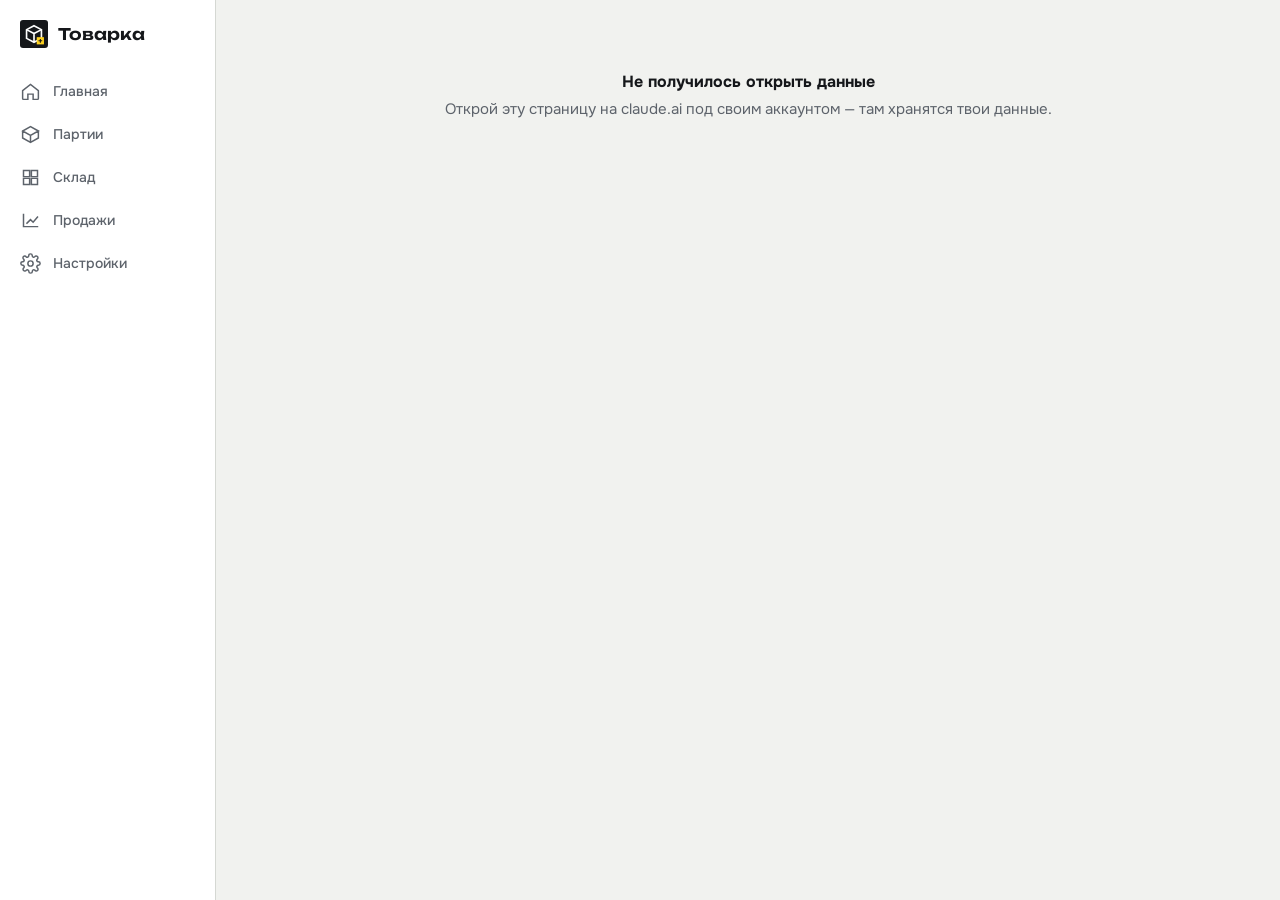
<file: tovarka/android/app/src/main/assets/index.html>
<!doctype html>
<html lang="ru">
<head>
<meta charset="utf-8">
<meta name="viewport" content="width=device-width, initial-scale=1, viewport-fit=cover">
<meta name="color-scheme" content="light dark">
<title>Товарка</title>
<style>
@font-face {
  font-family: 'JetBrains Mono';
  font-style: normal;
  font-weight: 400;
  font-display: swap;
  src: url(fonts/JetBrainsMono-400-cyrillic-b1b041.woff2) format('woff2');
  unicode-range: U+0301, U+0400-045F, U+0490-0491, U+04B0-04B1, U+2116;
}
@font-face {
  font-family: 'JetBrains Mono';
  font-style: normal;
  font-weight: 400;
  font-display: swap;
  src: url(fonts/JetBrainsMono-400-latin-480c06.woff2) format('woff2');
  unicode-range: U+0000-00FF, U+0131, U+0152-0153, U+02BB-02BC, U+02C6, U+02DA, U+02DC, U+0304, U+0308, U+0329, U+2000-206F, U+20AC, U+2122, U+2191, U+2193, U+2212, U+2215, U+FEFF, U+FFFD;
}
@font-face {
  font-family: 'JetBrains Mono';
  font-style: normal;
  font-weight: 500;
  font-display: swap;
  src: url(fonts/JetBrainsMono-500-cyrillic-b1b041.woff2) format('woff2');
  unicode-range: U+0301, U+0400-045F, U+0490-0491, U+04B0-04B1, U+2116;
}
@font-face {
  font-family: 'JetBrains Mono';
  font-style: normal;
  font-weight: 500;
  font-display: swap;
  src: url(fonts/JetBrainsMono-500-latin-480c06.woff2) format('woff2');
  unicode-range: U+0000-00FF, U+0131, U+0152-0153, U+02BB-02BC, U+02C6, U+02DA, U+02DC, U+0304, U+0308, U+0329, U+2000-206F, U+20AC, U+2122, U+2191, U+2193, U+2212, U+2215, U+FEFF, U+FFFD;
}
@font-face {
  font-family: 'Onest';
  font-style: normal;
  font-weight: 400;
  font-display: swap;
  src: url(fonts/Onest-400-cyrillic-4c7562.woff2) format('woff2');
  unicode-range: U+0301, U+0400-045F, U+0490-0491, U+04B0-04B1, U+2116;
}
@font-face {
  font-family: 'Onest';
  font-style: normal;
  font-weight: 400;
  font-display: swap;
  src: url(fonts/Onest-400-latin-cebbb5.woff2) format('woff2');
  unicode-range: U+0000-00FF, U+0131, U+0152-0153, U+02BB-02BC, U+02C6, U+02DA, U+02DC, U+0304, U+0308, U+0329, U+2000-206F, U+20AC, U+2122, U+2191, U+2193, U+2212, U+2215, U+FEFF, U+FFFD;
}
@font-face {
  font-family: 'Onest';
  font-style: normal;
  font-weight: 500;
  font-display: swap;
  src: url(fonts/Onest-500-cyrillic-4c7562.woff2) format('woff2');
  unicode-range: U+0301, U+0400-045F, U+0490-0491, U+04B0-04B1, U+2116;
}
@font-face {
  font-family: 'Onest';
  font-style: normal;
  font-weight: 500;
  font-display: swap;
  src: url(fonts/Onest-500-latin-cebbb5.woff2) format('woff2');
  unicode-range: U+0000-00FF, U+0131, U+0152-0153, U+02BB-02BC, U+02C6, U+02DA, U+02DC, U+0304, U+0308, U+0329, U+2000-206F, U+20AC, U+2122, U+2191, U+2193, U+2212, U+2215, U+FEFF, U+FFFD;
}
@font-face {
  font-family: 'Onest';
  font-style: normal;
  font-weight: 600;
  font-display: swap;
  src: url(fonts/Onest-600-cyrillic-4c7562.woff2) format('woff2');
  unicode-range: U+0301, U+0400-045F, U+0490-0491, U+04B0-04B1, U+2116;
}
@font-face {
  font-family: 'Onest';
  font-style: normal;
  font-weight: 600;
  font-display: swap;
  src: url(fonts/Onest-600-latin-cebbb5.woff2) format('woff2');
  unicode-range: U+0000-00FF, U+0131, U+0152-0153, U+02BB-02BC, U+02C6, U+02DA, U+02DC, U+0304, U+0308, U+0329, U+2000-206F, U+20AC, U+2122, U+2191, U+2193, U+2212, U+2215, U+FEFF, U+FFFD;
}
@font-face {
  font-family: 'Onest';
  font-style: normal;
  font-weight: 700;
  font-display: swap;
  src: url(fonts/Onest-700-cyrillic-4c7562.woff2) format('woff2');
  unicode-range: U+0301, U+0400-045F, U+0490-0491, U+04B0-04B1, U+2116;
}
@font-face {
  font-family: 'Onest';
  font-style: normal;
  font-weight: 700;
  font-display: swap;
  src: url(fonts/Onest-700-latin-cebbb5.woff2) format('woff2');
  unicode-range: U+0000-00FF, U+0131, U+0152-0153, U+02BB-02BC, U+02C6, U+02DA, U+02DC, U+0304, U+0308, U+0329, U+2000-206F, U+20AC, U+2122, U+2191, U+2193, U+2212, U+2215, U+FEFF, U+FFFD;
}
@font-face {
  font-family: 'Unbounded';
  font-style: normal;
  font-weight: 500;
  font-display: swap;
  src: url(fonts/Unbounded-500-cyrillic-c86556.woff2) format('woff2');
  unicode-range: U+0301, U+0400-045F, U+0490-0491, U+04B0-04B1, U+2116;
}
@font-face {
  font-family: 'Unbounded';
  font-style: normal;
  font-weight: 500;
  font-display: swap;
  src: url(fonts/Unbounded-500-latin-06f2e4.woff2) format('woff2');
  unicode-range: U+0000-00FF, U+0131, U+0152-0153, U+02BB-02BC, U+02C6, U+02DA, U+02DC, U+0304, U+0308, U+0329, U+2000-206F, U+20AC, U+2122, U+2191, U+2193, U+2212, U+2215, U+FEFF, U+FFFD;
}
@font-face {
  font-family: 'Unbounded';
  font-style: normal;
  font-weight: 600;
  font-display: swap;
  src: url(fonts/Unbounded-600-cyrillic-c86556.woff2) format('woff2');
  unicode-range: U+0301, U+0400-045F, U+0490-0491, U+04B0-04B1, U+2116;
}
@font-face {
  font-family: 'Unbounded';
  font-style: normal;
  font-weight: 600;
  font-display: swap;
  src: url(fonts/Unbounded-600-latin-06f2e4.woff2) format('woff2');
  unicode-range: U+0000-00FF, U+0131, U+0152-0153, U+02BB-02BC, U+02C6, U+02DA, U+02DC, U+0304, U+0308, U+0329, U+2000-206F, U+20AC, U+2122, U+2191, U+2193, U+2212, U+2215, U+FEFF, U+FFFD;
}

[hidden] { display: none !important; }
img { max-width: 100%; }
/* Складская накладная: бумага, чернила, жёлтая грузовая лента. Плоско, острые углы, цифры моноширинным. */
:root {
  --paper: #f1f2ef;
  --sheet: #ffffff;
  --sheet-2: #e7e9e5;
  --line: #d5d8d3;
  --ink: #15171a;
  --muted: #5d636b;
  --tape: #ffd21f;
  --tape-ink: #15171a;
  --pos: #0b7a4b;
  --neg: #c2362f;
  --link: #15171a;
  --f-display: "Unbounded", "Onest", system-ui, sans-serif;
  --f-body: "Onest", system-ui, -apple-system, "Segoe UI", Roboto, sans-serif;
  --f-mono: "JetBrains Mono", ui-monospace, "SFMono-Regular", Menlo, Consolas, monospace;
  --r: 4px;
  --nav-h: 62px;
  color-scheme: light;
}
@media (prefers-color-scheme: dark) {
  :root:not([data-theme="light"]) {
    --paper: #111214; --sheet: #1a1c1f; --sheet-2: #24272b; --line: #2e3237;
    --ink: #eceeef; --muted: #959ba3; --tape: #f2c419; --tape-ink: #111214;
    --pos: #3fcb8b; --neg: #ff7a6b; --link: #eceeef; color-scheme: dark;
  }
}
:root[data-theme="dark"] {
  --paper: #111214; --sheet: #1a1c1f; --sheet-2: #24272b; --line: #2e3237;
  --ink: #eceeef; --muted: #959ba3; --tape: #f2c419; --tape-ink: #111214;
  --pos: #3fcb8b; --neg: #ff7a6b; --link: #eceeef; color-scheme: dark;
}

* { box-sizing: border-box; }
html, body { margin: 0; }
body {
  background: var(--paper); color: var(--ink);
  font: 15px/1.5 var(--f-body);
  -webkit-font-smoothing: antialiased; -webkit-tap-highlight-color: transparent;
}
a { color: var(--link); text-decoration: underline; text-decoration-thickness: 1px; text-underline-offset: 3px; }
h1 { font: 600 22px/1.2 var(--f-display); margin: 0; letter-spacing: -.01em; text-wrap: balance; }
h2 { font: 600 16px/1.3 var(--f-body); margin: 0; }
h3 { font: 500 12px/1.4 var(--f-mono); margin: 0 0 8px; color: var(--muted); text-transform: uppercase; letter-spacing: .06em; }
.num, .calc .v, td.num { font-family: var(--f-mono); font-variant-numeric: tabular-nums; letter-spacing: -.02em; }
.muted { color: var(--muted); }
.pos { color: var(--pos); }
.neg { color: var(--neg); }
.small { font-size: 13px; }

/* ── каркас ── */
.layout { min-height: 100vh; }
.view { padding-block: 16px calc(var(--nav-h) + 24px + env(safe-area-inset-bottom, 0px)); padding-left: max(16px, env(safe-area-inset-left, 0px)); padding-right: max(16px, env(safe-area-inset-right, 0px)); max-width: 1080px; margin: 0 auto; }
.nav {
  position: fixed; left: 0; right: 0; bottom: 0; z-index: 20;
  display: flex; justify-content: space-around; align-items: stretch;
  height: calc(var(--nav-h) + env(safe-area-inset-bottom)); padding-bottom: env(safe-area-inset-bottom);
  padding-left: env(safe-area-inset-left, 0px); padding-right: env(safe-area-inset-right, 0px);
  background: var(--sheet); border-top: 1px solid var(--line);
}
.nav .brand { display: none; }
.nav a {
  flex: 1; display: flex; flex-direction: column; align-items: center; justify-content: center; gap: 3px;
  color: var(--muted); font-size: 11px; font-weight: 500; text-decoration: none; position: relative;
}
.nav a svg { width: 21px; height: 21px; fill: none; stroke: currentColor; stroke-width: 1.7; stroke-linecap: square; stroke-linejoin: miter; }
.nav a.active { color: var(--ink); }
.nav a.active::before { content: ""; position: absolute; top: -1px; left: 22%; right: 22%; height: 3px; background: var(--tape); }

@media (min-width: 900px) {
  .layout { display: grid; grid-template-columns: 216px 1fr; }
  .nav {
    position: sticky; top: env(safe-area-inset-top, 0px); height: 100vh; flex-direction: column; justify-content: flex-start;
    gap: 0; padding: 18px 0; border-top: 0; border-right: 1px solid var(--line);
  }
  .nav .brand { display: flex; align-items: center; gap: 10px; font: 600 16px var(--f-display); padding: 2px 20px 22px; }
  .nav .brand svg, .nav .brand img { width: 28px; height: 28px; }
  .nav a { flex: none; flex-direction: row; justify-content: flex-start; gap: 12px; padding: 11px 20px; font-size: 14px; }
  .nav a:hover { color: var(--ink); background: var(--sheet-2); }
  .nav a.active { background: var(--sheet-2); }
  .nav a.active::before { top: 0; bottom: 0; left: 0; right: auto; width: 4px; height: auto; }
  .view { padding-block: 30px 48px; padding-left: max(36px, env(safe-area-inset-left, 0px)); padding-right: max(36px, env(safe-area-inset-right, 0px)); width: 100%; }
}

.page-head { display: flex; align-items: flex-end; justify-content: space-between; gap: 12px; margin: 4px 0 20px; flex-wrap: wrap; padding-bottom: 14px; border-bottom: 2px solid var(--ink); }
.back { display: inline-flex; align-items: center; gap: 4px; color: var(--muted); font: 500 12px var(--f-mono); text-transform: uppercase; letter-spacing: .05em; margin-bottom: 8px; text-decoration: none; }
.section { margin: 30px 0 0; }
.row { display: flex; align-items: center; gap: 8px; flex-wrap: wrap; }
.spacer { flex: 1; }

/* ── блоки ── */
.card { background: var(--sheet); border: 1px solid var(--line); border-radius: var(--r); padding: 16px; }
.card + .card { margin-top: 8px; }
.grid { display: grid; gap: 0; }

/* итоговые цифры — как строка в накладной: ячейки через линию */
.kpis { grid-template-columns: repeat(2, minmax(0, 1fr)); gap: 1px; background: var(--line); border: 1px solid var(--line); border-radius: var(--r); overflow: hidden; }
@media (min-width: 700px) { .kpis { grid-template-columns: repeat(4, minmax(0, 1fr)); } }
.kpis.three { grid-template-columns: repeat(3, minmax(0, 1fr)); }
.kpis > .card { border: 0; border-radius: 0; margin: 0; }
.kpi { padding: 14px 16px; }
.kpi .label { color: var(--muted); font: 500 11px/1.4 var(--f-mono); text-transform: uppercase; letter-spacing: .05em; }
.kpi .value { font: 500 21px/1.25 var(--f-mono); margin-top: 6px; letter-spacing: -.03em; }
.kpi .hint { color: var(--muted); font-size: 12px; margin-top: 4px; }
.kpi.hero { grid-column: 1 / -1; padding: 18px 16px 20px; }
.kpi.hero .value { font: 600 38px/1.1 var(--f-display); letter-spacing: -.02em; margin-top: 8px; }
@media (min-width: 700px) { .kpi.hero .value { font-size: 46px; } }

/* предупреждение — полоса грузовой ленты */
.alert { position: relative; background: var(--sheet); border: 1px solid var(--line); border-radius: var(--r); padding: 12px 14px 12px 30px; font-weight: 500; display: flex; gap: 10px; align-items: center; overflow: hidden; }
.alert::before { content: ""; position: absolute; left: 0; top: 0; bottom: 0; width: 14px;
  background: repeating-linear-gradient(-45deg, var(--tape) 0 6px, var(--tape-ink) 6px 12px); }
.alert a { color: inherit; }

/* шкала окупаемости — с делениями, как линейка */
.progress { height: 10px; background: var(--sheet-2); margin-top: 12px; position: relative; border-radius: 1px; overflow: hidden; }
.progress > div { height: 100%; background: var(--pos); }
.progress::after { content: ""; position: absolute; inset: 0; background: repeating-linear-gradient(90deg, transparent 0 calc(10% - 1px), var(--sheet) calc(10% - 1px) 10%); }

.list-link { display: block; color: inherit; text-decoration: none; }
a.card.list-link:hover { border-color: var(--ink); }
.list-link:active { opacity: .7; }

/* ── расчёт ── */
.calc { display: grid; grid-template-columns: 1fr auto; gap: 7px 16px; }
.calc .k { color: var(--muted); }
.calc .v { text-align: right; }
.calc .sep { grid-column: 1 / -1; border-top: 1px dashed var(--line); margin: 4px 0; }
.calc .strong { font-weight: 600; color: var(--ink); }
@media (min-width: 700px) { .calc.two { grid-template-columns: 1fr auto 1fr auto; column-gap: 28px; } }

.chips { display: flex; gap: 6px; flex-wrap: wrap; }
.chip { display: inline-flex; align-items: center; gap: 4px; padding: 2px 7px; border-radius: 2px; border: 1px solid var(--line); background: transparent; font: 500 11.5px/1.5 var(--f-mono); color: var(--muted); white-space: nowrap; }
.chip.ok { color: var(--pos); border-color: currentColor; }
.chip.bad { color: var(--neg); border-color: currentColor; }
.chip.warn { color: var(--tape-ink); background: var(--tape); border-color: var(--tape); }
.chip.accent { color: var(--ink); border-color: var(--ink); }
button.chip { cursor: pointer; }

/* ── товары ── */
.item { display: grid; grid-template-columns: 72px 1fr; gap: 14px; align-items: start; }
.thumb {
  width: 72px; height: 72px; border-radius: 2px; background: var(--sheet-2);
  display: flex; align-items: center; justify-content: center; color: var(--muted);
  font: 500 10px/1.2 var(--f-mono); text-transform: uppercase; letter-spacing: .04em; text-align: center;
  border: 1px dashed var(--line); padding: 4px; cursor: pointer; overflow: hidden;
}
.thumb:has(img) { border-style: solid; padding: 0; }
.thumb img { width: 100%; height: 100%; object-fit: cover; }
.item-title { font-weight: 600; font-size: 16px; }
.item-meta { display: grid; grid-template-columns: repeat(auto-fill, minmax(150px, 1fr)); gap: 4px 14px; margin-top: 10px; font-size: 13px; }
.item-meta div { font-family: var(--f-mono); letter-spacing: -.02em; white-space: nowrap; }
.item-meta div span { color: var(--muted); font-family: var(--f-body); letter-spacing: 0; }
.item-actions { display: flex; gap: 6px; flex-wrap: wrap; margin-top: 12px; }
.yuan { display: flex; align-items: center; gap: 8px; margin-top: 10px; }
.yuan input { width: 110px; font-family: var(--f-mono); }
.yuan.missing input { border-color: var(--tape); box-shadow: inset 0 0 0 1px var(--tape); }

.stock-grid { display: grid; grid-template-columns: repeat(2, minmax(0, 1fr)); gap: 8px; }
@media (min-width: 700px) { .stock-grid { grid-template-columns: repeat(4, minmax(0, 1fr)); } }
.tile { padding: 0; overflow: hidden; cursor: pointer; text-align: left; font: inherit; color: inherit; margin: 0 !important; }
.tile:hover { border-color: var(--ink); }
.tile .ph { aspect-ratio: 1; background: var(--sheet-2); display: flex; align-items: center; justify-content: center; color: var(--muted); font: 500 11px var(--f-mono); text-transform: uppercase; letter-spacing: .05em; border-bottom: 1px solid var(--line); }
.tile .ph img { width: 100%; height: 100%; object-fit: cover; }
.tile .body { padding: 10px 12px 12px; }
.tile .t { font-weight: 600; font-size: 14px; line-height: 1.3; }
.tile .p { font: 500 16px var(--f-mono); margin-top: 4px; letter-spacing: -.02em; }
.tile.soldout { opacity: .5; }

.photos { display: grid; grid-template-columns: repeat(auto-fill, minmax(88px, 1fr)); gap: 8px; }
.photos .ph { position: relative; aspect-ratio: 1; border-radius: 2px; overflow: hidden; background: var(--sheet-2); }
.photos .ph img { width: 100%; height: 100%; object-fit: cover; cursor: zoom-in; }
.photos .ph button { position: absolute; top: 4px; right: 4px; width: 26px; height: 26px; border-radius: 2px; border: 0; background: rgba(0,0,0,.65); color: #fff; cursor: pointer; font-size: 12px; padding: 0; }
.photos label.add { aspect-ratio: 1; border: 1px dashed var(--muted); border-radius: 2px; display: flex; flex-direction: column; align-items: center; justify-content: center; color: var(--muted); cursor: pointer; font: 500 11px var(--f-mono); text-transform: uppercase; gap: 2px; }
.photos label.add b { font: 300 26px var(--f-body); }

/* ── график ── */
.chart { display: flex; gap: 4px; height: 170px; align-items: stretch; }
.chart .col { flex: 1; min-width: 0; display: flex; flex-direction: column; align-items: center; gap: 6px; }
.chart .bars { flex: 1; width: 100%; display: flex; align-items: flex-end; justify-content: center; gap: 2px; border-bottom: 1px solid var(--ink); }
.chart .bars i { width: 36%; max-width: 20px; background: var(--ink); }
.chart .bars i.profit { background: var(--tape); }
.chart .col span { font: 11px var(--f-mono); color: var(--muted); white-space: nowrap; overflow: hidden; text-overflow: ellipsis; max-width: 100%; }
.legend { display: flex; gap: 14px; font-size: 12px; color: var(--muted); margin-top: 8px; }
.legend i { display: inline-block; width: 10px; height: 10px; margin-right: 5px; vertical-align: -1px; }

/* ── формы ── */
button, .btn {
  font: 600 14px var(--f-body); border-radius: var(--r); border: 1px solid var(--ink);
  background: transparent; color: var(--ink); padding: 9px 14px; cursor: pointer; display: inline-flex; align-items: center; gap: 6px; justify-content: center;
}
button:hover { background: var(--sheet-2); }
button:active { transform: translateY(1px); }
button:focus-visible, a:focus-visible, input:focus-visible, select:focus-visible { outline: 2px solid var(--tape); outline-offset: 2px; }
button.primary { background: var(--tape); border-color: var(--tape); color: var(--tape-ink); }
button.primary:hover { filter: brightness(.95); background: var(--tape); }
button.danger { color: var(--neg); border-color: var(--neg); }
button.sm { padding: 6px 11px; font-size: 13px; }
button.block { width: 100%; }
button:disabled { opacity: .4; cursor: default; }
.icon-btn { border: 0; background: transparent; padding: 6px 8px; font-size: 16px; color: var(--muted); }
.icon-btn:hover { color: var(--ink); background: transparent; }

label.f { display: block; margin-bottom: 12px; }
label.f > span { display: block; font: 500 11px/1.4 var(--f-mono); text-transform: uppercase; letter-spacing: .05em; color: var(--muted); margin-bottom: 5px; }
input, select, textarea {
  font: inherit; color: var(--ink); background: var(--sheet); border: 1px solid var(--line);
  border-radius: var(--r); padding: 10px 12px; width: 100%; min-width: 0;
}
input[type="number"] { font-family: var(--f-mono); }
input:focus, select:focus, textarea:focus { outline: none; border-color: var(--ink); }
.f-row { display: grid; grid-template-columns: 1fr 1fr; gap: 10px; }
.f-row.three { grid-template-columns: 1fr 1fr 1fr; }
@media (max-width: 420px) { .f-row.three { grid-template-columns: 1fr 1fr; } }
.hint-line { font-size: 13px; color: var(--muted); margin: -4px 0 12px; }
.seg { display: inline-flex; border: 1px solid var(--ink); border-radius: var(--r); overflow: hidden; }
.seg button { border: 0; border-radius: 0; background: transparent; padding: 7px 12px; font-size: 13px; color: var(--ink); }
.seg button + button { border-left: 1px solid var(--ink); }
.seg button.on { background: var(--ink); color: var(--paper); }
.search { max-width: 320px; }
.check { display: flex; align-items: center; gap: 8px; margin-bottom: 12px; }
.check input { width: auto; accent-color: var(--ink); }

table.t { width: 100%; border-collapse: collapse; font-size: 14px; }
table.t th { text-align: left; font: 500 11px var(--f-mono); text-transform: uppercase; letter-spacing: .05em; color: var(--muted); padding: 8px; border-bottom: 1px solid var(--ink); }
table.t td { padding: 9px 8px; border-bottom: 1px solid var(--line); vertical-align: middle; }
table.t td input { padding: 6px 8px; }

.empty { text-align: center; color: var(--muted); padding: 40px 16px; }
.empty b { display: block; color: var(--ink); font-size: 16px; margin-bottom: 4px; }

/* ── окно ── */
.sheet { position: fixed; inset: 0; z-index: 50; display: flex; align-items: flex-end; justify-content: center; }
.sheet[hidden] { display: none; }
.sheet-backdrop { position: absolute; inset: 0; background: rgba(10, 11, 13, .5); }
.sheet-panel {
  position: relative; background: var(--sheet); width: 100%; max-width: 540px; max-height: 92vh; overflow: auto;
  border-radius: 6px 6px 0 0; border-top: 4px solid var(--tape); padding: 0 16px calc(20px + env(safe-area-inset-bottom));
  animation: up .16s ease-out;
}
@media (min-width: 700px) { .sheet { align-items: center; } .sheet-panel { border-radius: var(--r); padding-bottom: 20px; } }
@keyframes up { from { transform: translateY(20px); opacity: .6; } to { transform: none; opacity: 1; } }
@media (prefers-reduced-motion: reduce) { .sheet-panel { animation: none; } }
.sheet-head { position: sticky; top: 0; background: var(--sheet); display: flex; align-items: center; justify-content: space-between; padding: 14px 0 12px; z-index: 1; border-bottom: 1px solid var(--line); margin-bottom: 14px; }
.sheet-head h2 { font: 600 15px var(--f-display); }

.lightbox { position: fixed; inset: 0; z-index: 60; background: rgba(0,0,0,.92); display: flex; align-items: center; justify-content: center; cursor: zoom-out; }
.lightbox[hidden] { display: none; }
.lightbox img { max-width: 96vw; max-height: 92vh; }

.toast {
  position: fixed; left: 50%; transform: translateX(-50%); bottom: calc(var(--nav-h) + 16px + env(safe-area-inset-bottom));
  background: var(--ink); color: var(--paper); padding: 10px 16px; border-radius: var(--r); border-left: 6px solid var(--tape);
  z-index: 70; font-weight: 500; max-width: calc(100vw - 32px);
}
.toast[hidden] { display: none; }
@media (min-width: 900px) { .toast { bottom: 24px; } }

/* ── склад ── */
.stock-count b { color: var(--ink); font-weight: 500; }
.tile-sell { margin-top: 10px; }
.toast { display: flex; align-items: center; gap: 14px; width: max-content; }
.toast-btn { border: 0; background: var(--tape); color: var(--tape-ink); padding: 6px 10px; font-size: 13px; flex: none; }
.toast-btn:hover { background: var(--tape); filter: brightness(.95); }

.nav a span { white-space: nowrap; }
@media (max-width: 420px) { .nav a { font-size: 10px; } }

</style>
</head>
<body>
<div class="layout">
    <nav class="nav" id="nav">
      <div class="brand"><svg xmlns="http://www.w3.org/2000/svg" viewBox="0 0 512 512"><rect width="512" height="512" rx="56" fill="#15171a"/><path d="M256 104l136 72v160l-136 72-136-72V176z" fill="none" stroke="#ffffff" stroke-width="30" stroke-linejoin="miter"/><path d="M120 176l136 72 136-72M256 248v160" fill="none" stroke="#ffffff" stroke-width="30"/><rect x="306" y="314" width="132" height="132" fill="#ffd21f"/><path d="M372 346v68M338 380h68" stroke="#15171a" stroke-width="20"/></svg><span>Товарка</span></div>
      <a href="#" data-route="home"><svg viewBox="0 0 24 24"><path d="M3 11l9-7 9 7v9a1 1 0 0 1-1 1h-5v-6H9v6H4a1 1 0 0 1-1-1z"/></svg><span>Главная</span></a>
      <a href="#batches" data-route="batches"><svg viewBox="0 0 24 24"><path d="M21 8l-9-5-9 5 9 5 9-5zM3 8v8l9 5 9-5V8M12 13v8"/></svg><span>Партии</span></a>
      <a href="#stock" data-route="stock"><svg viewBox="0 0 24 24"><path d="M4 4h7v7H4zM13 4h7v7h-7zM4 13h7v7H4zM13 13h7v7h-7z"/></svg><span>Склад</span></a>
      <a href="#sales" data-route="sales"><svg viewBox="0 0 24 24"><path d="M4 19V5M4 19h16M8 15l4-4 3 3 5-6"/></svg><span>Продажи</span></a>
      <a href="#options" data-route="options"><svg viewBox="0 0 24 24"><circle cx="12" cy="12" r="3"/><path d="M19.4 15a1.7 1.7 0 0 0 .3 1.8l.1.1a2 2 0 1 1-2.8 2.8l-.1-.1a1.7 1.7 0 0 0-1.8-.3 1.7 1.7 0 0 0-1 1.5V21a2 2 0 1 1-4 0v-.1a1.7 1.7 0 0 0-1.1-1.5 1.7 1.7 0 0 0-1.8.3l-.1.1a2 2 0 1 1-2.8-2.8l.1-.1a1.7 1.7 0 0 0 .3-1.8 1.7 1.7 0 0 0-1.5-1H3a2 2 0 1 1 0-4h.1a1.7 1.7 0 0 0 1.5-1.1 1.7 1.7 0 0 0-.3-1.8l-.1-.1a2 2 0 1 1 2.8-2.8l.1.1a1.7 1.7 0 0 0 1.8.3H9a1.7 1.7 0 0 0 1-1.5V3a2 2 0 1 1 4 0v.1a1.7 1.7 0 0 0 1 1.5 1.7 1.7 0 0 0 1.8-.3l.1-.1a2 2 0 1 1 2.8 2.8l-.1.1a1.7 1.7 0 0 0-.3 1.8V9a1.7 1.7 0 0 0 1.5 1H21a2 2 0 1 1 0 4h-.1a1.7 1.7 0 0 0-1.5 1z"/></svg><span>Настройки</span></a>
    </nav>
    <main id="view" class="view"></main>
  </div>
  <div id="sheet" class="sheet" hidden>
    <div class="sheet-backdrop" data-close></div>
    <div class="sheet-panel" role="dialog" aria-modal="true">
      <div class="sheet-head"><h2 id="sheet-title"></h2><button class="icon-btn" data-close aria-label="Закрыть">✕</button></div>
      <div id="sheet-body" class="sheet-body"></div>
    </div>
  </div>
  <div id="lightbox" class="lightbox" hidden><img alt=""></div>
  <div id="toast" class="toast" hidden></div>
  <script>
'use strict';
/* Хранилище и расчёты для версии на claude.ai.
   Повторяет серверное API (app/main.py), но данные лежат в db артефакта,
   а фото — в его assets. Расчёты — копия app/calc.py. */

const DEFAULTS = {
  cny_markup: 0.5, usd_rate: 89.5, cargo_usd_per_kg: 2.9, rf_delivery_rub: 2000,
  stale_days: 14, cny_cbr: 11.0, cny_cbr_date: '',
};
const COLLS = ['categories', 'batches', 'items', 'sales', 'expenses', 'photos'];
const S = { settings: {}, ready: false, failed: '' };
COLLS.forEach((c) => (S[c] = new Map()));
let DB = null;
let ASSETS = null;

const r2 = (x) => Math.round((x + Number.EPSILON) * 100) / 100;
const pad = (n) => String(n).padStart(2, '0');
function nowIso() { const d = new Date(); return `${d.getFullYear()}-${pad(d.getMonth() + 1)}-${pad(d.getDate())} ${pad(d.getHours())}:${pad(d.getMinutes())}:${pad(d.getSeconds())}`; }
const todayIso = () => nowIso().slice(0, 10);
const parseTs = (s) => (s ? new Date(String(s).replace(' ', 'T')) : null);
function daysSince(ts) { const d = parseTs(ts); return d && !isNaN(d) ? Math.floor((Date.now() - d) / 86400000) : 0; }

class ApiError extends Error {}
const fail = (msg) => { throw new ApiError(msg); };

/* ───── запись ───── */
function clean(o) { const { id, ...rest } = o; return rest; }
async function put(coll, id, data) {
  const body = clean(data);
  S[coll].set(id, { ...body, id });
  await DB.collection(coll).doc(id).set(body);
}
async function patch(coll, id, data) {
  const cur = S[coll].get(id);
  if (!cur) fail('Запись не найдена');
  await put(coll, id, { ...cur, ...data });
}
async function del(coll, id) { S[coll].delete(id); await DB.collection(coll).doc(id).delete(); }
const newId = (coll) => DB.collection(coll).doc().id;
const list = (coll) => [...S[coll].values()];

/* ───── расчёт партии (копия calc.py) ───── */
function calcBatch(p, items, sales, expenses) {
  const totalWeight = items.reduce((a, i) => a + Math.max(i.qty, 0) * Math.max(i.weight_kg, 0), 0);
  const has = totalWeight > 0;
  const cargo = totalWeight * p.cargo_usd_per_kg * p.usd_rate;
  const rf = has ? p.rf_delivery_rub : 0;
  const logistics = cargo + rf;
  const perKg = has ? logistics / totalWeight : 0;
  const active = sales.filter((s) => !s.returned);
  const byItem = {};
  active.forEach((s) => (byItem[s.item_id] ||= []).push(s));

  const calcs = {};
  let buyTotal = 0, plannedRevenue = 0, revenue = 0, soldCost = 0;
  const remainingPrices = [];
  for (const it of items) {
    const unitBuy = it.buy_cny * p.cny_rate;
    const unitLog = it.weight_kg * perKg;
    const unitCost = unitBuy + unitLog;
    const ss = byItem[it.id] || [];
    const sold = ss.reduce((a, s) => a + s.qty, 0);
    const itRevenue = ss.reduce((a, s) => a + s.price * s.qty - (s.extra_cost || 0), 0);
    const stock = Math.max(it.qty - sold - (it.reserved || 0), 0);
    const unsold = Math.max(it.qty - sold, 0);
    buyTotal += unitBuy * it.qty;
    plannedRevenue += it.sell_price * it.qty;
    revenue += itRevenue;
    soldCost += unitCost * sold;
    for (let k = 0; k < unsold; k++) remainingPrices.push(it.sell_price);
    const margin = it.sell_price - unitCost;
    calcs[it.id] = {
      qty: it.qty, weight_kg: it.weight_kg, total_weight_kg: r2(it.weight_kg * it.qty),
      unit_buy_rub: r2(unitBuy), unit_logistics_rub: r2(unitLog), unit_cost_rub: r2(unitCost),
      unit_margin_rub: r2(margin), margin_pct: it.sell_price ? r2((margin / it.sell_price) * 100) : 0,
      sold, reserved: it.reserved || 0, stock, revenue_rub: r2(itRevenue), profit_rub: r2(itRevenue - unitCost * sold),
    };
  }
  const totalCost = buyTotal + logistics + expenses;
  const plannedProfit = plannedRevenue - totalCost;
  const payback = revenue - totalCost;
  let breakeven = 0;
  if (payback < 0) {
    breakeven = null;
    let acc = 0;
    const sorted = remainingPrices.sort((a, b) => b - a);
    for (let n = 0; n < sorted.length; n++) { acc += sorted[n]; if (acc >= -payback - 1e-9) { breakeven = n + 1; break; } }
  }
  const unitsTotal = items.reduce((a, i) => a + i.qty, 0);
  const unitsSold = Object.values(calcs).reduce((a, c) => a + c.sold, 0);
  return {
    calc: {
      total_weight_kg: r2(totalWeight), cargo_rub: r2(cargo), rf_delivery_rub: r2(rf), logistics_rub: r2(logistics),
      logistics_per_kg_rub: r2(perKg), buy_rub: r2(buyTotal), expenses_rub: r2(expenses), total_cost_rub: r2(totalCost),
      units_total: unitsTotal, units_sold: unitsSold, units_left: Math.max(unitsTotal - unitsSold, 0),
      planned_revenue_rub: r2(plannedRevenue), planned_profit_rub: r2(plannedProfit), revenue_rub: r2(revenue),
      profit_rub: r2(revenue - soldCost - expenses), payback_rub: r2(payback),
      roi_pct: totalCost ? r2((plannedProfit / totalCost) * 100) : 0, breakeven_units: breakeven,
    },
    items: calcs,
  };
}

/* ───── сборка данных для экрана ───── */
function settingsOut() {
  const s = { ...DEFAULTS, ...S.settings };
  return { ...s, cny_rate: r2(s.cny_cbr + s.cny_markup) };
}
const photoUrl = (p) => `/_blob/${p.asset_id}`;
function photosOf(itemId) {
  return list('photos').filter((p) => p.item_id === itemId).sort((a, b) => (a.created_at > b.created_at ? 1 : -1))
    .map((p) => ({ id: p.id, url: photoUrl(p) }));
}
function batchFull(id) {
  const raw = S.batches.get(id);
  if (!raw) fail('Партия не найдена');
  const b = { ...raw };
  const cnyRate = r2(b.cny_cbr + b.cny_markup);
  const cats = S.categories;
  const items = list('items').filter((i) => i.batch_id === id)
    .sort((a, b2) => (a.created_at === b2.created_at ? (a.id > b2.id ? 1 : -1) : a.created_at > b2.created_at ? 1 : -1))
    .map((i) => ({ ...i, reserved: i.reserved || 0, listed: !!i.listed, category: cats.get(i.category_id)?.name || null }));
  const ids = new Set(items.map((i) => i.id));
  const sales = list('sales').filter((s) => ids.has(s.item_id));
  const expenses = list('expenses').filter((e) => e.batch_id === id).sort((a, c) => (a.spent_at < c.spent_at ? 1 : -1));
  const res = calcBatch({ cny_rate: cnyRate, usd_rate: b.usd_rate, cargo_usd_per_kg: b.cargo_usd_per_kg, rf_delivery_rub: b.rf_delivery_rub },
    items, sales, expenses.reduce((a, e) => a + e.amount, 0));
  for (const i of items) {
    i.calc = res.items[i.id];
    i.photos = photosOf(i.id);
    i.batch_name = b.name;
    i.batch_status = b.status;
  }
  return { ...b, cny_rate: cnyRate, calc: res.calc, items, expenses, missing_buy_price: items.filter((i) => !(i.buy_cny > 0)).length };
}
const allBatches = () => list('batches').sort((a, b) => (a.created_at < b.created_at ? 1 : a.created_at > b.created_at ? -1 : 0)).map((b) => batchFull(b.id));
function soldCount(itemId) { return list('sales').filter((s) => s.item_id === itemId && !s.returned).reduce((a, s) => a + s.qty, 0); }

/* ───── операции ───── */
const ops = {
  settings: () => settingsOut(),
  async saveSettings(body) {
    const next = { ...DEFAULTS, ...S.settings };
    for (const [k, v] of Object.entries(body)) if (v !== null && v !== undefined && k in DEFAULTS) next[k] = Number(v);
    if (body.cny_cbr != null) next.cny_cbr_date = `вручную ${todayIso()}`;
    S.settings = next;
    await DB.doc('app/settings').set(next);
    return settingsOut();
  },
  categories: () => list('categories').sort((a, b) => a.sort - b.sort || (a.id > b.id ? 1 : -1)),
  async addDefaultCategories() {
    const defs = [['Футболка', 0.3, 2000], ['Худи / свитшот', 0.8, 3000], ['Штаны', 0.6, 2500], ['Куртка / ветровка', 1.0, 3500],
      ['Пуховик', 1.5, 4000], ['Обувь (с коробкой)', 1.5, 4000], ['Аксессуары', 0.2, 1000]];
    let n = 0;
    for (const [name, weight_kg, default_price] of defs) await put('categories', newId('categories'), { name, weight_kg, default_price, sort: n++ });
  },
  async addCategory(b) {
    const sort = Math.max(0, ...list('categories').map((c) => c.sort || 0)) + 1;
    await put('categories', newId('categories'), { name: b.name.trim(), weight_kg: b.weight_kg, default_price: b.default_price || 0, sort });
  },
  async saveCategory(id, b) {
    if (!b.name?.trim()) fail('Впиши название типа');
    if (!(b.weight_kg > 0)) fail('Вес должен быть больше нуля');
    await patch('categories', id, { name: b.name.trim(), weight_kg: b.weight_kg, default_price: b.default_price || 0 });
  },
  delCategory: (id) => del('categories', id),

  batches: () => allBatches().map((b) => ({ ...b, items_count: b.items.length })),
  batch: (id) => batchFull(id),
  async createBatch(body) {
    const s = settingsOut();
    const status = body.status || 'transit';
    const id = newId('batches');
    const pick = (k) => (body[k] === null || body[k] === undefined || body[k] === '' ? s[k] : Number(body[k]));
    await put('batches', id, {
      name: (body.name || '').trim() || `Партия №${S.batches.size + 1}`, status, created_at: nowIso(),
      received_at: status === 'received' ? nowIso() : null,
      cny_cbr: pick('cny_cbr'), cny_markup: pick('cny_markup'), usd_rate: pick('usd_rate'),
      cargo_usd_per_kg: pick('cargo_usd_per_kg'), rf_delivery_rub: pick('rf_delivery_rub'), note: body.note || '',
    });
    return batchFull(id);
  },
  async saveBatch(id, body) {
    const cur = S.batches.get(id);
    if (!cur) fail('Партия не найдена');
    const data = {};
    for (const k of ['name', 'status', 'note']) if (body[k] != null) data[k] = body[k];
    for (const k of ['cny_cbr', 'cny_markup', 'usd_rate', 'cargo_usd_per_kg', 'rf_delivery_rub']) if (body[k] != null) data[k] = Number(body[k]);
    if ('name' in data) data.name = data.name.trim() || cur.name;
    if (data.status === 'received' && !cur.received_at) data.received_at = nowIso();
    await patch('batches', id, data);
    return batchFull(id);
  },
  async delBatch(id) {
    const items = list('items').filter((i) => i.batch_id === id);
    for (const i of items) await ops.delItem(i.id, true);
    for (const e of list('expenses').filter((e) => e.batch_id === id)) await del('expenses', e.id);
    await del('batches', id);
  },

  async createItem(batchId, b) {
    batchFull(batchId);
    const cat = b.category_id ? S.categories.get(b.category_id) : null;
    if (b.category_id && !cat) fail('Нет такого типа вещи');
    const weight = b.weight_kg || cat?.weight_kg;
    if (!weight) fail('Выбери тип вещи — по нему ставится вес');
    if (!b.title?.trim()) fail('Впиши название');
    if (!(b.qty >= 1)) fail('Количество — от 1 шт');
    await put('items', newId('items'), {
      batch_id: batchId, category_id: b.category_id || null, title: b.title.trim(), color: (b.color || '').trim(), size: (b.size || '').trim(),
      qty: Math.floor(b.qty), weight_kg: weight, buy_cny: b.buy_cny || 0,
      sell_price: b.sell_price ?? cat?.default_price ?? 0, reserved: 0, listed: !!b.listed, note: b.note || '', created_at: nowIso(),
    });
    return batchFull(batchId);
  },
  async saveItem(id, body) {
    const it = S.items.get(id);
    if (!it) fail('Товар не найден');
    const data = {};
    for (const [k, v] of Object.entries(body)) if (v !== null && v !== undefined) data[k] = v;
    if (data.category_id && data.category_id !== it.category_id && body.weight_kg == null) {
      const cat = S.categories.get(data.category_id);
      if (!cat) fail('Нет такого типа вещи');
      data.weight_kg = cat.weight_kg;
    }
    if (data.title !== undefined && !String(data.title).trim()) fail('Впиши название');
    if (data.weight_kg !== undefined && !(data.weight_kg > 0)) fail('Вес должен быть больше нуля');
    if (data.buy_cny !== undefined && data.buy_cny < 0) fail('Цена не может быть отрицательной');
    const qty = data.qty ?? it.qty;
    const sold = soldCount(id);
    if (qty < 1) fail('Количество — от 1 шт');
    if (qty < sold) fail(`Уже продано ${sold} шт — меньше нельзя`);
    if ((data.reserved ?? it.reserved ?? 0) < 0) fail('Бронь не может быть меньше нуля');
    if ((data.reserved ?? it.reserved ?? 0) > qty - sold) fail('Бронь больше, чем осталось');
    if ('listed' in data) data.listed = !!data.listed;
    await patch('items', id, data);
    return batchFull(it.batch_id);
  },
  async delItem(id, quiet) {
    const it = S.items.get(id);
    if (!it) return;
    for (const p of list('photos').filter((p) => p.item_id === id)) await ops.delPhoto(p.id);
    for (const s of list('sales').filter((s) => s.item_id === id)) await del('sales', s.id);
    await del('items', id);
    return quiet ? null : batchFull(it.batch_id);
  },
  stock() {
    const staleDays = settingsOut().stale_days;
    const out = [];
    for (const b of allBatches()) for (const i of b.items) {
      i.days_in_stock = b.status === 'received' ? daysSince(b.received_at) : 0;
      i.stale = b.status === 'received' && i.calc.stock > 0 && i.days_in_stock >= staleDays;
      out.push(i);
    }
    return out;
  },

  async uploadPhotos(itemId, files) {
    if (!ASSETS) fail('Фото может добавлять только владелец страницы');
    for (const f of files) {
      const blob = await compress(f);
      let res;
      try { res = await ASSETS.upload(blob, { type: blob.type || 'image/jpeg' }); } catch (e) {
        fail(e?.code === 'too_large' ? 'Фото слишком большое' : e?.code === 'unsupported_type' ? 'Это не картинка (нужен JPG, PNG или WebP)' : 'Не получилось загрузить фото, попробуй ещё раз');
      }
      await put('photos', newId('photos'), { item_id: itemId, asset_id: res.id, created_at: nowIso() });
    }
    return photosOf(itemId);
  },
  async delPhoto(id) {
    const p = S.photos.get(id);
    if (!p) return;
    await del('photos', id);
    try { await ASSETS?.delete(p.asset_id); } catch { /* файл мог уже быть удалён */ }
  },

  async createSale(itemId, b) {
    const it = S.items.get(itemId);
    if (!it) fail('Товар не найден');
    const qty = Math.floor(b.qty || 0);
    if (qty < 1) fail('Сколько продал — от 1 шт');
    const free = it.qty - soldCount(itemId) - (it.reserved || 0);
    const available = free + (b.from_reserved ? it.reserved || 0 : 0);
    if (qty > available) fail(`В наличии только ${Math.max(available, 0)} шт`);
    if (b.from_reserved) await patch('items', itemId, { reserved: Math.max((it.reserved || 0) - qty, 0) });
    const saleId = newId('sales');
    await put('sales', saleId, {
      item_id: itemId, qty, price: b.price ?? it.sell_price, extra_cost: b.extra_cost || 0,
      sold_at: b.sold_at || nowIso(), channel: b.channel || 'Авито', note: b.note || '', returned: false,
    });
    return { ...batchFull(it.batch_id), sale_id: saleId };
  },
  sales() {
    const costs = {};
    for (const b of allBatches()) for (const i of b.items) costs[i.id] = i.calc.unit_cost_rub;
    return list('sales').map((s) => {
      const it = S.items.get(s.item_id) || {};
      const b = S.batches.get(it.batch_id) || {};
      const unit = costs[s.item_id] || 0;
      return { ...s, returned: !!s.returned, title: it.title, color: it.color, size: it.size, batch_id: it.batch_id, batch_name: b.name,
        unit_cost_rub: unit, profit_rub: s.returned ? 0 : r2(s.price * s.qty - (s.extra_cost || 0) - unit * s.qty) };
    }).sort((a, b) => (a.sold_at < b.sold_at ? 1 : a.sold_at > b.sold_at ? -1 : 0));
  },
  async saveSale(id, body) {
    const s = S.sales.get(id);
    if (!s) fail('Продажа не найдена');
    if (body.returned === false && s.returned) {
      const it = S.items.get(s.item_id);
      if (soldCount(s.item_id) + s.qty + (it.reserved || 0) > it.qty) fail('Этот товар уже продан повторно — отменить возврат нельзя');
    }
    await patch('sales', id, body);
  },
  delSale: (id) => del('sales', id),

  expenses: () => list('expenses').map((e) => ({ ...e, batch_name: S.batches.get(e.batch_id)?.name || null })).sort((a, b) => (a.spent_at < b.spent_at ? 1 : -1)),
  async addExpense(b) {
    if (!b.title?.trim()) fail('Впиши, на что расход');
    if (!(b.amount > 0)) fail('Сумма должна быть больше нуля');
    await put('expenses', newId('expenses'), { batch_id: b.batch_id || null, title: b.title.trim(), amount: b.amount, spent_at: b.spent_at || nowIso() });
  },
  delExpense: (id) => del('expenses', id),

  dashboard() {
    const s = settingsOut();
    const batches = allBatches();
    const general = list('expenses').filter((e) => !e.batch_id).reduce((a, e) => a + e.amount, 0);
    const total = (k) => batches.reduce((a, b) => a + b.calc[k], 0);
    const invested = total('total_cost_rub') + general;
    const revenue = total('revenue_rub');
    const profit = total('profit_rub') - general;
    const planned = total('planned_profit_rub') - general;

    const today = new Date(); today.setHours(0, 0, 0, 0);
    const start = new Date(today); start.setDate(start.getDate() - ((today.getDay() + 6) % 7) - 49);
    const weeks = Array.from({ length: 8 }, (_, n) => { const d = new Date(start); d.setDate(d.getDate() + n * 7); return { week: d, revenue: 0, profit: 0, units: 0 }; });
    const itemsById = {};
    batches.forEach((b) => b.items.forEach((i) => (itemsById[i.id] = i)));
    for (const sale of list('sales')) {
      if (sale.returned) continue;
      const d = parseTs(sale.sold_at); if (!d || isNaN(d)) continue;
      const idx = Math.floor((d - start) / (7 * 86400000));
      if (idx < 0 || idx > 7) continue;
      const net = sale.price * sale.qty - (sale.extra_cost || 0);
      weeks[idx].revenue += net;
      weeks[idx].profit += net - (itemsById[sale.item_id]?.calc.unit_cost_rub || 0) * sale.qty;
      weeks[idx].units += sale.qty;
    }
    const items = Object.values(itemsById);
    const top = items.filter((i) => i.calc.sold > 0)
      .map((i) => ({ id: i.id, title: i.title, color: i.color, sold: i.calc.sold, profit: i.calc.profit_rub }))
      .sort((a, b) => b.profit - a.profit).slice(0, 5);
    const stale = [];
    for (const b of batches) {
      if (b.status !== 'received') continue;
      const days = daysSince(b.received_at);
      if (days < s.stale_days) continue;
      for (const i of b.items) if (i.calc.stock > 0) stale.push({ id: i.id, title: i.title, color: i.color, stock: i.calc.stock, days, batch_id: b.id });
    }
    return {
      settings: s, invested_rub: r2(invested), revenue_rub: r2(revenue), profit_rub: r2(profit), planned_profit_rub: r2(planned),
      payback_rub: r2(revenue - invested), roi_pct: invested ? r2((planned / invested) * 100) : 0,
      units_total: total('units_total'), units_sold: total('units_sold'), units_left: total('units_left'),
      stock_value_rub: r2(items.reduce((a, i) => a + i.calc.stock * i.sell_price, 0)), general_expenses_rub: r2(general),
      missing_buy_price: batches.reduce((a, b) => a + b.missing_buy_price, 0),
      weeks: weeks.map((w) => ({ ...w, revenue: r2(w.revenue), profit: r2(w.profit) })), top, stale,
      batches: batches.map((b) => ({ id: b.id, name: b.name, status: b.status, missing_buy_price: b.missing_buy_price, ...b.calc })),
    };
  },
};

/* Обёртка: любая ошибка хранилища превращается в понятное сообщение. */
async function api(name, ...args) {
  if (!DB) throw new Error(S.failed || 'Хранилище ещё загружается');
  try { return await ops[name](...args); } catch (e) {
    if (e instanceof ApiError) throw e;
    if (e?.code === 'quota_exceeded') throw new Error('Место в хранилище закончилось — удали старые фото или партии');
    if (e?.code === 'invalid_argument') throw new Error('Сохранять может только владелец страницы');
    throw new Error('Не получилось сохранить, попробуй ещё раз');
  }
}

/* ───── подключение к db ───── */
function connectStore(onChange) {
  const pending = new Set(['settings', ...COLLS]);
  const done = (k, fromCache) => { if (!fromCache) pending.delete(k); if (!pending.size && !S.ready) { S.ready = true; clearTimeout(timer); } onChange(); };
  const timer = setTimeout(() => { if (!S.ready) { S.failed = 'Данные долго не загружаются. Проверь интернет.'; onChange(); } }, 10000);
  const onErr = (e) => { S.failed = e?.code === 'revoked' ? 'Доступ к данным закрыт' : 'Связь с хранилищем потеряна. Обнови страницу.'; onChange(); };
  DB.doc('app/settings').onSnapshot((snap) => { S.settings = snap.exists ? { ...snap.data() } : {}; done('settings', snap.metadata.fromCache); }, onErr);
  for (const c of COLLS) {
    DB.collection(c).onSnapshot((snap) => {
      S[c] = new Map(snap.docs.map((d) => [d.id, { ...d.data(), id: d.id }]));
      done(c, snap.metadata.fromCache);
    }, onErr);
  }
}

'use strict';
/* Хранилище для Android-приложения: всё лежит в памяти телефона.
   window.Android — мост в MainActivity.java: файл данных, папка фото и запрос курса ЦБ. */

function makeLocalDb(bridge, seed) {
  let raw = {};
  try { raw = JSON.parse(bridge.loadAll() || '{}'); } catch { raw = {}; }
  const docs = new Map(Object.entries(raw));
  if (!docs.size && seed) { for (const [k, v] of Object.entries(seed)) docs.set(k, v); }
  const subs = new Set();
  const persist = () => {
    if (!bridge.saveAll(JSON.stringify(Object.fromEntries(docs)))) throw { code: 'unavailable', message: 'save failed' };
  };
  if (!raw || !Object.keys(raw).length) persist();
  const notify = () => setTimeout(() => subs.forEach((f) => f()), 0);
  const snap = (path) => ({ id: path.split('/').pop(), exists: docs.has(path), data: () => docs.get(path), metadata: { fromCache: false, hasPendingWrites: false } });
  const rid = () => Date.now().toString(36) + Math.random().toString(36).slice(2, 8);
  const docRef = (path) => ({
    id: path.split('/').pop(), path,
    get: async () => snap(path),
    set: async (d) => { docs.set(path, JSON.parse(JSON.stringify(d))); persist(); notify(); },
    update: async (d) => { docs.set(path, { ...(docs.get(path) || {}), ...JSON.parse(JSON.stringify(d)) }); persist(); notify(); },
    delete: async () => { docs.delete(path); persist(); notify(); },
    onSnapshot: (next) => { const f = () => next(snap(path)); subs.add(f); setTimeout(f, 0); return () => subs.delete(f); },
  });
  const collRef = (c) => ({
    path: c,
    doc: (id) => docRef(`${c}/${id || rid()}`),
    onSnapshot: (next) => {
      const f = () => {
        const list = [...docs.keys()].filter((k) => k.startsWith(c + '/') && k.split('/').length === 2).map(snap);
        next({ docs: list, size: list.length, empty: !list.length, metadata: { fromCache: false, hasPendingWrites: false } });
      };
      subs.add(f); setTimeout(f, 0); return () => subs.delete(f);
    },
  });
  return { doc: docRef, collection: collRef };
}

function makeLocalAssets(bridge) {
  const toBase64 = (blob) => new Promise((resolve, reject) => {
    const r = new FileReader();
    r.onload = () => resolve(String(r.result).split(',')[1] || '');
    r.onerror = () => reject(r.error);
    r.readAsDataURL(blob);
  });
  return {
    upload: async (blob) => {
      const id = bridge.savePhoto(await toBase64(blob));
      if (!id) throw { code: 'upstream_error', message: 'photo not saved' };
      return { id, url: '/_blob/' + id, sizeBytes: blob.size, contentType: 'image/jpeg' };
    },
    delete: async (id) => ({ deleted: !!bridge.deletePhoto(String(id)) }),
  };
}

/* Курс юаня ЦБ: запрос делает Java-часть (у WebView нет ограничений CORS там). */
async function refreshCbrRate(bridge, { quiet } = {}) {
  let res;
  try { res = JSON.parse(bridge.fetchCbr() || '{}'); } catch { res = {}; }
  if (!(res.rate > 0)) { if (!quiet) throw new Error('Не удалось получить курс ЦБ. Проверь интернет.'); return null; }
  const cur = { ...DEFAULTS, ...S.settings };
  if (Math.abs(cur.cny_cbr - res.rate) < 0.00005 && cur.cny_cbr_date === res.date) return res;
  const next = { ...cur, cny_cbr: res.rate, cny_cbr_date: res.date };
  S.settings = next;
  await DB.doc('app/settings').set(next);
  return res;
}

const SEED_DOCS = {"app/settings": {"cny_markup": 0.5, "usd_rate": 89.5, "cargo_usd_per_kg": 2.9, "rf_delivery_rub": 2000, "stale_days": 14, "cny_cbr": 12.3149, "cny_cbr_date": "2026-11-14"}, "categories/c1": {"name": "Футболка", "weight_kg": 0.3, "default_price": 2000, "sort": 0}, "categories/c2": {"name": "Худи / свитшот", "weight_kg": 0.8, "default_price": 3000, "sort": 1}, "categories/c3": {"name": "Штаны", "weight_kg": 0.6, "default_price": 2500, "sort": 2}, "categories/c4": {"name": "Куртка / ветровка", "weight_kg": 1.0, "default_price": 3500, "sort": 3}, "categories/c5": {"name": "Пуховик", "weight_kg": 1.5, "default_price": 4000, "sort": 4}, "categories/c6": {"name": "Обувь (с коробкой)", "weight_kg": 1.5, "default_price": 4000, "sort": 5}, "categories/c7": {"name": "Аксессуары", "weight_kg": 0.2, "default_price": 1000, "sort": 6}, "batches/b1": {"name": "Партия №1", "status": "received", "created_at": "2026-11-13 18:00:00", "received_at": "2026-11-13 18:00:00", "cny_cbr": 12.3149, "cny_markup": 0.5, "usd_rate": 89.5, "cargo_usd_per_kg": 2.9, "rf_delivery_rub": 2000, "note": ""}, "items/i1": {"batch_id": "b1", "buy_cny": 72, "category_id": "c2", "color": "серый", "created_at": "2026-11-13 18:00:01", "listed": true, "note": "", "qty": 3, "reserved": 0, "sell_price": 3000, "size": "", "title": "Chrome Hearts Matty Boy", "weight_kg": 0.8}, "items/i2": {"batch_id": "b1", "buy_cny": 72, "category_id": "c2", "color": "синий", "created_at": "2026-11-13 18:00:02", "listed": false, "note": "", "qty": 3, "reserved": 0, "sell_price": 3000, "size": "", "title": "Chrome Hearts Matty Boy", "weight_kg": 0.8}, "items/i3": {"batch_id": "b1", "buy_cny": 69, "category_id": "c2", "color": "", "created_at": "2026-11-13 18:00:03", "listed": false, "note": "", "qty": 3, "reserved": 0, "sell_price": 3000, "size": "", "title": "Stone Island «зебра»", "weight_kg": 0.8}, "items/i4": {"batch_id": "b1", "buy_cny": 140, "category_id": "c5", "color": "", "created_at": "2026-11-13 18:00:04", "listed": false, "note": "", "qty": 1, "reserved": 0, "sell_price": 4000, "size": "", "title": "C.P. Company пуховик", "weight_kg": 1.5}};
'use strict';

/* ───────────── утилиты ───────────── */
const $ = (s, el = document) => el.querySelector(s);
const $$ = (s, el = document) => [...el.querySelectorAll(s)];
const esc = (v) => String(v ?? '').replace(/[&<>"']/g, (c) => ({ '&': '&amp;', '<': '&lt;', '>': '&gt;', '"': '&quot;', "'": '&#39;' }[c]));
const nf0 = new Intl.NumberFormat('ru-RU', { maximumFractionDigits: 0 });
const nf2 = new Intl.NumberFormat('ru-RU', { maximumFractionDigits: 2 });
const rub = (v) => `${nf0.format(Math.round(v || 0))} ₽`;
const sgn = (v) => (v > 0.5 ? 'pos' : v < -0.5 ? 'neg' : '');
const rubS = (v) => `<span class="${sgn(v)}">${v > 0.5 ? '+' : ''}${rub(v)}</span>`;
const kg = (v) => `${nf2.format(v)} кг`;
const fmtDate = (s) => (s ? new Date(s.replace(' ', 'T')).toLocaleDateString('ru-RU', { day: 'numeric', month: 'short' }) : '');
const itemName = (i) => [i.title, i.color, i.size && `р. ${i.size}`].filter(Boolean).join(' · ');
const plural = (n, a, b, c) => { const m = n % 10, h = n % 100; return m === 1 && h !== 11 ? a : m >= 2 && m <= 4 && (h < 10 || h >= 20) ? b : c; };

let toastTimer;
function toast(msg, action) {
  const t = $('#toast');
  t.textContent = msg; t.hidden = false;
  if (action) {
    const b = document.createElement('button');
    b.className = 'toast-btn'; b.textContent = action.label;
    b.onclick = async () => { t.hidden = true; clearTimeout(toastTimer); try { await action.run(); } catch (e) { toast(e.message); } };
    t.append(b);
  }
  clearTimeout(toastTimer); toastTimer = setTimeout(() => (t.hidden = true), action ? 6000 : 2600);
}
const guard = (fn) => async (...a) => { try { await fn(...a); } catch (e) { toast(e.message); } };

/* ───────────── окно-шторка ───────────── */
function openSheet(title, html, onMount) {
  $('#sheet-title').textContent = title;
  $('#sheet-body').innerHTML = html;
  $('#sheet').hidden = false;
  document.body.style.overflow = 'hidden';
  onMount?.($('#sheet-body'));
  const first = $('#sheet-body [autofocus]');
  if (first && matchMedia('(min-width: 700px)').matches) first.focus();
}
function closeSheet() { $('#sheet').hidden = true; document.body.style.overflow = ''; }
$('#sheet').addEventListener('click', (e) => { if (e.target.closest('[data-close]')) closeSheet(); });
document.addEventListener('keydown', (e) => { if (e.key === 'Escape') { closeSheet(); $('#lightbox').hidden = true; } });
function showPhoto(url) { const lb = $('#lightbox'); $('img', lb).src = url; lb.hidden = false; }
$('#lightbox').addEventListener('click', () => ($('#lightbox').hidden = true));

function formData(form) {
  const o = {};
  for (const el of form.elements) {
    if (!el.name) continue;
    if (el.type === 'checkbox') o[el.name] = el.checked;
    else if (el.type === 'number') o[el.name] = el.value === '' ? null : Number(el.value);
    else o[el.name] = el.value;
  }
  return o;
}

/* ───────────── фото: сжатие на устройстве ───────────── */
async function compress(file, max = 1600) {
  if (!file.type.startsWith('image/')) return file;
  try {
    const bmp = await createImageBitmap(file, { imageOrientation: 'from-image' });
    const k = Math.min(1, max / Math.max(bmp.width, bmp.height));
    const c = document.createElement('canvas');
    c.width = Math.round(bmp.width * k); c.height = Math.round(bmp.height * k);
    c.getContext('2d').drawImage(bmp, 0, 0, c.width, c.height);
    const blob = await new Promise((r) => c.toBlob(r, 'image/jpeg', 0.85));
    return blob ? new File([blob], 'photo.jpg', { type: 'image/jpeg' }) : file;
  } catch { return file; }
}
/* ───────────── роутер ───────────── */
const routes = [
  [/^$/, 'home', viewHome],
  [/^batches$/, 'batches', viewBatches],
  [/^batch-(.+)$/, 'batches', viewBatch],
  [/^stock$/, 'stock', viewStock],
  [/^sales$/, 'sales', viewSales],
  [/^options$/, 'options', viewSettings],
];
const view = $('#view');
let current = null;

async function render() {
  const path = location.hash.slice(1);
  if (!S.ready) {
    view.innerHTML = S.failed ? `<div class="empty"><b>Не получилось открыть данные</b>${esc(S.failed)}</div>`
      : '<div class="empty"><b>Загружаю твои партии…</b>Склад, продажи и фото подтягиваются из хранилища.</div>';
    return;
  }
  for (const [re, nav, fn] of routes) {
    const m = path.match(re);
    if (!m) continue;
    $$('#nav a').forEach((a) => a.classList.toggle('active', a.dataset.route === nav));
    current = () => fn(...m.slice(1));
    try { await current(); } catch (e) { view.innerHTML = `<div class="empty"><b>Не получилось открыть</b>${esc(e.message)}<br><a href="#">На главную</a></div>`; }
    return;
  }
  location.hash = '';
}
const rerender = () => (current ? current().catch((e) => toast(e.message)) : render());
window.addEventListener('hashchange', () => { closeSheet(); window.scrollTo(0, 0); render(); });

let renderTimer;
function onStoreChange() {
  clearTimeout(renderTimer);
  renderTimer = setTimeout(() => {
    const a = document.activeElement;
    if (a && view.contains(a) && /INPUT|SELECT|TEXTAREA/.test(a.tagName)) { a.addEventListener('blur', onStoreChange, { once: true }); return; }
    if (!current || !S.ready) render(); else rerender();
  }, 120);
}

function ask(msg, yes = 'Удалить') {
  return new Promise((resolve) => {
    openSheet('Точно?', `<p style="margin-top:0">${esc(msg)}</p><div class="row"><button class="danger" id="ask-yes">${esc(yes)}</button><button id="ask-no">Отмена</button></div>`, (el) => {
      $('#ask-yes', el).onclick = () => { closeSheet(); resolve(true); };
      $('#ask-no', el).onclick = () => { closeSheet(); resolve(false); };
    });
  });
}

/* ───────────── главная ───────────── */
async function viewHome() {
  const d = await api('dashboard');
  const s = d.settings;
  const paid = d.invested_rub > 0 ? Math.min(100, (d.revenue_rub / d.invested_rub) * 100) : 0;
  view.innerHTML = `
    <div class="page-head"><h1>Главная</h1>
      <span class="chip" title="Курс юаня для выкупа">¥ ${nf2.format(s.cny_cbr)} + ${nf2.format(s.cny_markup)} = <b>${nf2.format(s.cny_rate)} ₽</b></span></div>
    ${d.missing_buy_price ? `<div class="alert" style="margin-bottom:12px"><div>У ${d.missing_buy_price} ${plural(d.missing_buy_price, 'позиции', 'позиций', 'позиций')} не вбита цена выкупа в юанях — прибыль пока посчитана без неё. <a href="#batches">Вбить цены</a></div></div>` : ''}
    <div class="grid kpis">
      <div class="card kpi hero"><div class="label">Чистая прибыль с продаж</div><div class="value num">${rubS(d.profit_rub)}</div>
        <div class="hint">Если продашь всё по своим ценам — ${rubS(d.planned_profit_rub)} · ROI ${nf0.format(d.roi_pct)}%</div></div>
      <div class="card kpi"><div class="label">Вложено</div><div class="value num">${rub(d.invested_rub)}</div><div class="hint">выкуп + карго + доставка + расходы</div></div>
      <div class="card kpi"><div class="label">Получено</div><div class="value num">${rub(d.revenue_rub)}</div><div class="hint">${d.units_sold} шт продано</div></div>
      <div class="card kpi"><div class="label">${d.payback_rub >= 0 ? 'Отбито, в плюсе на' : 'До окупаемости'}</div><div class="value num ${d.payback_rub >= 0 ? 'pos' : ''}">${rub(Math.abs(d.payback_rub))}</div>
        <div class="progress"><div style="width:${paid}%"></div></div></div>
      <div class="card kpi"><div class="label">На складе</div><div class="value num">${d.units_left} шт</div><div class="hint">на ${rub(d.stock_value_rub)} по ценам продажи</div></div>
    </div>

    <div class="section"><h3>Продажи по неделям</h3><div class="card">${chart(d.weeks)}</div></div>

    <div class="section"><h3>Партии</h3>
      ${d.batches.length ? d.batches.map((b) => {
        const pct = b.total_cost_rub ? Math.min(100, (b.revenue_rub / b.total_cost_rub) * 100) : 0;
        return `<a class="card list-link" href="#batch-${b.id}">
          <div class="row"><b>${esc(b.name)}</b>${statusChip(b.status)}${b.missing_buy_price ? '<span class="chip warn">нет цен ¥</span>' : ''}<span class="spacer"></span><span class="num">${rubS(b.profit_rub)}</span></div>
          <div class="small muted" style="margin-top:4px">Продано ${b.units_sold} из ${b.units_total} · вложено ${rub(b.total_cost_rub)} · получено ${rub(b.revenue_rub)}
          ${b.payback_rub < 0 ? (b.breakeven_units != null ? ` · отбить: ещё ${b.breakeven_units} шт` : ' · не отбивается по текущим ценам') : ' · <span class="pos">отбита</span>'}</div>
          <div class="progress"><div style="width:${pct}%"></div></div></a>`;
      }).join('') : '<div class="card empty"><b>Партий пока нет</b><a href="#batches">Создать первую</a></div>'}
    </div>

    ${d.stale.length ? `<div class="section"><h3>Залежались (больше ${s.stale_days} дн.)</h3><div class="card">
      ${d.stale.map((i) => `<a class="row list-link" style="padding:4px 0" href="#batch-${i.batch_id}"><span>${esc(itemName(i))}</span><span class="spacer"></span><span class="chip warn">${i.stock} шт · ${i.days} дн.</span></a>`).join('')}
      <div class="small muted" style="margin-top:6px">Можно снизить цену или поднять объявление.</div></div></div>` : ''}

    ${d.top.length ? `<div class="section"><h3>Самые прибыльные</h3><div class="card">
      ${d.top.map((i, n) => `<div class="row" style="padding:4px 0"><span class="muted num">${n + 1}.</span><span>${esc(itemName(i))}</span><span class="spacer"></span><span class="small muted">${i.sold} шт</span><b class="num">${rubS(i.profit)}</b></div>`).join('')}
    </div></div>` : ''}`;
}

function chart(weeks) {
  const max = Math.max(1, ...weeks.map((w) => Math.max(w.revenue, w.profit)));
  const h = (v) => `${Math.max(0, (v / max) * 100)}%`;
  const cols = weeks.map((w) => {
    const label = new Date(w.week).toLocaleDateString('ru-RU', { day: '2-digit', month: '2-digit' });
    return `<div class="col" title="Неделя с ${label}: выручка ${rub(w.revenue)}, прибыль ${rub(w.profit)}, ${w.units} шт">
      <div class="bars"><i style="height:${h(w.revenue)}"></i><i class="profit" style="height:${h(w.profit)}"></i></div>
      <span>${label}</span></div>`;
  }).join('');
  const empty = weeks.every((w) => !w.revenue);
  return `<div class="chart" role="img" aria-label="Выручка и прибыль по неделям">${cols}</div>
    <div class="legend"><span><i style="background:var(--ink)"></i>Выручка</span><span><i style="background:var(--tape)"></i>Прибыль</span>${empty ? '<span>· продаж пока нет</span>' : ''}</div>`;
}

const statusChip = (s) => (s === 'received' ? '<span class="chip ok">получена</span>' : '<span class="chip accent">в пути</span>');

/* ───────────── партии ───────────── */
async function viewBatches() {
  const list = await api('batches');
  view.innerHTML = `
    <div class="page-head"><h1>Партии</h1><button class="primary" id="new-batch">+ Новая партия</button></div>
    ${list.length ? list.map((b) => `
      <a class="card list-link" href="#batch-${b.id}">
        <div class="row"><b>${esc(b.name)}</b>${statusChip(b.status)}${b.missing_buy_price ? `<span class="chip warn">нет цен ¥ у ${b.missing_buy_price}</span>` : ''}<span class="spacer"></span><span class="small muted">${fmtDate(b.created_at)}</span></div>
        <div class="calc two small" style="margin-top:10px">
          <span class="k">Вещей</span><span class="v">${b.calc.units_total} шт · ${kg(b.calc.total_weight_kg)}</span>
          <span class="k">Вложено</span><span class="v">${rub(b.calc.total_cost_rub)}</span>
          <span class="k">Прибыль план</span><span class="v">${rubS(b.calc.planned_profit_rub)}</span>
          <span class="k">Прибыль факт</span><span class="v">${rubS(b.calc.profit_rub)}</span>
        </div></a>`).join('') : '<div class="card empty"><b>Партий пока нет</b>Создай партию, когда закажешь товар из Китая</div>'}`;
  $('#new-batch').onclick = () => batchForm();
}

async function batchForm(b) {
  const s = await api('settings');
  const v = b || { name: '', status: 'transit', note: '', cny_cbr: s.cny_cbr, cny_markup: s.cny_markup, usd_rate: s.usd_rate, cargo_usd_per_kg: s.cargo_usd_per_kg, rf_delivery_rub: s.rf_delivery_rub };
  openSheet(b ? 'Партия' : 'Новая партия', `
    <form id="bf">
      <label class="f"><span>Название</span><input name="name" value="${esc(v.name)}" placeholder="Например: Партия №2" autofocus></label>
      <label class="f"><span>Статус</span><select name="status"><option value="transit" ${v.status === 'transit' ? 'selected' : ''}>В пути</option><option value="received" ${v.status === 'received' ? 'selected' : ''}>Получена</option></select></label>
      <div class="f-row">
        <label class="f"><span>Юань ЦБ, ₽</span><input name="cny_cbr" type="number" step="0.0001" min="0" value="${v.cny_cbr}"></label>
        <label class="f"><span>Наценка к юаню, ₽</span><input name="cny_markup" type="number" step="0.01" value="${v.cny_markup}"></label>
      </div>
      <div class="f-row three">
        <label class="f"><span>Доллар карго, ₽</span><input name="usd_rate" type="number" step="0.01" min="0" value="${v.usd_rate}"></label>
        <label class="f"><span>Карго, $/кг</span><input name="cargo_usd_per_kg" type="number" step="0.01" min="0" value="${v.cargo_usd_per_kg}"></label>
        <label class="f"><span>Доставка РФ, ₽</span><input name="rf_delivery_rub" type="number" step="1" min="0" value="${v.rf_delivery_rub}"></label>
      </div>
      <p class="hint-line">Курсы запоминаются в партии и не меняются сами, чтобы старые расчёты не «плыли».${b && b.cny_cbr !== s.cny_cbr ? ` <a href="#" id="use-rate">Подставить сегодняшний курс ЦБ (${nf2.format(s.cny_cbr)})</a>` : ''}</p>
      <label class="f"><span>Заметка</span><textarea name="note" rows="2" placeholder="Трек-номер, у кого заказывал…">${esc(v.note)}</textarea></label>
      <button class="primary block">${b ? 'Сохранить' : 'Создать партию'}</button>
      ${b ? '<button type="button" class="danger block" id="del-batch" style="margin-top:8px">Удалить партию</button>' : ''}
    </form>`, (el) => {
    $('#bf', el).onsubmit = guard(async (e) => {
      e.preventDefault();
      const data = formData(e.target);
      const r = b ? await api('saveBatch', b.id, data) : await api('createBatch', data);
      closeSheet();
      if (b) rerender(); else location.hash = `#batch-${r.id}`;
    });
    $('#use-rate', el)?.addEventListener('click', (e) => { e.preventDefault(); $('[name=cny_cbr]', el).value = s.cny_cbr; e.target.remove(); });
    if (b) $('#del-batch', el).onclick = guard(async () => {
      if (!(await ask(`Удалить «${b.name}» вместе со всеми товарами, фото и продажами?`))) return batchForm(b);
      await api('delBatch', b.id);
      closeSheet(); location.hash = '#batches';
    });
  });
}

async function viewBatch(id) {
  const b = await api('batch', id);
  const c = b.calc;
  view.innerHTML = `
    <a class="back" href="#batches">‹ Партии</a>
    <div class="page-head"><div class="row"><h1>${esc(b.name)}</h1>${statusChip(b.status)}</div>
      <div class="row">${b.status === 'transit' ? '<button class="sm" id="recv">Пришла</button>' : ''}<button class="sm" id="edit-batch">Курсы и настройки</button></div></div>
    ${b.note ? `<p class="muted" style="margin-top:-8px">${esc(b.note)}</p>` : ''}
    ${b.missing_buy_price ? `<div class="alert" style="margin-bottom:12px">Вбей цену выкупа в юанях у ${b.missing_buy_price} ${plural(b.missing_buy_price, 'позиции', 'позиций', 'позиций')} — поле подсвечено ниже.</div>` : ''}

    <div class="card">
      <div class="calc two">
        <span class="k">Общий вес</span><span class="v">${kg(c.total_weight_kg)}</span>
        <span class="k">Карго (${nf2.format(b.cargo_usd_per_kg)} $/кг × ${nf2.format(b.usd_rate)} ₽)</span><span class="v">${rub(c.cargo_rub)}</span>
        <span class="k">Доставка по РФ</span><span class="v">${rub(c.rf_delivery_rub)}</span>
        <span class="k">Логистика на 1 кг</span><span class="v">${rub(c.logistics_per_kg_rub)}</span>
        <span class="k">Выкуп (¥ по ${nf2.format(b.cny_rate)} ₽)</span><span class="v">${rub(c.buy_rub)}</span>
        <span class="k">Прочие расходы</span><span class="v">${rub(c.expenses_rub)}</span>
        <span class="sep"></span>
        <span class="k strong">Всего вложено</span><span class="v strong">${rub(c.total_cost_rub)}</span>
        <span class="k strong">Выручка, если продать всё</span><span class="v strong">${rub(c.planned_revenue_rub)}</span>
        <span class="k strong">Прибыль план</span><span class="v strong">${rubS(c.planned_profit_rub)}</span>
        <span class="k">ROI план</span><span class="v">${nf0.format(c.roi_pct)}%</span>
        <span class="sep"></span>
        <span class="k">Продано</span><span class="v">${c.units_sold} из ${c.units_total} шт</span>
        <span class="k">Получено</span><span class="v">${rub(c.revenue_rub)}</span>
        <span class="k strong">Прибыль факт</span><span class="v strong">${rubS(c.profit_rub)}</span>
        <span class="k">${c.payback_rub >= 0 ? 'Партия отбита' : 'Чтобы отбить партию'}</span><span class="v">${c.payback_rub >= 0 ? `<span class="pos">в плюсе на ${rub(c.payback_rub)}</span>` : c.breakeven_units != null ? `ещё ${c.breakeven_units} шт` : '<span class="neg">не хватит товара</span>'}</span>
      </div>
    </div>

    <div class="section"><div class="row" style="margin-bottom:8px"><h3 style="margin:0">Товары</h3><span class="spacer"></span><button class="primary sm" id="add-item">+ Товар</button></div>
      ${b.items.length ? b.items.map(itemCard).join('') : '<div class="card empty"><b>Пока пусто</b>Добавь вещи из этой посылки</div>'}
    </div>

    <div class="section"><div class="row" style="margin-bottom:8px"><h3 style="margin:0">Прочие расходы партии</h3><span class="spacer"></span><button class="sm" id="add-exp">+ Расход</button></div>
      <div class="card">${b.expenses.length ? b.expenses.map((e) => `<div class="row" style="padding:3px 0"><span>${esc(e.title)}</span><span class="small muted">${fmtDate(e.spent_at)}</span><span class="spacer"></span><b class="num">${rub(e.amount)}</b><button class="icon-btn" data-del-exp="${e.id}" aria-label="Удалить">✕</button></div>`).join('')
        : '<span class="muted small">Упаковка, продвижение на Авито, комиссия посредника — всё, что не карго и не доставка.</span>'}</div>
    </div>`;

  $('#edit-batch').onclick = () => batchForm(b);
  $('#recv')?.addEventListener('click', guard(async () => { await api('saveBatch', id, { status: 'received' }); toast('Партия на складе'); rerender(); }));
  $('#add-item').onclick = () => itemForm(b);
  $('#add-exp').onclick = () => expenseForm(b.id);
  $$('[data-del-exp]').forEach((x) => (x.onclick = guard(async () => { await api('delExpense', x.dataset.delExp); rerender(); })));
  bindItemCards(b);
}

function itemCard(i) {
  const c = i.calc;
  const ph = i.photos[0];
  return `<div class="card item" data-item="${i.id}">
    <button class="thumb" data-photos="${i.id}" aria-label="Фото">${ph ? `<img src="${ph.url}" alt="" loading="lazy">` : 'нет<br>фото'}</button>
    <div>
      <div class="row"><span class="item-title">${esc(itemName(i))}</span>${i.photos.length > 1 ? `<span class="chip">${i.photos.length} фото</span>` : ''}</div>
      <div class="chips" style="margin-top:4px">
        <span class="chip">${esc(i.category || 'без типа')} · ${kg(i.weight_kg)}</span>
        <span class="chip ${c.stock ? 'ok' : ''}">в наличии ${c.stock} из ${i.qty}</span>
        ${c.reserved ? `<span class="chip accent">бронь ${c.reserved}</span>` : ''}
        ${c.sold ? `<span class="chip">продано ${c.sold}</span>` : ''}
      </div>
      <label class="yuan ${i.buy_cny > 0 ? '' : 'missing'}"><span class="small muted">Выкуп за 1 шт, ¥</span>
        <input type="number" inputmode="decimal" step="0.01" min="0" value="${i.buy_cny || ''}" placeholder="0" data-yuan="${i.id}"></label>
      <div class="item-meta">
        <div><span>Выкуп </span>${rub(c.unit_buy_rub)}</div>
        <div><span>Логистика </span>${rub(c.unit_logistics_rub)}</div>
        <div><span>Себестоимость </span><b>${rub(c.unit_cost_rub)}</b></div>
        <div><span>Продажа </span><b>${rub(i.sell_price)}</b></div>
        <div><span>С 1 шт </span>${rubS(c.unit_margin_rub)} <span>(${nf0.format(c.margin_pct)}%)</span></div>
        ${c.sold ? `<div><span>Заработано </span>${rubS(c.profit_rub)}</div>` : ''}
      </div>
      <div class="item-actions">
        <button class="sm primary" data-sell="${i.id}" ${c.stock + c.reserved ? '' : 'disabled'}>Продал</button>
        <button class="sm" data-photos="${i.id}">Фото</button>
        <button class="sm" data-edit="${i.id}">Изменить</button>
      </div>
    </div></div>`;
}

function bindItemCards(b) {
  const byId = Object.fromEntries(b.items.map((i) => [i.id, i]));
  $$('[data-yuan]').forEach((inp) => {
    inp.onchange = guard(async () => {
      await api('saveItem', inp.dataset.yuan, { buy_cny: Number(inp.value || 0) });
      toast('Цена выкупа сохранена'); rerender();
    });
    inp.onkeydown = (e) => { if (e.key === 'Enter') inp.blur(); };
  });
  $$('[data-sell]').forEach((x) => (x.onclick = () => sellForm(byId[x.dataset.sell])));
  $$('[data-photos]').forEach((x) => (x.onclick = () => photosSheet(byId[x.dataset.photos])));
  $$('[data-edit]').forEach((x) => (x.onclick = () => itemForm(b, byId[x.dataset.edit])));
}

async function itemForm(b, it) {
  const cats = await api('categories');
  const v = it || { category_id: cats.find((c) => c.name.startsWith('Худи'))?.id ?? cats[0]?.id, title: '', color: '', size: '', qty: 1, buy_cny: '', sell_price: '', note: '', reserved: 0 };
  const catOpts = cats.map((c) => `<option value="${c.id}" data-w="${c.weight_kg}" data-p="${c.default_price}" ${c.id === v.category_id ? 'selected' : ''}>${esc(c.name)} — ${nf2.format(c.weight_kg)} кг</option>`).join('');
  openSheet(it ? 'Товар' : 'Новый товар', `
    <form id="itf">
      <label class="f"><span>Тип вещи (по нему ставится вес)</span><select name="category_id">${catOpts}</select></label>
      <label class="f"><span>Название / модель</span><input name="title" required value="${esc(v.title)}" placeholder="Chrome Hearts Matty Boy" autofocus></label>
      <div class="f-row">
        <label class="f"><span>Цвет</span><input name="color" value="${esc(v.color)}" placeholder="серый"></label>
        <label class="f"><span>Размер</span><input name="size" value="${esc(v.size)}" placeholder="L"></label>
      </div>
      <div class="f-row three">
        <label class="f"><span>Кол-во, шт</span><input name="qty" type="number" min="1" step="1" required value="${v.qty}"></label>
        <label class="f"><span>Выкуп 1 шт, ¥</span><input name="buy_cny" type="number" inputmode="decimal" min="0" step="0.01" value="${v.buy_cny || ''}" placeholder="0"></label>
        <label class="f"><span>Продажа, ₽</span><input name="sell_price" type="number" min="0" step="1" value="${v.sell_price}"></label>
      </div>
      ${it ? `<div class="f-row">
        <label class="f"><span>Вес 1 шт, кг</span><input name="weight_kg" type="number" min="0.01" step="0.01" value="${it.weight_kg}"></label>
        <label class="f"><span>В брони, шт</span><input name="reserved" type="number" min="0" step="1" value="${it.reserved}"></label></div>` : ''}
      <p class="hint-line" id="w-hint"></p>
      <label class="check"><input type="checkbox" name="listed" ${it?.listed ? 'checked' : ''}> Выставлено на Авито</label>
      <label class="f"><span>Заметка</span><input name="note" value="${esc(v.note)}"></label>
      <button class="primary block">${it ? 'Сохранить' : 'Добавить'}</button>
      ${it ? '<button type="button" class="danger block" id="del-item" style="margin-top:8px">Удалить товар</button>' : ''}
    </form>`, (el) => {
    const sel = $('[name=category_id]', el), price = $('[name=sell_price]', el), hint = $('#w-hint', el);
    const upd = (setPrice) => {
      const o = sel.selectedOptions[0];
      if (!o) return;
      hint.textContent = it ? 'Если сменишь тип — вес поставится от нового типа.' : `Вес поставится автоматически: ${nf2.format(o.dataset.w)} кг за штуку.`;
      if (setPrice && (!price.value || !it)) price.value = o.dataset.p;
    };
    upd(!it);
    sel.onchange = () => {
      upd(true);
      const w = $('[name=weight_kg]', el); if (w) w.value = sel.selectedOptions[0].dataset.w;
    };
    $('#itf', el).onsubmit = guard(async (e) => {
      e.preventDefault();
      const d = formData(e.target);
      d.category_id = d.category_id || null;
      d.buy_cny = d.buy_cny ?? 0;
      if (it) await api('saveItem', it.id, d);
      else await api('createItem', b.id, d);
      closeSheet(); toast(it ? 'Сохранено' : 'Товар добавлен'); rerender();
    });
    if (it) $('#del-item', el).onclick = guard(async () => {
      if (!(await ask(`Удалить «${itemName(it)}» вместе с фото и продажами?`))) return itemForm(b, it);
      await api('delItem', it.id); closeSheet(); rerender();
    });
  });
}

function sellForm(i) {
  const c = i.calc;
  const today = todayIso();
  openSheet('Продажа', `
    <p style="margin-top:0"><b>${esc(itemName(i))}</b><br><span class="small muted">В наличии ${c.stock}${c.reserved ? `, в брони ${c.reserved}` : ''} · себестоимость ${rub(c.unit_cost_rub)}</span></p>
    <form id="sf">
      <div class="f-row">
        <label class="f"><span>Сколько, шт</span><input name="qty" type="number" min="1" max="${c.stock + c.reserved}" step="1" value="1" required></label>
        <label class="f"><span>Цена за 1 шт, ₽</span><input name="price" type="number" min="0" step="1" value="${i.sell_price}" required></label>
      </div>
      <div class="f-row">
        <label class="f"><span>Доп. расходы, ₽</span><input name="extra_cost" type="number" min="0" step="1" value="0"></label>
        <label class="f"><span>Дата</span><input name="sold_at" type="date" value="${today}"></label>
      </div>
      <p class="hint-line">Доп. расходы — например, доставку оплатил ты.</p>
      ${c.reserved ? `<label class="check"><input type="checkbox" name="from_reserved" ${c.stock ? '' : 'checked'}> Это из брони</label>` : ''}
      <p id="sell-profit" class="num" style="font-weight:600"></p>
      <button class="primary block">Записать продажу</button>
    </form>`, (el) => {
    const f = $('#sf', el);
    const calc = () => { const d = formData(f); $('#sell-profit', el).innerHTML = `Прибыль: ${rubS((d.price || 0) * (d.qty || 0) - (d.extra_cost || 0) - c.unit_cost_rub * (d.qty || 0))}`; };
    f.oninput = calc; calc();
    f.onsubmit = guard(async (e) => {
      e.preventDefault();
      const d = formData(f);
      d.sold_at = d.sold_at === today ? null : `${d.sold_at} 12:00:00`;
      await api('createSale', i.id, d);
      closeSheet(); toast('Продажа записана'); rerender();
    });
  });
}

function photosSheet(i) {
  const draw = (photos) => `
    <p class="small muted" style="margin-top:0">${esc(itemName(i))}</p>
    <div class="photos">
      ${photos.map((p) => `<div class="ph"><img src="${p.url}" alt="" data-full="${p.url}"><button data-del-photo="${p.id}" aria-label="Удалить фото">✕</button></div>`).join('')}
      ${ASSETS ? '<label class="add"><b>+</b>Добавить<input type="file" accept="image/*" multiple hidden id="ph-input"></label>' : ''}
    </div>
    <p class="hint-line" style="margin-top:12px">${ASSETS ? 'С телефона можно сразу снять на камеру. Фото сжимаются автоматически.' : 'Добавлять фото может только владелец страницы.'}</p>`;
  const mount = (el) => {
    if ($('#ph-input', el)) $('#ph-input', el).onchange = guard(async (e) => {
      const files = [...e.target.files]; if (!files.length) return;
      toast(`Загружаю ${files.length} фото…`);
      i.photos = await api('uploadPhotos', i.id, files);
      $('#sheet-body').innerHTML = draw(i.photos); mount($('#sheet-body')); toast('Фото добавлены'); rerender();
    });
    $$('[data-full]', el).forEach((img) => (img.onclick = () => showPhoto(img.dataset.full)));
    $$('[data-del-photo]', el).forEach((x) => (x.onclick = guard(async () => {
      const ok = await ask('Удалить это фото?');
      if (ok) { await api('delPhoto', x.dataset.delPhoto); i.photos = i.photos.filter((p) => String(p.id) !== x.dataset.delPhoto); rerender(); }
      photosSheet(i);
    })));
  };
  openSheet('Фото', draw(i.photos), mount);
}

async function expenseForm(batchId) {
  const batches = batchId ? [] : await api('batches');
  openSheet('Расход', `
    <form id="ef">
      <label class="f"><span>На что</span><input name="title" required placeholder="Продвижение на Авито" autofocus></label>
      <label class="f"><span>Сумма, ₽</span><input name="amount" type="number" min="1" step="1" required></label>
      ${batchId ? '' : `<label class="f"><span>Партия</span><select name="batch_id"><option value="">Общий расход (не к партии)</option>${batches.map((b) => `<option value="${b.id}">${esc(b.name)}</option>`).join('')}</select></label>`}
      <button class="primary block">Добавить</button>
    </form>`, (el) => {
    $('#ef', el).onsubmit = guard(async (e) => {
      e.preventDefault();
      const d = formData(e.target);
      d.batch_id = batchId || d.batch_id || null;
      await api('addExpense', d);
      closeSheet(); toast('Расход добавлен'); rerender();
    });
  });
}

/* ───────────── склад ───────────── */
let stockFilter = 'in';
let stockQuery = '';
async function quickSell(i) {
  const fromReserved = i.calc.stock === 0 && i.calc.reserved > 0;
  const r = await api('createSale', i.id, { qty: 1, price: i.sell_price, extra_cost: 0, from_reserved: fromReserved });
  const reservedBefore = i.calc.reserved;
  toast(`Продано: ${itemName(i)} за ${rub(i.sell_price)}`, {
    label: 'Отменить',
    run: async () => {
      await api('delSale', r.sale_id);
      if (fromReserved) await api('saveItem', i.id, { reserved: reservedBefore });
      toast('Продажа отменена'); rerender();
    },
  });
  rerender();
}

async function viewStock() {
  const all = await api('stock');
  const draw = () => {
    const q = stockQuery.trim().toLowerCase();
    const list = all.filter((i) => (stockFilter === 'all' || (stockFilter === 'in' ? i.calc.stock + i.calc.reserved > 0 : i.stale))
      && (!q || itemName(i).toLowerCase().includes(q)));
    const units = list.reduce((s, i) => s + i.calc.stock, 0);
    const reservedUnits = list.reduce((s, i) => s + i.calc.reserved, 0);
    const value = list.reduce((s, i) => s + i.calc.stock * i.sell_price, 0);
    $('#stock-list').innerHTML = list.length ? `<div class="stock-grid">${list.map((i) => `
      <div class="card tile ${i.calc.stock + i.calc.reserved ? '' : 'soldout'}" data-open="${i.id}" role="button" tabindex="0">
        <div class="ph">${i.photos[0] ? `<img src="${i.photos[0].url}" alt="" loading="lazy">` : 'нет фото'}</div>
        <div class="body"><div class="t">${esc(itemName(i))}</div>
          <div class="p num">${rub(i.sell_price)}</div>
          <div class="chips" style="margin-top:6px"><span class="chip ${i.calc.stock ? 'ok' : ''}">${i.calc.stock ? `${i.calc.stock} шт` : 'нет'}</span>
            ${i.calc.reserved ? `<span class="chip accent">бронь ${i.calc.reserved}</span>` : ''}${i.batch_status === 'transit' ? '<span class="chip">в пути</span>' : ''}
            ${i.stale ? `<span class="chip warn">${i.days_in_stock} дн.</span>` : ''}${i.listed ? '<span class="chip">на Авито</span>' : ''}</div>
          ${i.calc.stock + i.calc.reserved ? `<button class="sm primary block tile-sell" data-qsell="${i.id}">Продал 1 шт</button>` : ''}</div>
      </div>`).join('')}</div>` : '<div class="card empty"><b>Ничего не нашлось</b>Попробуй другой фильтр</div>';
    $('#stock-count').innerHTML = `<b class="num">${units}</b> шт свободно · <b class="num">${reservedUnits}</b> в брони · на <b class="num">${rub(value)}</b>`;
    $$('[data-open]').forEach((x) => {
      const open = () => stockItemSheet(all.find((i) => String(i.id) === x.dataset.open));
      x.onclick = (e) => { if (!e.target.closest('[data-qsell]')) open(); };
      x.onkeydown = (e) => { if (e.key === 'Enter' && e.target === x) open(); };
    });
    $$('[data-qsell]').forEach((x) => (x.onclick = guard(async () => { x.disabled = true; await quickSell(all.find((i) => String(i.id) === x.dataset.qsell)); })));
  };
  view.innerHTML = `
    <div class="page-head"><h1>Склад</h1><span class="small muted stock-count" id="stock-count"></span></div>
    <div class="row" style="margin-bottom:14px">
      <div class="seg" id="seg">${[['in', 'В наличии'], ['stale', 'Залежались'], ['all', 'Все']].map(([k, t]) => `<button data-f="${k}" class="${stockFilter === k ? 'on' : ''}">${t}</button>`).join('')}</div>
      <input class="search" type="search" placeholder="Поиск…" value="${esc(stockQuery)}" id="q">
    </div>
    <div id="stock-list"></div>`;
  $$('#seg button').forEach((x) => (x.onclick = () => { stockFilter = x.dataset.f; $$('#seg button').forEach((y) => y.classList.toggle('on', y === x)); draw(); }));
  $('#q').oninput = (e) => { stockQuery = e.target.value; draw(); };
  draw();
}

function stockItemSheet(i) {
  const c = i.calc;
  openSheet(itemName(i), `
    ${i.photos.length ? `<div class="photos" style="margin-bottom:14px">${i.photos.map((p) => `<div class="ph"><img src="${p.url}" alt="" data-full="${p.url}"></div>`).join('')}</div>` : ''}
    <div class="calc">
      <span class="k">Партия</span><span class="v"><a href="#batch-${i.batch_id}">${esc(i.batch_name)}</a></span>
      <span class="k">В наличии</span><span class="v">${c.stock} из ${i.qty} шт</span>
      <span class="k">В брони</span><span class="v">${c.reserved} шт</span>
      <span class="k">Продано</span><span class="v">${c.sold} шт</span>
      <span class="k">Себестоимость</span><span class="v">${rub(c.unit_cost_rub)}</span>
      <span class="k">Цена продажи</span><span class="v">${rub(i.sell_price)}</span>
      <span class="k">Прибыль с 1 шт</span><span class="v">${rubS(c.unit_margin_rub)}</span>
    </div>
    <div class="row" style="margin-top:16px">
      <button class="primary" id="s-sell" ${c.stock + c.reserved ? '' : 'disabled'}>Продал</button>
      <button id="s-res-plus" ${c.stock ? '' : 'disabled'}>+ Бронь</button>
      <button id="s-res-minus" ${c.reserved ? '' : 'disabled'}>− Бронь</button>
      <button id="s-photos">Фото</button>
    </div>
    <label class="check" style="margin-top:14px"><input type="checkbox" id="s-listed" ${i.listed ? 'checked' : ''}> Выставлено на Авито</label>`, (el) => {
    $$('[data-full]', el).forEach((img) => (img.onclick = () => showPhoto(img.dataset.full)));
    $('#s-sell', el).onclick = () => sellForm(i);
    $('#s-photos', el).onclick = () => photosSheet(i);
    const res = (d) => guard(async () => { await api('saveItem', i.id, { reserved: c.reserved + d }); closeSheet(); toast(d > 0 ? 'Забронировано' : 'Бронь снята'); rerender(); });
    $('#s-res-plus', el).onclick = res(1);
    $('#s-res-minus', el).onclick = res(-1);
    $('#s-listed', el).onchange = guard(async (e) => { await api('saveItem', i.id, { listed: e.target.checked }); rerender(); });
  });
}

/* ───────────── продажи ───────────── */
async function viewSales() {
  const [sales, expenses] = await Promise.all([api('sales'), api('expenses')]);
  const active = sales.filter((s) => !s.returned);
  const sum = (k) => active.reduce((a, s) => a + (k === 'rev' ? s.price * s.qty - s.extra_cost : s.profit_rub), 0);
  view.innerHTML = `
    <div class="page-head"><h1>Продажи</h1></div>
    <div class="grid kpis three" style="margin-bottom:16px">
      <div class="card kpi"><div class="label">Продаж</div><div class="value num">${active.reduce((a, s) => a + s.qty, 0)} шт</div></div>
      <div class="card kpi"><div class="label">Выручка</div><div class="value num">${rub(sum('rev'))}</div></div>
      <div class="card kpi"><div class="label">Прибыль</div><div class="value num">${rubS(sum('profit'))}</div></div>
    </div>
    ${sales.length ? `<div class="card" style="padding:4px 8px; overflow-x:auto"><table class="t">
      <thead><tr><th>Дата</th><th>Товар</th><th>Шт</th><th>Цена</th><th>Прибыль</th><th></th></tr></thead>
      <tbody>${sales.map((s) => `<tr style="${s.returned ? 'opacity:.5' : ''}">
        <td class="small">${fmtDate(s.sold_at)}</td>
        <td>${esc(itemName(s))}<div class="small muted">${esc(s.batch_name)}${s.extra_cost ? ` · доп. ${rub(s.extra_cost)}` : ''}${s.returned ? ' · <b>возврат</b>' : ''}</div></td>
        <td class="num">${s.qty}</td><td class="num">${rub(s.price)}</td><td class="num">${s.returned ? '—' : rubS(s.profit_rub)}</td>
        <td><div class="row" style="flex-wrap:nowrap"><button class="sm" data-ret="${s.id}" data-v="${s.returned ? 0 : 1}">${s.returned ? 'Отменить возврат' : 'Возврат'}</button><button class="icon-btn" data-del-sale="${s.id}" aria-label="Удалить">✕</button></div></td>
      </tr>`).join('')}</tbody></table></div>` : '<div class="card empty"><b>Продаж пока нет</b>Отметь продажу на складе или в партии кнопкой «Продал»</div>'}

    <div class="section"><div class="row" style="margin-bottom:8px"><h3 style="margin:0">Расходы</h3><span class="spacer"></span><button class="sm" id="add-exp">+ Расход</button></div>
      <div class="card">${expenses.length ? expenses.map((e) => `<div class="row" style="padding:3px 0"><span>${esc(e.title)}</span><span class="small muted">${e.batch_name ? esc(e.batch_name) : 'общий'} · ${fmtDate(e.spent_at)}</span><span class="spacer"></span><b class="num">${rub(e.amount)}</b><button class="icon-btn" data-del-exp="${e.id}" aria-label="Удалить">✕</button></div>`).join('')
        : '<span class="muted small">Продвижение, упаковка и прочее. Учитываются в прибыли.</span>'}</div></div>`;
  $$('[data-ret]').forEach((x) => (x.onclick = guard(async () => { await api('saveSale', x.dataset.ret, { returned: x.dataset.v === '1' }); toast(x.dataset.v === '1' ? 'Товар вернулся на склад' : 'Возврат отменён'); rerender(); })));
  $$('[data-del-sale]').forEach((x) => (x.onclick = guard(async () => { if (!(await ask('Удалить запись о продаже?'))) return; await api('delSale', x.dataset.delSale); rerender(); })));
  $('#add-exp').onclick = () => expenseForm(null);
  $$('[data-del-exp]').forEach((x) => (x.onclick = guard(async () => { await api('delExpense', x.dataset.delExp); rerender(); })));
}

/* ───────────── настройки ───────────── */
async function viewSettings() {
  const [s, cats] = await Promise.all([api('settings'), api('categories')]);
  view.innerHTML = `
    <div class="page-head"><h1>Настройки</h1></div>
    <h3>Курсы и доставка</h3>
    <form class="card" id="setf">
      <div class="f-row">
        <label class="f"><span>Юань ЦБ, ₽</span><input name="cny_cbr" type="number" step="0.0001" min="0" value="${s.cny_cbr}"></label>
        <label class="f"><span>Наценка к юаню, ₽</span><input name="cny_markup" type="number" step="0.01" value="${s.cny_markup}"></label>
      </div>
      <p class="hint-line">Курс для выкупа: <b>${nf2.format(s.cny_rate)} ₽</b> за 1 ¥ · ${s.cny_cbr_date ? `обновлён ${esc(s.cny_cbr_date)}` : 'ещё не обновлялся'}${window.Android ? ' · <a href="#" id="refresh-rate">обновить с ЦБ</a>' : ''}</p>
      <div class="f-row">
        <label class="f"><span>Доллар у карго, ₽</span><input name="usd_rate" type="number" step="0.01" min="0" value="${s.usd_rate}"></label>
        <label class="f"><span>Карго, $ за кг</span><input name="cargo_usd_per_kg" type="number" step="0.01" min="0" value="${s.cargo_usd_per_kg}"></label>
      </div>
      <div class="f-row">
        <label class="f"><span>Доставка по РФ на посылку, ₽</span><input name="rf_delivery_rub" type="number" step="1" min="0" value="${s.rf_delivery_rub}"></label>
        <label class="f"><span>Залежался через, дней</span><input name="stale_days" type="number" step="1" min="1" value="${s.stale_days}"></label>
      </div>
      <p class="hint-line">Курс ЦБ обновляется сам при каждом запуске, если есть интернет. Можно поправить вручную. Новые значения применяются к новым партиям. У существующей партии курсы меняются в её «Курсах и настройках».</p>
      <button class="primary">Сохранить</button>
    </form>

    <div class="section"><div class="row" style="margin-bottom:8px"><h3 style="margin:0">Типы вещей и вес</h3><span class="spacer"></span><button class="sm" id="add-cat">+ Тип</button></div>
      <div class="card" style="padding:4px 8px; overflow-x:auto"><table class="t">
        <thead><tr><th>Тип</th><th>Вес 1 шт, кг</th><th>Цена по умолч., ₽</th><th></th></tr></thead>
        <tbody>${cats.length ? '' : '<tr><td colspan="4" class="muted">Типов пока нет. <button class="sm" id="add-default-cats">Добавить стандартные</button></td></tr>'}${cats.map((c) => `<tr data-cat="${c.id}">
          <td><input name="name" value="${esc(c.name)}"></td>
          <td style="width:110px"><input name="weight_kg" type="number" step="0.05" min="0.01" value="${c.weight_kg}"></td>
          <td style="width:130px"><input name="default_price" type="number" step="100" min="0" value="${c.default_price}"></td>
          <td style="width:40px"><button class="icon-btn" data-del-cat="${c.id}" aria-label="Удалить">✕</button></td></tr>`).join('')}</tbody>
      </table></div>
      <p class="hint-line" style="margin-top:8px">Меняется сразу при выходе из поля. Вес у уже добавленных товаров не меняется — его можно поправить в самом товаре.</p>
    </div>

    <div class="section"><h3>Данные</h3><div class="card small">
      <p style="margin:0">Партии, продажи и фото хранятся в памяти телефона. Если удалить приложение, они удалятся вместе с ним.</p>
    </div></div>`;

  $('#setf').onsubmit = guard(async (e) => {
    e.preventDefault();
    const d = formData(e.target);
    if (d.cny_cbr === s.cny_cbr) delete d.cny_cbr;
    await api('saveSettings', d);
    toast('Сохранено'); rerender();
  });
  $$('[data-cat]').forEach((tr) => {
    tr.onchange = guard(async () => {
      const body = { name: $('[name=name]', tr).value, weight_kg: Number($('[name=weight_kg]', tr).value), default_price: Number($('[name=default_price]', tr).value || 0) };
      await api('saveCategory', tr.dataset.cat, body); toast('Сохранено');
    });
  });
  $$('[data-del-cat]').forEach((x) => (x.onclick = guard(async () => { if (!(await ask('Удалить этот тип вещи? Товары останутся.'))) return; await api('delCategory', x.dataset.delCat); rerender(); })));
  $('#add-cat').onclick = guard(async () => { await api('addCategory', { name: 'Новый тип', weight_kg: 0.5, default_price: 0 }); rerender(); });
  $('#refresh-rate')?.addEventListener('click', guard(async (e) => {
    e.preventDefault();
    const r = await refreshCbrRate(window.Android);
    toast(`Курс ЦБ: ${nf2.format(r.rate)} ₽ на ${r.date}`); rerender();
  }));
  $('#add-default-cats')?.addEventListener('click', guard(async () => { await api('addDefaultCategories'); toast('Типы добавлены'); rerender(); }));
}

/* ───────────── запуск ───────────── */
// Кнопка «Назад» на Android: сначала закрывает фото и окна, потом листает назад.
window.__onBack = () => {
  if (!$('#lightbox').hidden) { $('#lightbox').hidden = true; return true; }
  if (!$('#sheet').hidden) { closeSheet(); return true; }
  return false;
};
render();
(async () => {
  if (window.Android) {
    DB = makeLocalDb(window.Android, typeof SEED_DOCS === 'undefined' ? null : SEED_DOCS);
    ASSETS = makeLocalAssets(window.Android);
    connectStore(onStoreChange);
    setTimeout(() => refreshCbrRate(window.Android, { quiet: true }).catch(() => {}), 300);
    return;
  }
  const c = window.claude;
  DB = c ? await c.use('db') : null;
  if (!DB) { S.failed = 'Открой эту страницу на claude.ai под своим аккаунтом — там хранятся твои данные.'; render(); return; }
  ASSETS = await c.use('assets');
  connectStore(onStoreChange);
})();

</script>
</body>
</html>
</file>
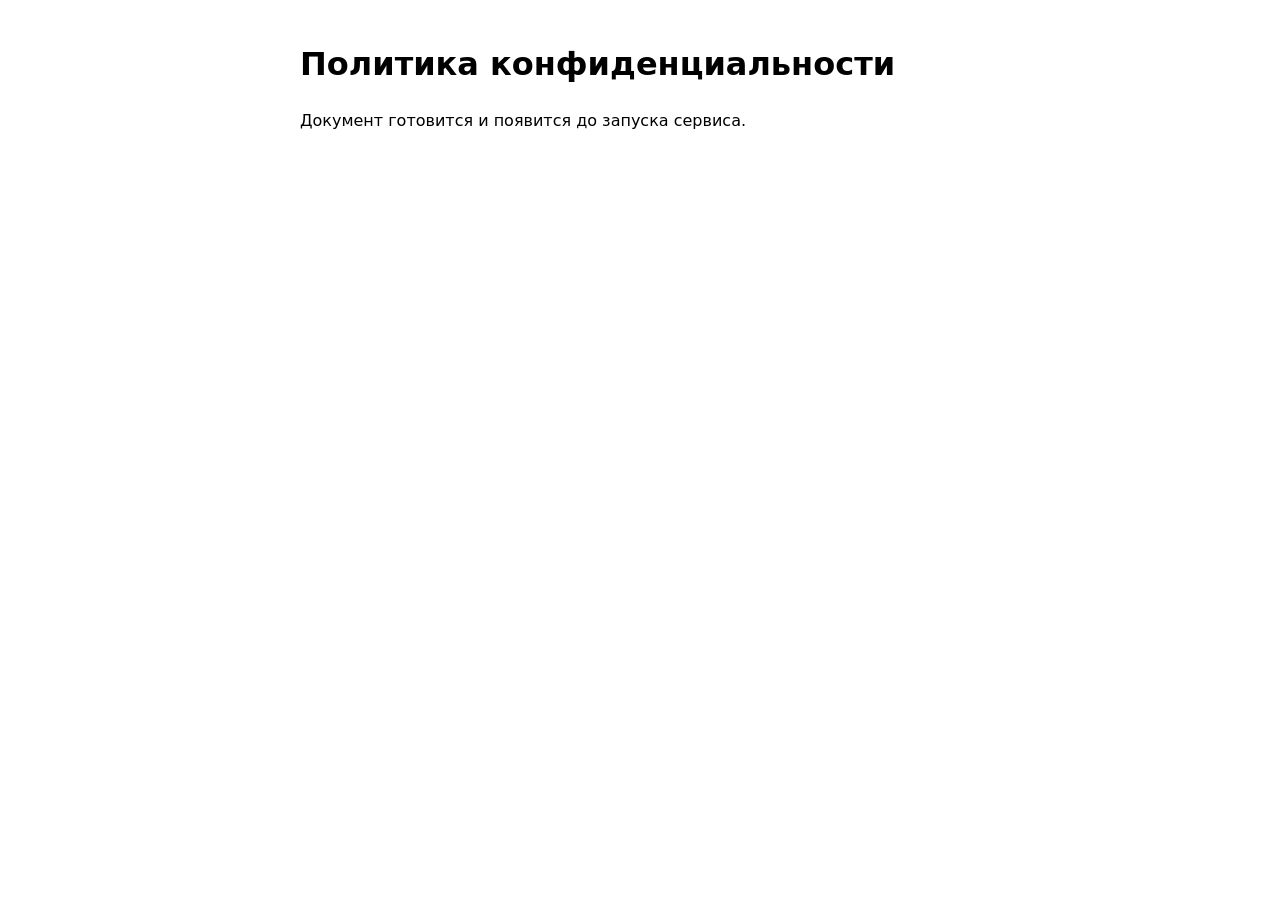
<file: marginly/server/web/legal/privacy.html>
<!doctype html><meta charset="utf-8"><meta name="viewport" content="width=device-width"><title>Политика конфиденциальности — Marginly</title><body style="font:16px/1.5 system-ui;max-width:680px;margin:40px auto;padding:0 16px"><h1>Политика конфиденциальности</h1><p>Документ готовится и появится до запуска сервиса.</p></body>
</file>
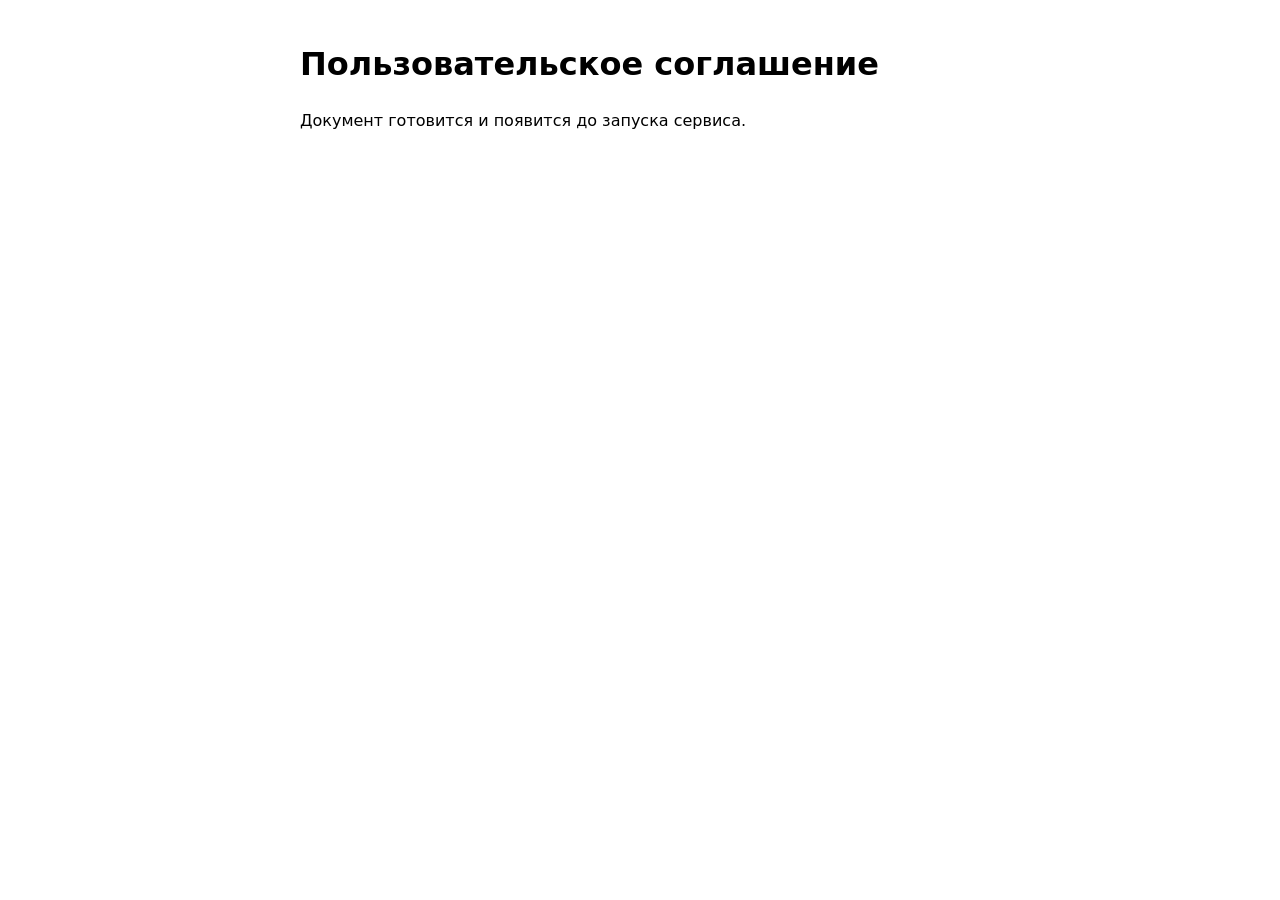
<file: marginly/server/web/legal/terms.html>
<!doctype html><meta charset="utf-8"><meta name="viewport" content="width=device-width"><title>Пользовательское соглашение — Marginly</title><body style="font:16px/1.5 system-ui;max-width:680px;margin:40px auto;padding:0 16px"><h1>Пользовательское соглашение</h1><p>Документ готовится и появится до запуска сервиса.</p></body>
</file>
